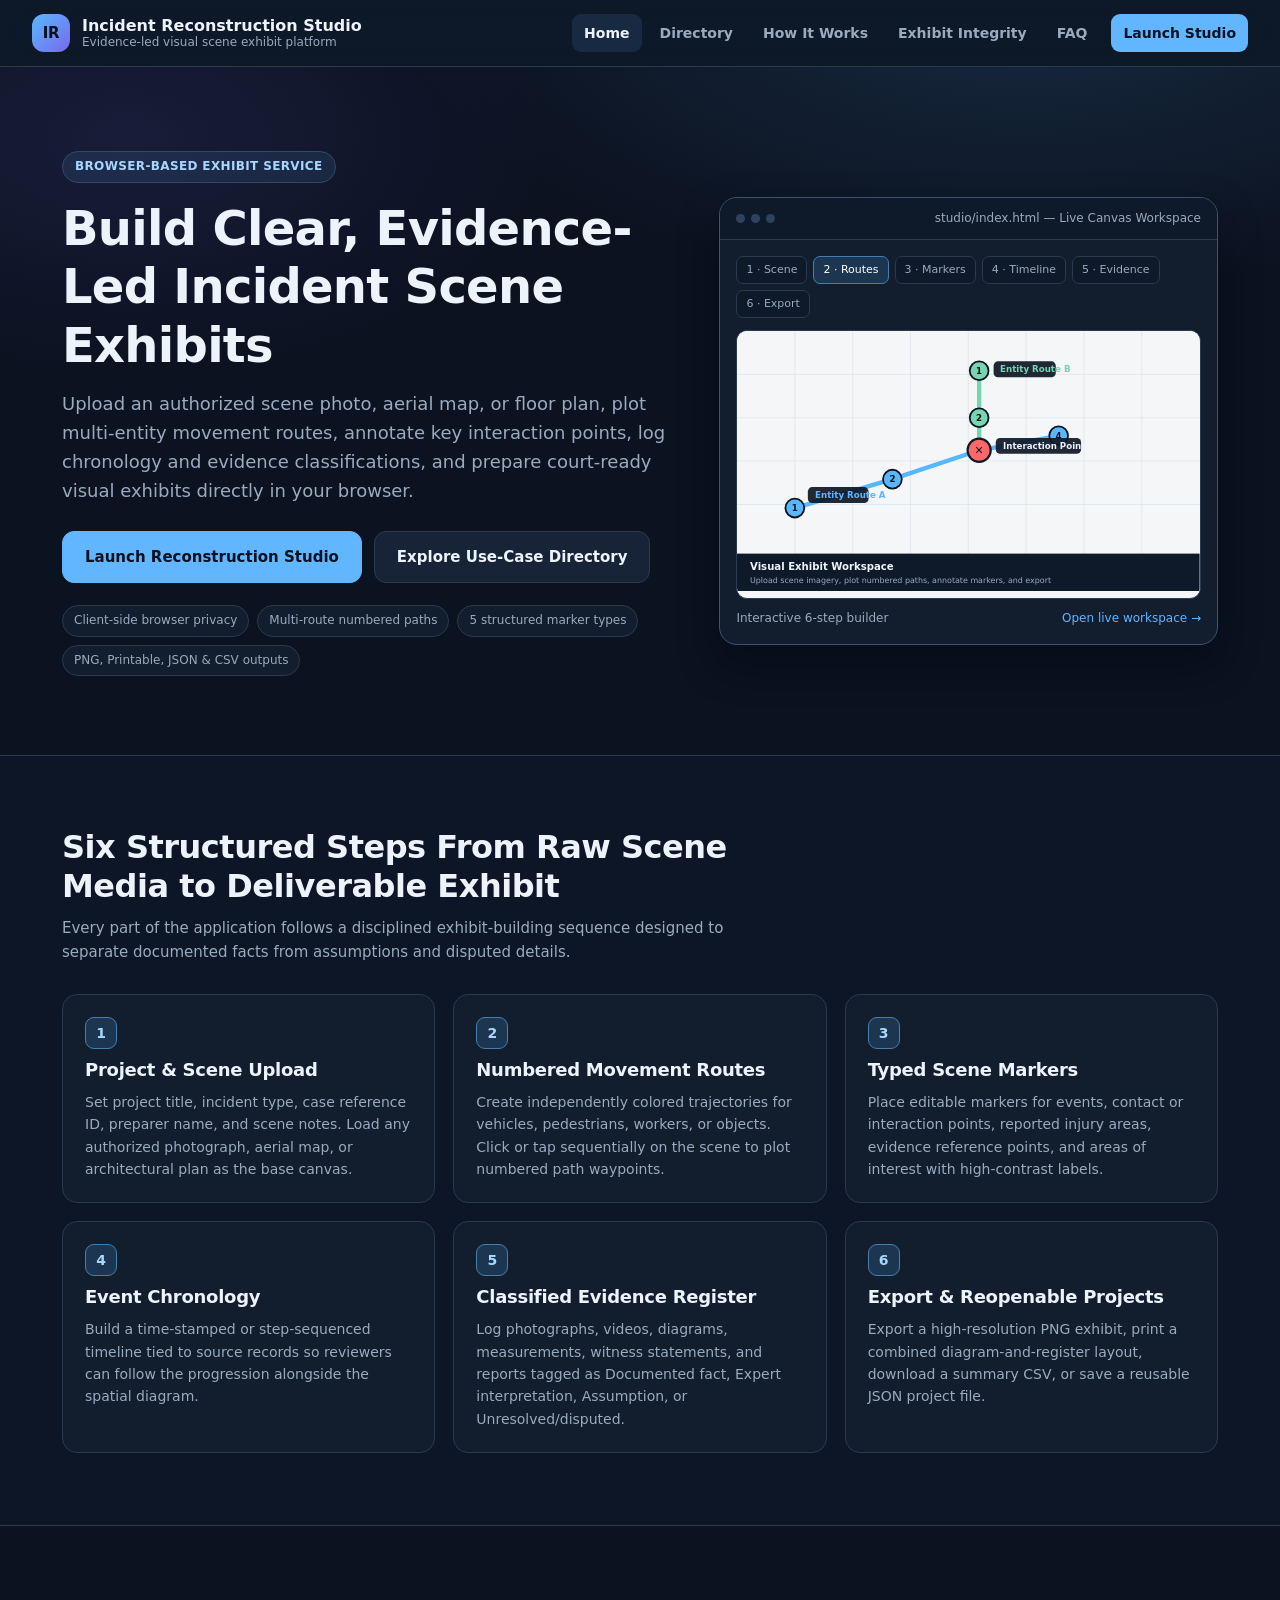
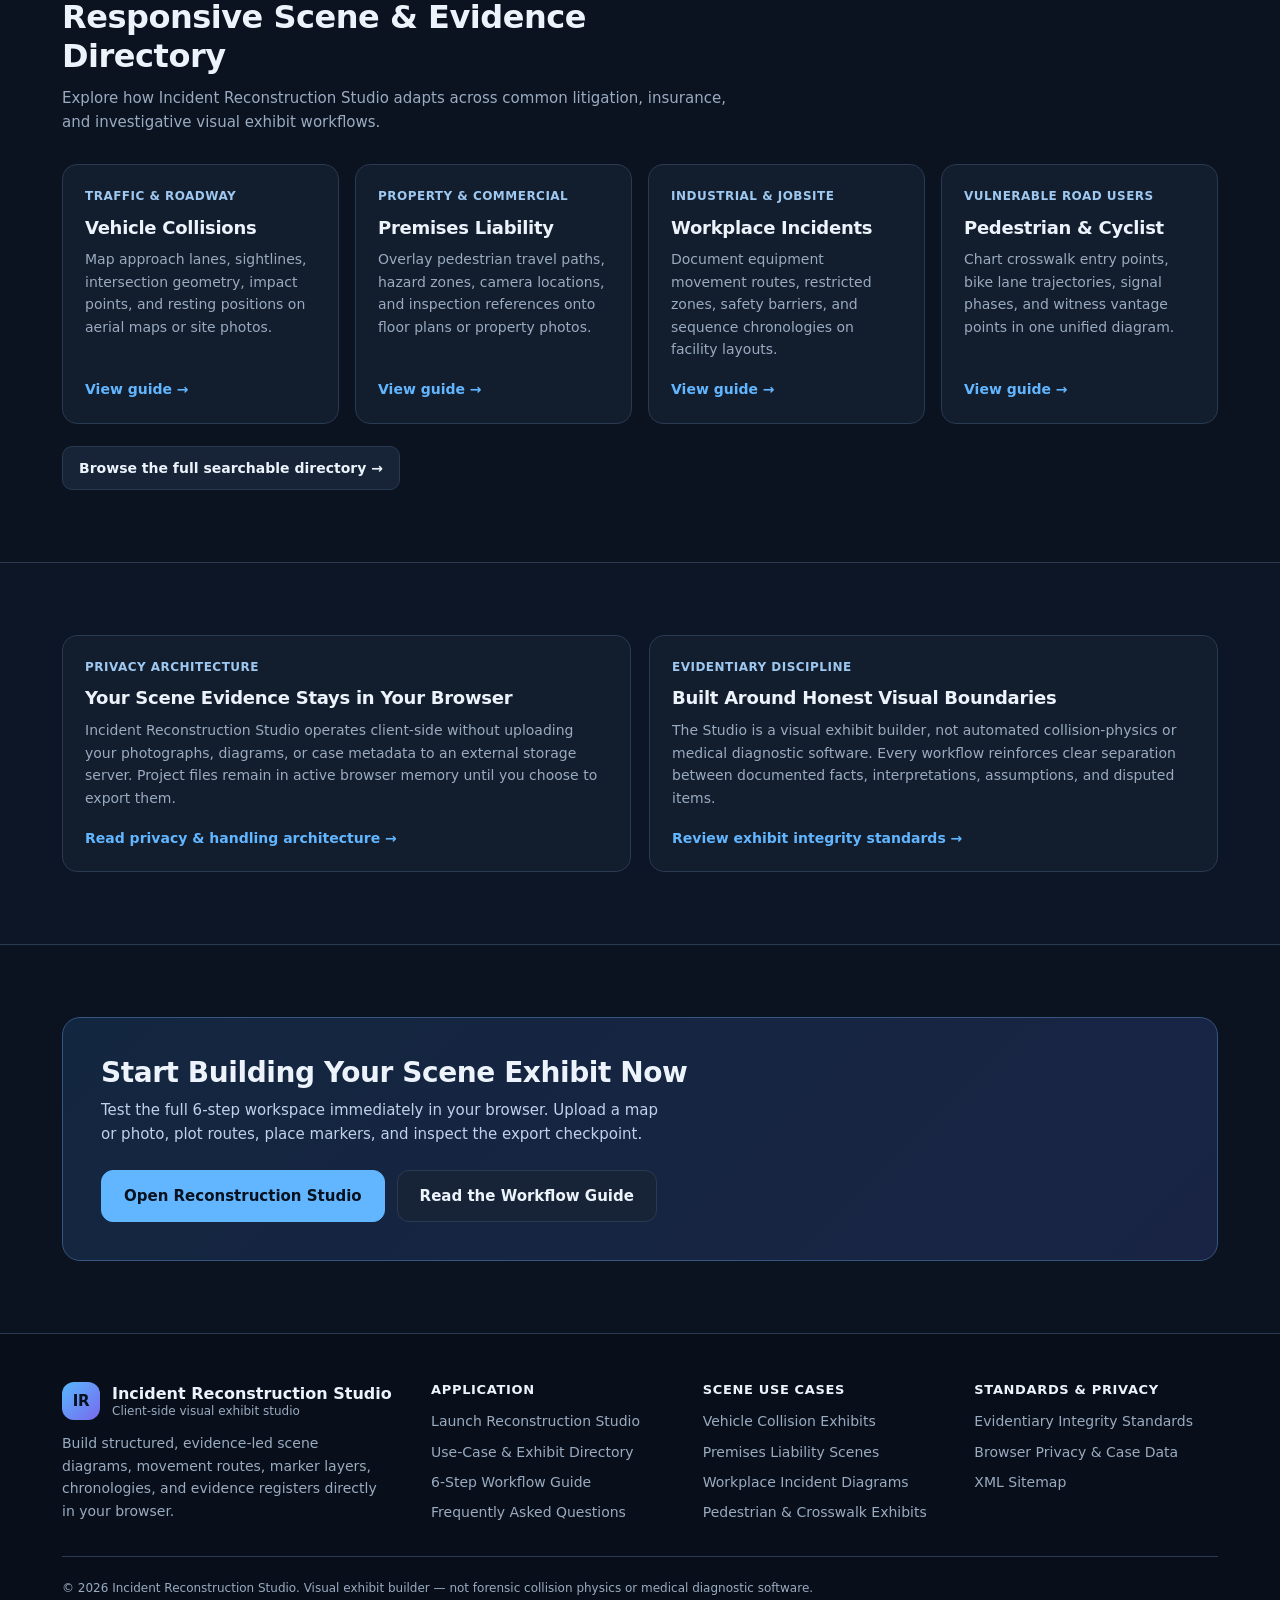
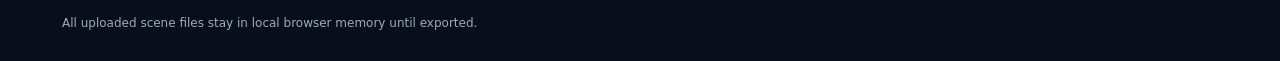
<file: incident-reconstruction-studio-github-v2/index.html>
<!doctype html>
<html lang="en">
<head>
  <meta charset="utf-8">
  <meta name="viewport" content="width=device-width, initial-scale=1">
  <meta name="theme-color" content="#101827">
  <title>Incident Reconstruction Studio | Evidence-Led Scene Exhibit Builder</title>
  <meta name="description" content="Build clear, evidence-led incident scene exhibits in your browser. Upload scene photos or maps, plot numbered movement routes, annotate markers, log chronologies, and export PNG, JSON, or CSV.">
  <meta name="robots" content="index, follow">
  <link rel="canonical" href="https://clearfaultlegal.com/">
  <meta property="og:site_name" content="Incident Reconstruction Studio">
  <meta property="og:title" content="Incident Reconstruction Studio | Evidence-Led Scene Exhibit Builder">
  <meta property="og:description" content="Build clear, evidence-led incident scene exhibits in your browser. Upload scene photos or maps, plot numbered movement routes, annotate markers, log chronologies, and export PNG, JSON, or CSV.">
  <meta property="og:type" content="website">
  <meta property="og:url" content="https://clearfaultlegal.com/">
  <meta name="twitter:card" content="summary_large_image">
  <meta name="twitter:title" content="Incident Reconstruction Studio | Evidence-Led Scene Exhibit Builder">
  <meta name="twitter:description" content="Build clear, evidence-led incident scene exhibits in your browser. Upload scene photos or maps, plot numbered movement routes, annotate markers, log chronologies, and export PNG, JSON, or CSV.">
  <link rel="stylesheet" href="assets/css/site.css">
  <script type="application/ld+json">
{
  "@context": "https://schema.org",
  "@type": "WebSite",
  "name": "Incident Reconstruction Studio",
  "url": "https://clearfaultlegal.com/",
  "description": "Responsive web platform and browser-based studio for building evidence-led incident scene exhibits, movement routes, chronologies, and evidence registers."
}
  </script>
  <script type="application/ld+json">
{
  "@context": "https://schema.org",
  "@type": "WebApplication",
  "name": "Incident Reconstruction Studio",
  "url": "https://clearfaultlegal.com/studio/index.html",
  "applicationCategory": "BusinessApplication",
  "operatingSystem": "Any (Modern Web Browser)",
  "description": "Client-side incident reconstruction exhibit studio for plotting movement routes, scene markers, event chronologies, and classified evidence registers with PNG, print, JSON, and CSV exports."
}
  </script>
</head>
<body>
  <a class="skip-link" href="#main-content">Skip to main content</a>
  <header class="site-header">
    <div class="header-inner">
      <a class="brand" href="index.html">
        <div class="logo" aria-hidden="true">IR</div>
        <div>
          <span class="brand-title">Incident Reconstruction Studio</span>
          <span class="brand-sub">Evidence-led visual scene exhibit platform</span>
        </div>
      </a>
      <button type="button" class="nav-toggle" data-nav-toggle aria-expanded="false" aria-controls="primaryNav">Menu</button>
      <nav id="primaryNav" class="site-nav" data-site-nav aria-label="Primary navigation">
        <a href="index.html" aria-current="page">Home</a>
        <a href="directory/index.html">Directory</a>
        <a href="guides/how-it-works.html">How It Works</a>
        <a href="guides/exhibit-standards.html">Exhibit Integrity</a>
        <a href="faq/index.html">FAQ</a>
        <a class="nav-cta" href="studio/index.html">Launch Studio</a>
      </nav>
    </div>
  </header>

  <main id="main-content">
    <section class="hero">
      <div class="container hero-grid">
        <div>
          <span class="eyebrow">Browser-Based Exhibit Service</span>
          <h1>Build Clear, Evidence-Led Incident Scene Exhibits</h1>
          <p class="hero-lead">Upload an authorized scene photo, aerial map, or floor plan, plot multi-entity movement routes, annotate key interaction points, log chronology and evidence classifications, and prepare court-ready visual exhibits directly in your browser.</p>
          <div class="cta-row">
            <a class="btn primary lg" href="studio/index.html">Launch Reconstruction Studio</a>
            <a class="btn lg" href="directory/index.html">Explore Use-Case Directory</a>
          </div>
          <ul class="pill-list" aria-label="Core platform capabilities">
            <li>Client-side browser privacy</li>
            <li>Multi-route numbered paths</li>
            <li>5 structured marker types</li>
            <li>PNG, Printable, JSON &amp; CSV outputs</li>
          </ul>
        </div>

        <div class="studio-preview" aria-label="Schematic illustration of the Incident Reconstruction Studio workspace">
          <div class="preview-bar">
            <div class="preview-dots" aria-hidden="true"><span></span><span></span><span></span></div>
            <span>studio/index.html — Live Canvas Workspace</span>
          </div>
          <div class="preview-body">
            <div class="preview-tabs" aria-hidden="true">
              <span>1 · Scene</span>
              <span class="active">2 · Routes</span>
              <span>3 · Markers</span>
              <span>4 · Timeline</span>
              <span>5 · Evidence</span>
              <span>6 · Export</span>
            </div>
            <div class="preview-svg-wrap">
              <svg viewBox="0 0 640 360" role="img" aria-label="Schematic preview showing two numbered vehicle routes and a contact point marker over a grid">
                <rect width="640" height="360" fill="#f4f6f8"/>
                <g stroke="#dce3e9" stroke-width="1">
                  <line x1="80" y1="0" x2="80" y2="308"/><line x1="160" y1="0" x2="160" y2="308"/>
                  <line x1="240" y1="0" x2="240" y2="308"/><line x1="320" y1="0" x2="320" y2="308"/>
                  <line x1="400" y1="0" x2="400" y2="308"/><line x1="480" y1="0" x2="480" y2="308"/>
                  <line x1="560" y1="0" x2="560" y2="308"/>
                  <line x1="0" y1="60" x2="640" y2="60"/><line x1="0" y1="120" x2="640" y2="120"/>
                  <line x1="0" y1="180" x2="640" y2="180"/><line x1="0" y1="240" x2="640" y2="240"/>
                </g>
                <!-- Route A -->
                <polyline points="80,245 215,205 335,165 445,145" fill="none" stroke="#58b8ff" stroke-width="6" stroke-linecap="round" stroke-linejoin="round"/>
                <circle cx="80" cy="245" r="13" fill="#58b8ff" stroke="#0b1220" stroke-width="2.5"/>
                <circle cx="215" cy="205" r="13" fill="#58b8ff" stroke="#0b1220" stroke-width="2.5"/>
                <circle cx="335" cy="165" r="13" fill="#58b8ff" stroke="#0b1220" stroke-width="2.5"/>
                <circle cx="445" cy="145" r="13" fill="#58b8ff" stroke="#0b1220" stroke-width="2.5"/>
                <g fill="#07111f" font-family="system-ui,sans-serif" font-size="12" font-weight="700" text-anchor="middle">
                  <text x="80" y="249">1</text><text x="215" y="209">2</text><text x="335" y="169">3</text><text x="445" y="149">4</text>
                </g>
                <!-- Route B -->
                <polyline points="335,55 335,120 335,165" fill="none" stroke="#75d6b0" stroke-width="6" stroke-linecap="round"/>
                <circle cx="335" cy="55" r="13" fill="#75d6b0" stroke="#0b1220" stroke-width="2.5"/>
                <circle cx="335" cy="120" r="13" fill="#75d6b0" stroke="#0b1220" stroke-width="2.5"/>
                <g fill="#07111f" font-family="system-ui,sans-serif" font-size="12" font-weight="700" text-anchor="middle">
                  <text x="335" y="59">1</text><text x="335" y="124">2</text>
                </g>
                <!-- Contact Marker -->
                <circle cx="335" cy="165" r="16" fill="#ff6868" stroke="#101827" stroke-width="3"/>
                <text x="335" y="170" fill="#0b1220" font-family="system-ui,sans-serif" font-size="15" font-weight="800" text-anchor="middle">&#10005;</text>
                <!-- Labels -->
                <rect x="98" y="216" width="84" height="22" rx="6" fill="#0b1220" fill-opacity="0.9"/>
                <text x="108" y="231" fill="#58b8ff" font-family="system-ui,sans-serif" font-size="12" font-weight="700">Entity Route A</text>
                <rect x="355" y="42" width="86" height="22" rx="6" fill="#0b1220" fill-opacity="0.9"/>
                <text x="364" y="57" fill="#75d6b0" font-family="system-ui,sans-serif" font-size="12" font-weight="700">Entity Route B</text>
                <rect x="358" y="148" width="118" height="22" rx="6" fill="#101827" fill-opacity="0.92"/>
                <text x="368" y="163" fill="#edf3fb" font-family="system-ui,sans-serif" font-size="12" font-weight="700">Interaction Point</text>
                <!-- Canvas Footer -->
                <rect x="0" y="308" width="640" height="52" fill="#0e1929"/>
                <text x="18" y="330" fill="#edf3fb" font-family="system-ui,sans-serif" font-size="14" font-weight="700">Visual Exhibit Workspace</text>
                <text x="18" y="348" fill="#9aabc0" font-family="system-ui,sans-serif" font-size="11">Upload scene imagery, plot numbered paths, annotate markers, and export</text>
              </svg>
            </div>
            <div class="preview-caption">
              <span>Interactive 6-step builder</span>
              <a href="studio/index.html">Open live workspace &rarr;</a>
            </div>
          </div>
        </div>
      </div>
    </section>

    <section class="section alt">
      <div class="container">
        <div class="section-header">
          <h2>Six Structured Steps From Raw Scene Media to Deliverable Exhibit</h2>
          <p>Every part of the application follows a disciplined exhibit-building sequence designed to separate documented facts from assumptions and disputed details.</p>
        </div>
        <div class="grid-3">
          <article class="card">
            <div class="step-badge">1</div>
            <h3>Project &amp; Scene Upload</h3>
            <p>Set project title, incident type, case reference ID, preparer name, and scene notes. Load any authorized photograph, aerial map, or architectural plan as the base canvas.</p>
          </article>
          <article class="card">
            <div class="step-badge">2</div>
            <h3>Numbered Movement Routes</h3>
            <p>Create independently colored trajectories for vehicles, pedestrians, workers, or objects. Click or tap sequentially on the scene to plot numbered path waypoints.</p>
          </article>
          <article class="card">
            <div class="step-badge">3</div>
            <h3>Typed Scene Markers</h3>
            <p>Place editable markers for events, contact or interaction points, reported injury areas, evidence reference points, and areas of interest with high-contrast labels.</p>
          </article>
          <article class="card">
            <div class="step-badge">4</div>
            <h3>Event Chronology</h3>
            <p>Build a time-stamped or step-sequenced timeline tied to source records so reviewers can follow the progression alongside the spatial diagram.</p>
          </article>
          <article class="card">
            <div class="step-badge">5</div>
            <h3>Classified Evidence Register</h3>
            <p>Log photographs, videos, diagrams, measurements, witness statements, and reports tagged as Documented fact, Expert interpretation, Assumption, or Unresolved/disputed.</p>
          </article>
          <article class="card">
            <div class="step-badge">6</div>
            <h3>Export &amp; Reopenable Projects</h3>
            <p>Export a high-resolution PNG exhibit, print a combined diagram-and-register layout, download a summary CSV, or save a reusable JSON project file.</p>
          </article>
        </div>
      </div>
    </section>

    <section class="section">
      <div class="container">
        <div class="section-header">
          <h2>Responsive Scene &amp; Evidence Directory</h2>
          <p>Explore how Incident Reconstruction Studio adapts across common litigation, insurance, and investigative visual exhibit workflows.</p>
        </div>
        <div class="grid-4">
          <article class="card interactive">
            <span class="card-meta">Traffic &amp; Roadway</span>
            <h3>Vehicle Collisions</h3>
            <p>Map approach lanes, sightlines, intersection geometry, impact points, and resting positions on aerial maps or site photos.</p>
            <a class="card-link" href="use-cases/vehicle-collisions.html">View guide &rarr;</a>
          </article>
          <article class="card interactive">
            <span class="card-meta">Property &amp; Commercial</span>
            <h3>Premises Liability</h3>
            <p>Overlay pedestrian travel paths, hazard zones, camera locations, and inspection references onto floor plans or property photos.</p>
            <a class="card-link" href="use-cases/premises-liability.html">View guide &rarr;</a>
          </article>
          <article class="card interactive">
            <span class="card-meta">Industrial &amp; Jobsite</span>
            <h3>Workplace Incidents</h3>
            <p>Document equipment movement routes, restricted zones, safety barriers, and sequence chronologies on facility layouts.</p>
            <a class="card-link" href="use-cases/workplace-incidents.html">View guide &rarr;</a>
          </article>
          <article class="card interactive">
            <span class="card-meta">Vulnerable Road Users</span>
            <h3>Pedestrian &amp; Cyclist</h3>
            <p>Chart crosswalk entry points, bike lane trajectories, signal phases, and witness vantage points in one unified diagram.</p>
            <a class="card-link" href="use-cases/pedestrian-bicycle.html">View guide &rarr;</a>
          </article>
        </div>
        <div style="margin-top:22px">
          <a class="btn" href="directory/index.html">Browse the full searchable directory &rarr;</a>
        </div>
      </div>
    </section>

    <section class="section alt">
      <div class="container">
        <div class="grid-2">
          <div class="card">
            <span class="card-meta">Privacy Architecture</span>
            <h3>Your Scene Evidence Stays in Your Browser</h3>
            <p>Incident Reconstruction Studio operates client-side without uploading your photographs, diagrams, or case metadata to an external storage server. Project files remain in active browser memory until you choose to export them.</p>
            <a class="card-link" href="guides/privacy-security.html">Read privacy &amp; handling architecture &rarr;</a>
          </div>
          <div class="card">
            <span class="card-meta">Evidentiary Discipline</span>
            <h3>Built Around Honest Visual Boundaries</h3>
            <p>The Studio is a visual exhibit builder, not automated collision-physics or medical diagnostic software. Every workflow reinforces clear separation between documented facts, interpretations, assumptions, and disputed items.</p>
            <a class="card-link" href="guides/exhibit-standards.html">Review exhibit integrity standards &rarr;</a>
          </div>
        </div>
      </div>
    </section>

    <section class="section">
      <div class="container">
        <div class="cta-banner">
          <div>
            <h2>Start Building Your Scene Exhibit Now</h2>
            <p>Test the full 6-step workspace immediately in your browser. Upload a map or photo, plot routes, place markers, and inspect the export checkpoint.</p>
          </div>
          <div class="cta-row">
            <a class="btn primary lg" href="studio/index.html">Open Reconstruction Studio</a>
            <a class="btn lg" href="guides/how-it-works.html">Read the Workflow Guide</a>
          </div>
        </div>
      </div>
    </section>

  </main>

  <footer class="site-footer">
    <div class="container">
      <div class="footer-grid">
        <div class="footer-col">
          <div class="brand" style="margin-bottom:12px">
            <div class="logo" aria-hidden="true">IR</div>
            <div>
              <span class="brand-title">Incident Reconstruction Studio</span>
              <span class="brand-sub">Client-side visual exhibit studio</span>
            </div>
          </div>
          <p style="margin:0;max-width:36ch">Build structured, evidence-led scene diagrams, movement routes, marker layers, chronologies, and evidence registers directly in your browser.</p>
        </div>
        <div class="footer-col">
          <h4>Application</h4>
          <ul>
            <li><a href="studio/index.html">Launch Reconstruction Studio</a></li>
            <li><a href="directory/index.html">Use-Case &amp; Exhibit Directory</a></li>
            <li><a href="guides/how-it-works.html">6-Step Workflow Guide</a></li>
            <li><a href="faq/index.html">Frequently Asked Questions</a></li>
          </ul>
        </div>
        <div class="footer-col">
          <h4>Scene Use Cases</h4>
          <ul>
            <li><a href="use-cases/vehicle-collisions.html">Vehicle Collision Exhibits</a></li>
            <li><a href="use-cases/premises-liability.html">Premises Liability Scenes</a></li>
            <li><a href="use-cases/workplace-incidents.html">Workplace Incident Diagrams</a></li>
            <li><a href="use-cases/pedestrian-bicycle.html">Pedestrian &amp; Crosswalk Exhibits</a></li>
          </ul>
        </div>
        <div class="footer-col">
          <h4>Standards &amp; Privacy</h4>
          <ul>
            <li><a href="guides/exhibit-standards.html">Evidentiary Integrity Standards</a></li>
            <li><a href="guides/privacy-security.html">Browser Privacy &amp; Case Data</a></li>
            <li><a href="sitemap.xml">XML Sitemap</a></li>
          </ul>
        </div>
      </div>
      <div class="footer-bottom">
        <span>&copy; 2026 Incident Reconstruction Studio. Visual exhibit builder — not forensic collision physics or medical diagnostic software.</span>
        <span>All uploaded scene files stay in local browser memory until exported.</span>
      </div>
    </div>
  </footer>
  <script src="assets/js/site.js" defer></script>
</body>
</html>
</file>
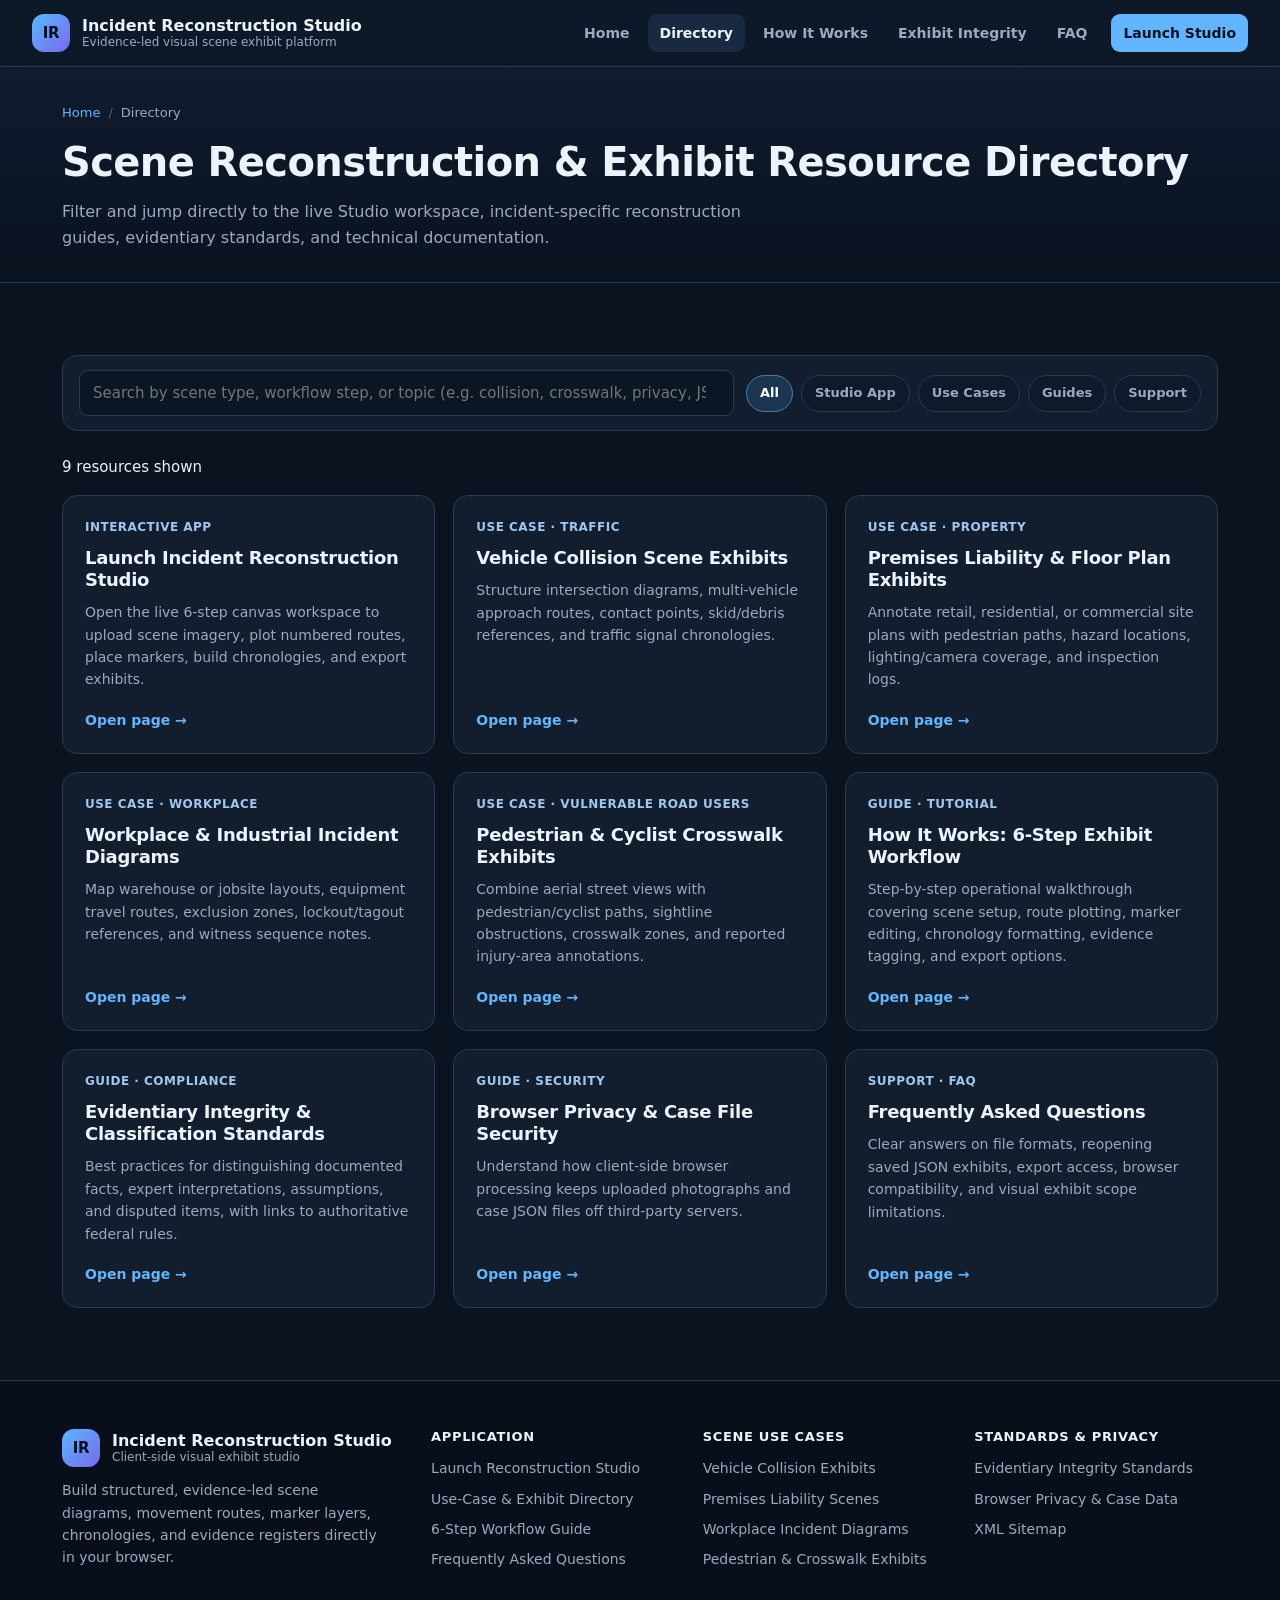
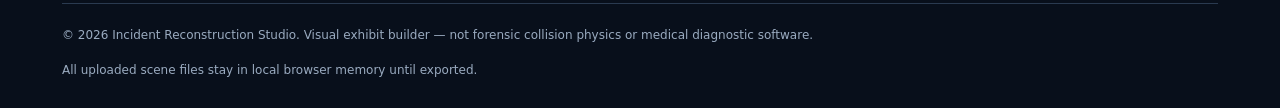
<file: incident-reconstruction-studio-github-v2/directory/index.html>
<!doctype html>
<html lang="en">
<head>
  <meta charset="utf-8">
  <meta name="viewport" content="width=device-width, initial-scale=1">
  <meta name="theme-color" content="#101827">
  <title>Resource & Use-Case Directory | Incident Reconstruction Studio</title>
  <meta name="description" content="Browse and filter incident scene exhibit resources: vehicle collisions, premises liability, workplace incidents, pedestrian exhibits, workflow guides, and the live Studio app.">
  <meta name="robots" content="index, follow">
  <link rel="canonical" href="https://clearfaultlegal.com/directory/index.html">
  <meta property="og:site_name" content="Incident Reconstruction Studio">
  <meta property="og:title" content="Resource & Use-Case Directory | Incident Reconstruction Studio">
  <meta property="og:description" content="Browse and filter incident scene exhibit resources: vehicle collisions, premises liability, workplace incidents, pedestrian exhibits, workflow guides, and the live Studio app.">
  <meta property="og:type" content="website">
  <meta property="og:url" content="https://clearfaultlegal.com/directory/index.html">
  <meta name="twitter:card" content="summary_large_image">
  <meta name="twitter:title" content="Resource & Use-Case Directory | Incident Reconstruction Studio">
  <meta name="twitter:description" content="Browse and filter incident scene exhibit resources: vehicle collisions, premises liability, workplace incidents, pedestrian exhibits, workflow guides, and the live Studio app.">
  <link rel="stylesheet" href="../assets/css/site.css">
  <script type="application/ld+json">
{
  "@context": "https://schema.org",
  "@type": "CollectionPage",
  "name": "Incident Reconstruction Studio Directory",
  "url": "https://clearfaultlegal.com/directory/index.html",
  "description": "Searchable directory of incident scene reconstruction use cases, exhibit standards, workflow guides, and the interactive Studio application.",
  "mainEntity": {
    "@type": "ItemList",
    "itemListElement": [
      {
        "@type": "ListItem",
        "position": 1,
        "name": "Launch Incident Reconstruction Studio",
        "url": "https://clearfaultlegal.com/studio/index.html"
      },
      {
        "@type": "ListItem",
        "position": 2,
        "name": "Vehicle Collision Scene Exhibits",
        "url": "https://clearfaultlegal.com/use-cases/vehicle-collisions.html"
      },
      {
        "@type": "ListItem",
        "position": 3,
        "name": "Premises Liability & Floor Plan Exhibits",
        "url": "https://clearfaultlegal.com/use-cases/premises-liability.html"
      },
      {
        "@type": "ListItem",
        "position": 4,
        "name": "Workplace & Industrial Incident Diagrams",
        "url": "https://clearfaultlegal.com/use-cases/workplace-incidents.html"
      },
      {
        "@type": "ListItem",
        "position": 5,
        "name": "Pedestrian & Cyclist Crosswalk Exhibits",
        "url": "https://clearfaultlegal.com/use-cases/pedestrian-bicycle.html"
      },
      {
        "@type": "ListItem",
        "position": 6,
        "name": "How It Works: 6-Step Exhibit Workflow",
        "url": "https://clearfaultlegal.com/guides/how-it-works.html"
      },
      {
        "@type": "ListItem",
        "position": 7,
        "name": "Evidentiary Integrity & Classification Standards",
        "url": "https://clearfaultlegal.com/guides/exhibit-standards.html"
      },
      {
        "@type": "ListItem",
        "position": 8,
        "name": "Browser Privacy & Case File Security",
        "url": "https://clearfaultlegal.com/guides/privacy-security.html"
      },
      {
        "@type": "ListItem",
        "position": 9,
        "name": "Frequently Asked Questions",
        "url": "https://clearfaultlegal.com/faq/index.html"
      }
    ]
  }
}
  </script>
  <script type="application/ld+json">
{
  "@context": "https://schema.org",
  "@type": "BreadcrumbList",
  "itemListElement": [
    {
      "@type": "ListItem",
      "position": 1,
      "name": "Home",
      "item": "https://clearfaultlegal.com/"
    },
    {
      "@type": "ListItem",
      "position": 2,
      "name": "Directory",
      "item": "https://clearfaultlegal.com/directory/index.html"
    }
  ]
}
  </script>
</head>
<body>
  <a class="skip-link" href="#main-content">Skip to main content</a>
  <header class="site-header">
    <div class="header-inner">
      <a class="brand" href="../index.html">
        <div class="logo" aria-hidden="true">IR</div>
        <div>
          <span class="brand-title">Incident Reconstruction Studio</span>
          <span class="brand-sub">Evidence-led visual scene exhibit platform</span>
        </div>
      </a>
      <button type="button" class="nav-toggle" data-nav-toggle aria-expanded="false" aria-controls="primaryNav">Menu</button>
      <nav id="primaryNav" class="site-nav" data-site-nav aria-label="Primary navigation">
        <a href="../index.html">Home</a>
        <a href="../directory/index.html" aria-current="page">Directory</a>
        <a href="../guides/how-it-works.html">How It Works</a>
        <a href="../guides/exhibit-standards.html">Exhibit Integrity</a>
        <a href="../faq/index.html">FAQ</a>
        <a class="nav-cta" href="../studio/index.html">Launch Studio</a>
      </nav>
    </div>
  </header>

  <main id="main-content">
    <section class="page-hero">
      <div class="container">
        <nav class="breadcrumbs" aria-label="Breadcrumb">
          <a href="../index.html">Home</a>
          <span aria-hidden="true">/</span>
          <span>Directory</span>
        </nav>
        <h1>Scene Reconstruction &amp; Exhibit Resource Directory</h1>
        <p>Filter and jump directly to the live Studio workspace, incident-specific reconstruction guides, evidentiary standards, and technical documentation.</p>
      </div>
    </section>

    <section class="section">
      <div class="container">
        <div class="directory-controls" role="region" aria-label="Directory search and filters">
          <div class="search-box">
            <label for="directorySearch" class="skip-link">Search directory resources</label>
            <input type="search" id="directorySearch" placeholder="Search by scene type, workflow step, or topic (e.g. collision, crosswalk, privacy, JSON)...">
          </div>
          <div class="filter-chips" role="group" aria-label="Category filters">
            <button type="button" class="chip active" data-filter-cat="all" aria-pressed="true">All</button>
            <button type="button" class="chip" data-filter-cat="tool" aria-pressed="false">Studio App</button>
            <button type="button" class="chip" data-filter-cat="use-case" aria-pressed="false">Use Cases</button>
            <button type="button" class="chip" data-filter-cat="guide" aria-pressed="false">Guides</button>
            <button type="button" class="chip" data-filter-cat="support" aria-pressed="false">Support</button>
          </div>
        </div>

        <p class="small" id="directoryCount" style="margin:0 0 16px"></p>

        <div class="grid-3">
          <article class="card interactive" data-dir-item data-category="tool" data-keywords="studio app tool canvas routes markers timeline evidence export png json csv">
            <span class="card-meta">Interactive App</span>
            <h3>Launch Incident Reconstruction Studio</h3>
            <p>Open the live 6-step canvas workspace to upload scene imagery, plot numbered routes, place markers, build chronologies, and export exhibits.</p>
            <a class="card-link" href="../studio/index.html">Open page &rarr;</a>
          </article>
          <article class="card interactive" data-dir-item data-category="use-case" data-keywords="vehicle collision car crash auto accident intersection traffic roadway lanes impact">
            <span class="card-meta">Use Case · Traffic</span>
            <h3>Vehicle Collision Scene Exhibits</h3>
            <p>Structure intersection diagrams, multi-vehicle approach routes, contact points, skid/debris references, and traffic signal chronologies.</p>
            <a class="card-link" href="../use-cases/vehicle-collisions.html">Open page &rarr;</a>
          </article>
          <article class="card interactive" data-dir-item data-category="use-case" data-keywords="premises liability slip fall property floor plan hazard store walkway stairs">
            <span class="card-meta">Use Case · Property</span>
            <h3>Premises Liability & Floor Plan Exhibits</h3>
            <p>Annotate retail, residential, or commercial site plans with pedestrian paths, hazard locations, lighting/camera coverage, and inspection logs.</p>
            <a class="card-link" href="../use-cases/premises-liability.html">Open page &rarr;</a>
          </article>
          <article class="card interactive" data-dir-item data-category="use-case" data-keywords="workplace industrial osha construction warehouse forklift jobsite safety incident">
            <span class="card-meta">Use Case · Workplace</span>
            <h3>Workplace & Industrial Incident Diagrams</h3>
            <p>Map warehouse or jobsite layouts, equipment travel routes, exclusion zones, lockout/tagout references, and witness sequence notes.</p>
            <a class="card-link" href="../use-cases/workplace-incidents.html">Open page &rarr;</a>
          </article>
          <article class="card interactive" data-dir-item data-category="use-case" data-keywords="pedestrian cyclist bicycle crosswalk bike lane visibility sightline sidewalk">
            <span class="card-meta">Use Case · Vulnerable Road Users</span>
            <h3>Pedestrian & Cyclist Crosswalk Exhibits</h3>
            <p>Combine aerial street views with pedestrian/cyclist paths, sightline obstructions, crosswalk zones, and reported injury-area annotations.</p>
            <a class="card-link" href="../use-cases/pedestrian-bicycle.html">Open page &rarr;</a>
          </article>
          <article class="card interactive" data-dir-item data-category="guide" data-keywords="how it works tutorial workflow steps guide instructions training">
            <span class="card-meta">Guide · Tutorial</span>
            <h3>How It Works: 6-Step Exhibit Workflow</h3>
            <p>Step-by-step operational walkthrough covering scene setup, route plotting, marker editing, chronology formatting, evidence tagging, and export options.</p>
            <a class="card-link" href="../guides/how-it-works.html">Open page &rarr;</a>
          </article>
          <article class="card interactive" data-dir-item data-category="guide" data-keywords="evidence standards admissibility fre rule 107 rule 901 court demonstrative exhibit">
            <span class="card-meta">Guide · Compliance</span>
            <h3>Evidentiary Integrity & Classification Standards</h3>
            <p>Best practices for distinguishing documented facts, expert interpretations, assumptions, and disputed items, with links to authoritative federal rules.</p>
            <a class="card-link" href="../guides/exhibit-standards.html">Open page &rarr;</a>
          </article>
          <article class="card interactive" data-dir-item data-category="guide" data-keywords="privacy security local browser client-side confidentiality json case files">
            <span class="card-meta">Guide · Security</span>
            <h3>Browser Privacy & Case File Security</h3>
            <p>Understand how client-side browser processing keeps uploaded photographs and case JSON files off third-party servers.</p>
            <a class="card-link" href="../guides/privacy-security.html">Open page &rarr;</a>
          </article>
          <article class="card interactive" data-dir-item data-category="support" data-keywords="faq questions help answers export pricing license formats browser mobile">
            <span class="card-meta">Support · FAQ</span>
            <h3>Frequently Asked Questions</h3>
            <p>Clear answers on file formats, reopening saved JSON exhibits, export access, browser compatibility, and visual exhibit scope limitations.</p>
            <a class="card-link" href="../faq/index.html">Open page &rarr;</a>
          </article>
        </div>

        <div id="directoryEmpty" class="empty hidden" style="margin-top:18px">No matching resources found. Clear your search filter to view all directory pages.</div>
      </div>
    </section>

  </main>

  <footer class="site-footer">
    <div class="container">
      <div class="footer-grid">
        <div class="footer-col">
          <div class="brand" style="margin-bottom:12px">
            <div class="logo" aria-hidden="true">IR</div>
            <div>
              <span class="brand-title">Incident Reconstruction Studio</span>
              <span class="brand-sub">Client-side visual exhibit studio</span>
            </div>
          </div>
          <p style="margin:0;max-width:36ch">Build structured, evidence-led scene diagrams, movement routes, marker layers, chronologies, and evidence registers directly in your browser.</p>
        </div>
        <div class="footer-col">
          <h4>Application</h4>
          <ul>
            <li><a href="../studio/index.html">Launch Reconstruction Studio</a></li>
            <li><a href="../directory/index.html">Use-Case &amp; Exhibit Directory</a></li>
            <li><a href="../guides/how-it-works.html">6-Step Workflow Guide</a></li>
            <li><a href="../faq/index.html">Frequently Asked Questions</a></li>
          </ul>
        </div>
        <div class="footer-col">
          <h4>Scene Use Cases</h4>
          <ul>
            <li><a href="../use-cases/vehicle-collisions.html">Vehicle Collision Exhibits</a></li>
            <li><a href="../use-cases/premises-liability.html">Premises Liability Scenes</a></li>
            <li><a href="../use-cases/workplace-incidents.html">Workplace Incident Diagrams</a></li>
            <li><a href="../use-cases/pedestrian-bicycle.html">Pedestrian &amp; Crosswalk Exhibits</a></li>
          </ul>
        </div>
        <div class="footer-col">
          <h4>Standards &amp; Privacy</h4>
          <ul>
            <li><a href="../guides/exhibit-standards.html">Evidentiary Integrity Standards</a></li>
            <li><a href="../guides/privacy-security.html">Browser Privacy &amp; Case Data</a></li>
            <li><a href="../sitemap.xml">XML Sitemap</a></li>
          </ul>
        </div>
      </div>
      <div class="footer-bottom">
        <span>&copy; 2026 Incident Reconstruction Studio. Visual exhibit builder — not forensic collision physics or medical diagnostic software.</span>
        <span>All uploaded scene files stay in local browser memory until exported.</span>
      </div>
    </div>
  </footer>
  <script src="../assets/js/site.js" defer></script>
</body>
</html>
</file>
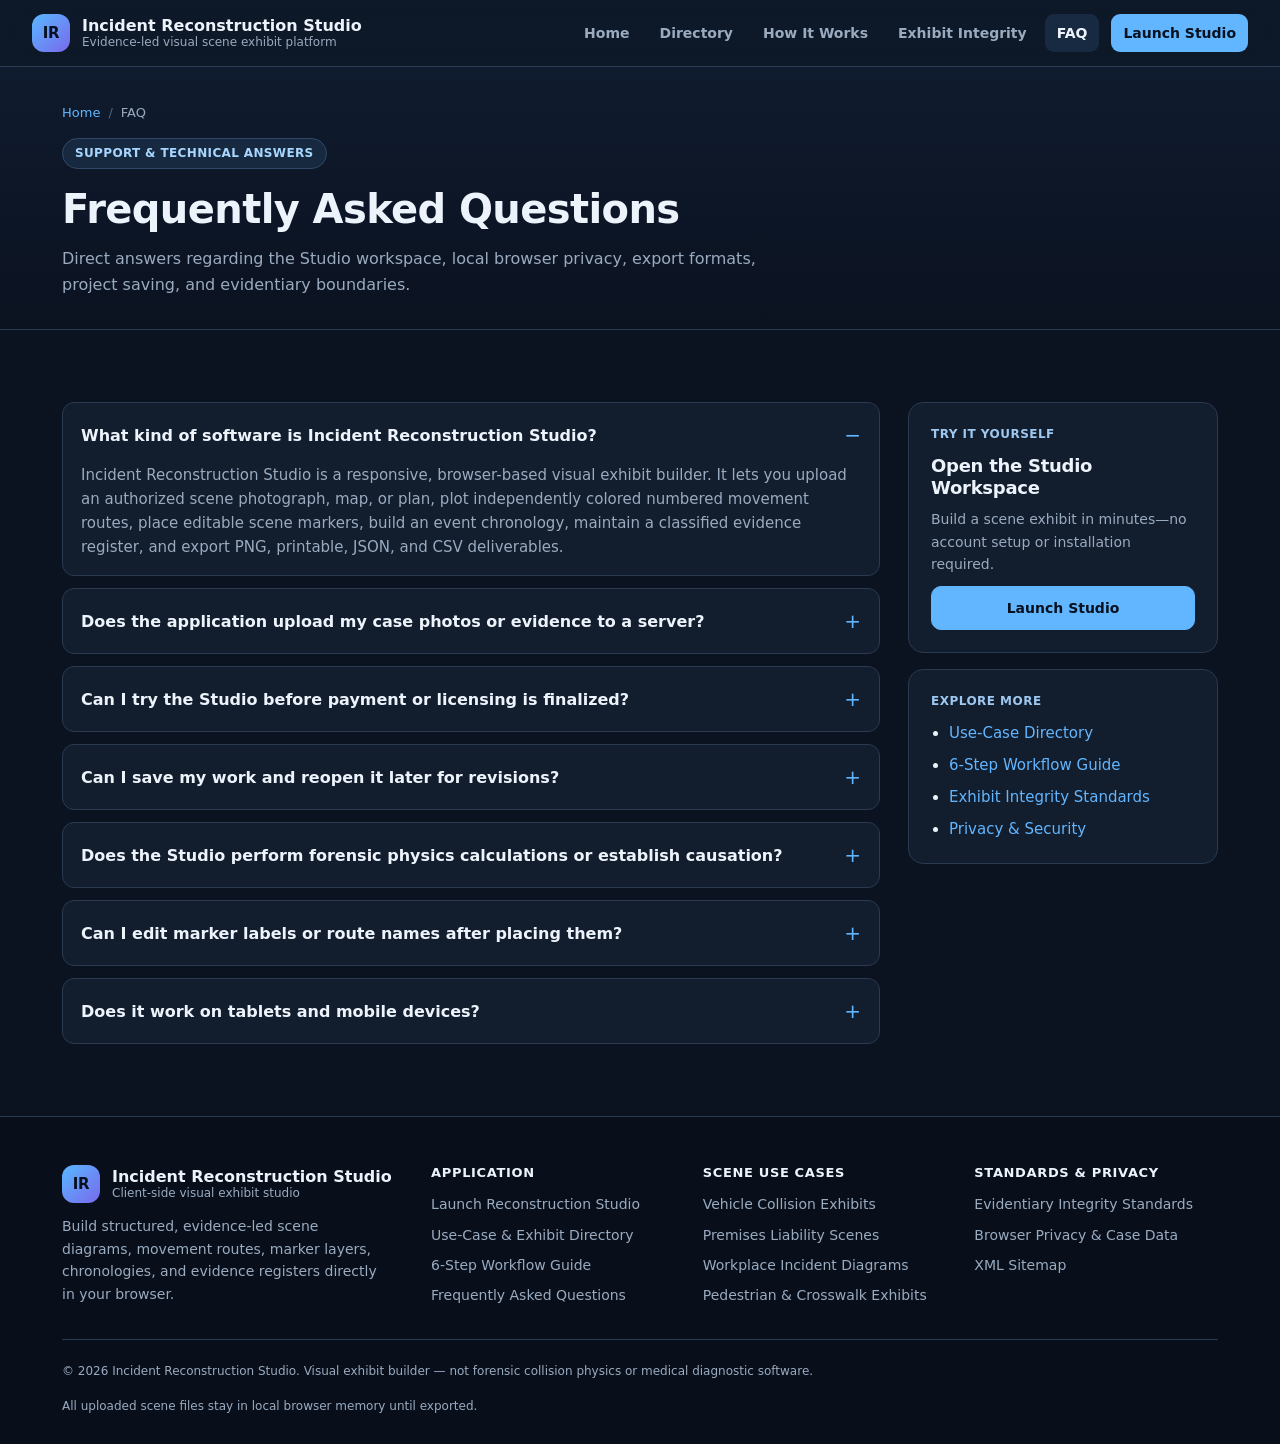
<file: incident-reconstruction-studio-github-v2/faq/index.html>
<!doctype html>
<html lang="en">
<head>
  <meta charset="utf-8">
  <meta name="viewport" content="width=device-width, initial-scale=1">
  <meta name="theme-color" content="#101827">
  <title>Frequently Asked Questions | Incident Reconstruction Studio</title>
  <meta name="description" content="Answers to common questions about Incident Reconstruction Studio: browser privacy, PNG/JSON/CSV exports, editing markers, mobile support, and exhibit limitations.">
  <meta name="robots" content="index, follow">
  <link rel="canonical" href="https://clearfaultlegal.com/faq/index.html">
  <meta property="og:site_name" content="Incident Reconstruction Studio">
  <meta property="og:title" content="Frequently Asked Questions | Incident Reconstruction Studio">
  <meta property="og:description" content="Answers to common questions about Incident Reconstruction Studio: browser privacy, PNG/JSON/CSV exports, editing markers, mobile support, and exhibit limitations.">
  <meta property="og:type" content="website">
  <meta property="og:url" content="https://clearfaultlegal.com/faq/index.html">
  <meta name="twitter:card" content="summary_large_image">
  <meta name="twitter:title" content="Frequently Asked Questions | Incident Reconstruction Studio">
  <meta name="twitter:description" content="Answers to common questions about Incident Reconstruction Studio: browser privacy, PNG/JSON/CSV exports, editing markers, mobile support, and exhibit limitations.">
  <link rel="stylesheet" href="../assets/css/site.css">
  <script type="application/ld+json">
{
  "@context": "https://schema.org",
  "@type": "FAQPage",
  "mainEntity": [
    {
      "@type": "Question",
      "name": "What kind of software is Incident Reconstruction Studio?",
      "acceptedAnswer": {
        "@type": "Answer",
        "text": "Incident Reconstruction Studio is a responsive, browser-based visual exhibit builder. It lets you upload an authorized scene photograph, map, or plan, plot independently colored numbered movement routes, place editable scene markers, build an event chronology, maintain a classified evidence register, and export PNG, printable, JSON, and CSV deliverables."
      }
    },
    {
      "@type": "Question",
      "name": "Does the application upload my case photos or evidence to a server?",
      "acceptedAnswer": {
        "@type": "Answer",
        "text": "No. The Studio runs entirely client-side in your browser. Uploaded scene imagery and project data stay in local browser page memory until you export them. You should store exported JSON, PNG, and CSV files using your organization's approved secure storage."
      }
    },
    {
      "@type": "Question",
      "name": "Can I try the Studio before payment or licensing is finalized?",
      "acceptedAnswer": {
        "@type": "Answer",
        "text": "Yes. You can use the full 6-step Studio workspace directly in your browser right now. Export actions route through an integrated Export Access Checkpoint designed to connect cleanly to a payment provider once commercial licensing is configured."
      }
    },
    {
      "@type": "Question",
      "name": "Can I save my work and reopen it later for revisions?",
      "acceptedAnswer": {
        "@type": "Answer",
        "text": "Yes. Use Save project or Download project JSON in Step 6 to save a self-contained JSON file (which includes your routes, markers, timeline, evidence register, and uploaded base image). Click Open project in the Studio toolbar anytime to reload and keep editing."
      }
    },
    {
      "@type": "Question",
      "name": "Does the Studio perform forensic physics calculations or establish causation?",
      "acceptedAnswer": {
        "@type": "Answer",
        "text": "No. It is an illustrative visual exhibit builder, not forensic collision dynamics or medical diagnostic software. All geometry, routes, labels, and chronology entries are user-entered visualizations. Technical conclusions should always be reviewed by appropriately qualified experts."
      }
    },
    {
      "@type": "Question",
      "name": "Can I edit marker labels or route names after placing them?",
      "acceptedAnswer": {
        "@type": "Answer",
        "text": "Yes. Both the Routes panel and Markers panel in the Studio sidebar include Edit buttons so you can update labels, names, and source descriptions without deleting and recreating points."
      }
    },
    {
      "@type": "Question",
      "name": "Does it work on tablets and mobile devices?",
      "acceptedAnswer": {
        "@type": "Answer",
        "text": "Yes. Both the multi-page website and the Studio workspace use a responsive layout that adapts to desktop, tablet, and mobile viewports, supporting tap-to-place points and touch-friendly controls."
      }
    }
  ]
}
  </script>
  <script type="application/ld+json">
{
  "@context": "https://schema.org",
  "@type": "BreadcrumbList",
  "itemListElement": [
    {
      "@type": "ListItem",
      "position": 1,
      "name": "Home",
      "item": "https://clearfaultlegal.com/"
    },
    {
      "@type": "ListItem",
      "position": 2,
      "name": "FAQ",
      "item": "https://clearfaultlegal.com/faq/index.html"
    }
  ]
}
  </script>
</head>
<body>
  <a class="skip-link" href="#main-content">Skip to main content</a>
  <header class="site-header">
    <div class="header-inner">
      <a class="brand" href="../index.html">
        <div class="logo" aria-hidden="true">IR</div>
        <div>
          <span class="brand-title">Incident Reconstruction Studio</span>
          <span class="brand-sub">Evidence-led visual scene exhibit platform</span>
        </div>
      </a>
      <button type="button" class="nav-toggle" data-nav-toggle aria-expanded="false" aria-controls="primaryNav">Menu</button>
      <nav id="primaryNav" class="site-nav" data-site-nav aria-label="Primary navigation">
        <a href="../index.html">Home</a>
        <a href="../directory/index.html">Directory</a>
        <a href="../guides/how-it-works.html">How It Works</a>
        <a href="../guides/exhibit-standards.html">Exhibit Integrity</a>
        <a href="../faq/index.html" aria-current="page">FAQ</a>
        <a class="nav-cta" href="../studio/index.html">Launch Studio</a>
      </nav>
    </div>
  </header>

  <main id="main-content">
    <section class="page-hero">
      <div class="container">
        <nav class="breadcrumbs" aria-label="Breadcrumb">
          <a href="../index.html">Home</a>
          <span aria-hidden="true">/</span>
          <span>FAQ</span>
        </nav>
        <span class="eyebrow">Support &amp; Technical Answers</span>
        <h1>Frequently Asked Questions</h1>
        <p>Direct answers regarding the Studio workspace, local browser privacy, export formats, project saving, and evidentiary boundaries.</p>
      </div>
    </section>

    <section class="section">
      <div class="container content-layout">
        <div class="faq-list">
          <details class="faq-item" open>
            <summary>What kind of software is Incident Reconstruction Studio?</summary>
            <p>Incident Reconstruction Studio is a responsive, browser-based visual exhibit builder. It lets you upload an authorized scene photograph, map, or plan, plot independently colored numbered movement routes, place editable scene markers, build an event chronology, maintain a classified evidence register, and export PNG, printable, JSON, and CSV deliverables.</p>
          </details>
          <details class="faq-item">
            <summary>Does the application upload my case photos or evidence to a server?</summary>
            <p>No. The Studio runs entirely client-side in your browser. Uploaded scene imagery and project data stay in local browser page memory until you export them. You should store exported JSON, PNG, and CSV files using your organization's approved secure storage.</p>
          </details>
          <details class="faq-item">
            <summary>Can I try the Studio before payment or licensing is finalized?</summary>
            <p>Yes. You can use the full 6-step Studio workspace directly in your browser right now. Export actions route through an integrated Export Access Checkpoint designed to connect cleanly to a payment provider once commercial licensing is configured.</p>
          </details>
          <details class="faq-item">
            <summary>Can I save my work and reopen it later for revisions?</summary>
            <p>Yes. Use Save project or Download project JSON in Step 6 to save a self-contained JSON file (which includes your routes, markers, timeline, evidence register, and uploaded base image). Click Open project in the Studio toolbar anytime to reload and keep editing.</p>
          </details>
          <details class="faq-item">
            <summary>Does the Studio perform forensic physics calculations or establish causation?</summary>
            <p>No. It is an illustrative visual exhibit builder, not forensic collision dynamics or medical diagnostic software. All geometry, routes, labels, and chronology entries are user-entered visualizations. Technical conclusions should always be reviewed by appropriately qualified experts.</p>
          </details>
          <details class="faq-item">
            <summary>Can I edit marker labels or route names after placing them?</summary>
            <p>Yes. Both the Routes panel and Markers panel in the Studio sidebar include Edit buttons so you can update labels, names, and source descriptions without deleting and recreating points.</p>
          </details>
          <details class="faq-item">
            <summary>Does it work on tablets and mobile devices?</summary>
            <p>Yes. Both the multi-page website and the Studio workspace use a responsive layout that adapts to desktop, tablet, and mobile viewports, supporting tap-to-place points and touch-friendly controls.</p>
          </details>
        </div>

        <aside class="sticky-aside">
          <div class="card">
            <span class="card-meta">Try It Yourself</span>
            <h3>Open the Studio Workspace</h3>
            <p>Build a scene exhibit in minutes—no account setup or installation required.</p>
            <a class="btn primary" href="../studio/index.html">Launch Studio</a>
          </div>
          <div class="card">
            <span class="card-meta">Explore More</span>
            <ul style="margin:0;padding-left:18px;display:grid;gap:8px">
              <li><a href="../directory/index.html">Use-Case Directory</a></li>
              <li><a href="../guides/how-it-works.html">6-Step Workflow Guide</a></li>
              <li><a href="../guides/exhibit-standards.html">Exhibit Integrity Standards</a></li>
              <li><a href="../guides/privacy-security.html">Privacy &amp; Security</a></li>
            </ul>
          </div>
        </aside>
      </div>
    </section>

  </main>

  <footer class="site-footer">
    <div class="container">
      <div class="footer-grid">
        <div class="footer-col">
          <div class="brand" style="margin-bottom:12px">
            <div class="logo" aria-hidden="true">IR</div>
            <div>
              <span class="brand-title">Incident Reconstruction Studio</span>
              <span class="brand-sub">Client-side visual exhibit studio</span>
            </div>
          </div>
          <p style="margin:0;max-width:36ch">Build structured, evidence-led scene diagrams, movement routes, marker layers, chronologies, and evidence registers directly in your browser.</p>
        </div>
        <div class="footer-col">
          <h4>Application</h4>
          <ul>
            <li><a href="../studio/index.html">Launch Reconstruction Studio</a></li>
            <li><a href="../directory/index.html">Use-Case &amp; Exhibit Directory</a></li>
            <li><a href="../guides/how-it-works.html">6-Step Workflow Guide</a></li>
            <li><a href="../faq/index.html">Frequently Asked Questions</a></li>
          </ul>
        </div>
        <div class="footer-col">
          <h4>Scene Use Cases</h4>
          <ul>
            <li><a href="../use-cases/vehicle-collisions.html">Vehicle Collision Exhibits</a></li>
            <li><a href="../use-cases/premises-liability.html">Premises Liability Scenes</a></li>
            <li><a href="../use-cases/workplace-incidents.html">Workplace Incident Diagrams</a></li>
            <li><a href="../use-cases/pedestrian-bicycle.html">Pedestrian &amp; Crosswalk Exhibits</a></li>
          </ul>
        </div>
        <div class="footer-col">
          <h4>Standards &amp; Privacy</h4>
          <ul>
            <li><a href="../guides/exhibit-standards.html">Evidentiary Integrity Standards</a></li>
            <li><a href="../guides/privacy-security.html">Browser Privacy &amp; Case Data</a></li>
            <li><a href="../sitemap.xml">XML Sitemap</a></li>
          </ul>
        </div>
      </div>
      <div class="footer-bottom">
        <span>&copy; 2026 Incident Reconstruction Studio. Visual exhibit builder — not forensic collision physics or medical diagnostic software.</span>
        <span>All uploaded scene files stay in local browser memory until exported.</span>
      </div>
    </div>
  </footer>
  <script src="../assets/js/site.js" defer></script>
</body>
</html>
</file>
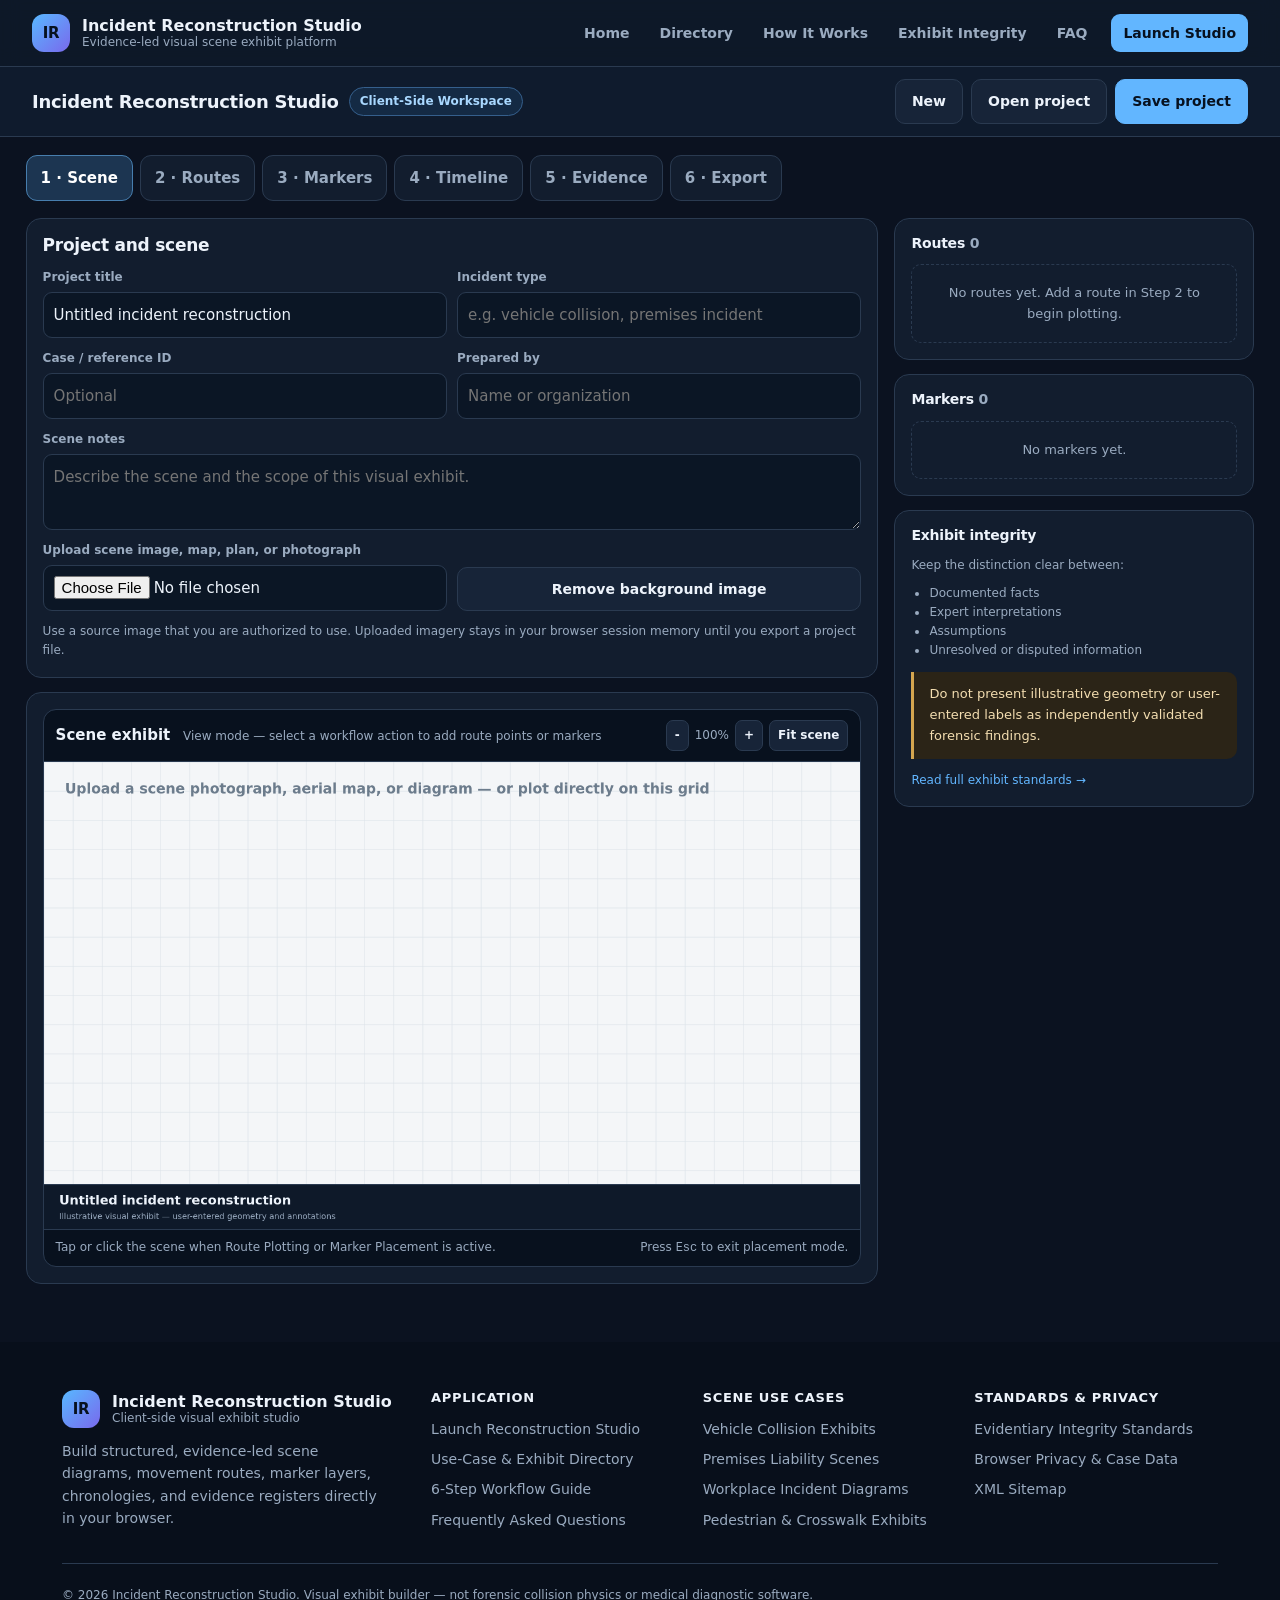
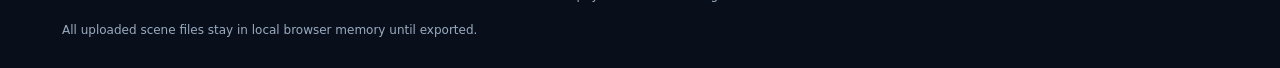
<file: incident-reconstruction-studio-github-v2/studio/index.html>
<!doctype html>
<html lang="en">
<head>
  <meta charset="utf-8">
  <meta name="viewport" content="width=device-width, initial-scale=1">
  <meta name="theme-color" content="#101827">
  <title>Studio Workspace | Incident Reconstruction Studio</title>
  <meta name="description" content="Launch the browser-based Incident Reconstruction Studio. Upload scene imagery, plot numbered routes, add markers, record timelines and evidence registers, and export exhibits.">
  <meta name="robots" content="index, follow">
  <link rel="canonical" href="https://clearfaultlegal.com/studio/index.html">
  <meta property="og:site_name" content="Incident Reconstruction Studio">
  <meta property="og:title" content="Studio Workspace | Incident Reconstruction Studio">
  <meta property="og:description" content="Launch the browser-based Incident Reconstruction Studio. Upload scene imagery, plot numbered routes, add markers, record timelines and evidence registers, and export exhibits.">
  <meta property="og:type" content="website">
  <meta property="og:url" content="https://clearfaultlegal.com/studio/index.html">
  <meta name="twitter:card" content="summary_large_image">
  <meta name="twitter:title" content="Studio Workspace | Incident Reconstruction Studio">
  <meta name="twitter:description" content="Launch the browser-based Incident Reconstruction Studio. Upload scene imagery, plot numbered routes, add markers, record timelines and evidence registers, and export exhibits.">
  <link rel="stylesheet" href="../assets/css/site.css">
  <link rel="stylesheet" href="../assets/css/studio.css">
  <script type="application/ld+json">
{
  "@context": "https://schema.org",
  "@type": "SoftwareApplication",
  "name": "Incident Reconstruction Studio",
  "url": "https://clearfaultlegal.com/studio/index.html",
  "applicationCategory": "DesignApplication",
  "operatingSystem": "Web Browser",
  "featureList": [
    "Upload scene photo, map, or plan",
    "Plot independently colored numbered movement routes",
    "Place and edit typed scene markers",
    "Build event chronology",
    "Maintain classified evidence register",
    "Export PNG, print exhibit, download JSON project, export summary CSV"
  ]
}
  </script>
  <script type="application/ld+json">
{
  "@context": "https://schema.org",
  "@type": "BreadcrumbList",
  "itemListElement": [
    {
      "@type": "ListItem",
      "position": 1,
      "name": "Home",
      "item": "https://clearfaultlegal.com/"
    },
    {
      "@type": "ListItem",
      "position": 2,
      "name": "Studio",
      "item": "https://clearfaultlegal.com/studio/index.html"
    }
  ]
}
  </script>
</head>
<body>
  <a class="skip-link" href="#main-content">Skip to main content</a>
  <header class="site-header">
    <div class="header-inner">
      <a class="brand" href="../index.html">
        <div class="logo" aria-hidden="true">IR</div>
        <div>
          <span class="brand-title">Incident Reconstruction Studio</span>
          <span class="brand-sub">Evidence-led visual scene exhibit platform</span>
        </div>
      </a>
      <button type="button" class="nav-toggle" data-nav-toggle aria-expanded="false" aria-controls="primaryNav">Menu</button>
      <nav id="primaryNav" class="site-nav" data-site-nav aria-label="Primary navigation">
        <a href="../index.html">Home</a>
        <a href="../directory/index.html">Directory</a>
        <a href="../guides/how-it-works.html">How It Works</a>
        <a href="../guides/exhibit-standards.html">Exhibit Integrity</a>
        <a href="../faq/index.html">FAQ</a>
        <a class="nav-cta" href="../studio/index.html" aria-current="page">Launch Studio</a>
      </nav>
    </div>
  </header>

  <main id="main-content">
    <div class="studio-toolbar">
      <div class="studio-toolbar-inner">
        <div class="studio-title-bar">
          <h1>Incident Reconstruction Studio</h1>
          <span class="status-pill">Client-Side Workspace</span>
        </div>
        <div class="header-actions">
          <button type="button" class="btn" id="newProject">New</button>
          <button type="button" class="btn" id="importBtn">Open project</button>
          <button type="button" class="btn primary" id="saveBtn">Save project</button>
          <input type="file" id="projectFile" accept=".json,application/json" class="hidden">
        </div>
      </div>
    </div>

    <div class="app">
      <div class="tabs" role="tablist" aria-label="Exhibit creation steps">
        <button type="button" class="tab active" role="tab" aria-selected="true" aria-controls="tab-scene" data-tab="scene">1 · Scene</button>
        <button type="button" class="tab" role="tab" aria-selected="false" aria-controls="tab-routes" data-tab="routes">2 · Routes</button>
        <button type="button" class="tab" role="tab" aria-selected="false" aria-controls="tab-markers" data-tab="markers">3 · Markers</button>
        <button type="button" class="tab" role="tab" aria-selected="false" aria-controls="tab-timeline" data-tab="timeline">4 · Timeline</button>
        <button type="button" class="tab" role="tab" aria-selected="false" aria-controls="tab-evidence" data-tab="evidence">5 · Evidence</button>
        <button type="button" class="tab" role="tab" aria-selected="false" aria-controls="tab-export" data-tab="export">6 · Export</button>
      </div>

      <div class="workspace">
        <section aria-label="Exhibit editor and scene canvas">
          <div class="panel tab-panel" id="tab-scene" role="tabpanel">
            <h2>Project and scene</h2>
            <div class="grid2">
              <div class="field"><label for="projectTitle">Project title</label><input id="projectTitle" value="Untitled incident reconstruction"></div>
              <div class="field"><label for="incidentType">Incident type</label><input id="incidentType" placeholder="e.g. vehicle collision, premises incident"></div>
            </div>
            <div class="grid2">
              <div class="field"><label for="caseId">Case / reference ID</label><input id="caseId" placeholder="Optional"></div>
              <div class="field"><label for="preparedBy">Prepared by</label><input id="preparedBy" placeholder="Name or organization"></div>
            </div>
            <div class="field"><label for="sceneNotes">Scene notes</label><textarea id="sceneNotes" placeholder="Describe the scene and the scope of this visual exhibit."></textarea></div>
            <div class="grid2">
              <div class="field"><label for="sceneImage">Upload scene image, map, plan, or photograph</label><input type="file" id="sceneImage" accept="image/*"></div>
              <div class="field" style="align-content:end"><button type="button" class="btn" id="clearImage">Remove background image</button></div>
            </div>
            <div class="small">Use a source image that you are authorized to use. Uploaded imagery stays in your browser session memory until you export a project file.</div>
          </div>

          <div class="panel tab-panel hidden" id="tab-routes" role="tabpanel">
            <h2>Movement routes</h2>
            <p class="muted small">Create any number of routes for people, vehicles, or objects. Add or select a route, enable plotting mode, then click or tap the scene to place numbered waypoints in sequence.</p>
            <div class="grid2">
              <div class="field"><label for="routeName">Route name</label><input id="routeName" placeholder="e.g. Vehicle A"></div>
              <div class="field"><label for="routeColor">Route color</label><input id="routeColor" type="color" value="#58b8ff"></div>
            </div>
            <div class="field"><label for="routeDescription">Entity / description</label><input id="routeDescription" placeholder="Optional description"></div>
            <div class="btn-row">
              <button type="button" class="btn primary" id="addRoute">Add route &amp; start plotting</button>
            </div>
            <div class="field" style="margin-top:15px"><label for="activeRoute">Active route</label><select id="activeRoute"></select></div>
            <div class="btn-row">
              <button type="button" class="btn primary" id="routeMode" disabled>Plot points on scene</button>
              <button type="button" class="btn" id="undoPoint" disabled>Undo last route point</button>
            </div>
          </div>

          <div class="panel tab-panel hidden" id="tab-markers" role="tabpanel">
            <h2>Scene markers and annotations</h2>
            <p class="muted small">Choose a marker type, activate placement mode, and click or tap the scene. Use the Edit button in the marker list to revise labels or source notes at any time.</p>
            <div class="grid2">
              <div class="field">
                <label for="markerType">Marker type</label>
                <select id="markerType">
                  <option value="event">Event / occurrence</option>
                  <option value="contact">Contact / interaction point</option>
                  <option value="injury">Reported injury area</option>
                  <option value="reference">Reference / evidence point</option>
                  <option value="interest">Area of interest</option>
                </select>
              </div>
              <div class="field"><label for="markerLabel">Marker label</label><input id="markerLabel" placeholder="e.g. Point A"></div>
            </div>
            <div class="field"><label for="markerDescription">Description / source note</label><input id="markerDescription" placeholder="What does this marker represent?"></div>
            <button type="button" class="btn primary" id="markerMode">Place marker on scene</button>
            <div class="notice" style="margin-top:13px">Injury-area symbols are illustrative annotations only. They do not establish a diagnosis, injury boundary, mechanism, or medical conclusion.</div>
          </div>

          <div class="panel tab-panel hidden" id="tab-timeline" role="tabpanel">
            <h2>Event chronology</h2>
            <div class="grid2">
              <div class="field"><label for="eventTime">Time / sequence</label><input id="eventTime" placeholder="e.g. 00:12 or Step 2"></div>
              <div class="field"><label for="eventTitle">Event title</label><input id="eventTitle" placeholder="Short event label"></div>
            </div>
            <div class="field"><label for="eventDescription">Event description</label><textarea id="eventDescription" placeholder="Describe what the source material documents."></textarea></div>
            <button type="button" class="btn primary" id="addEvent">Add timeline event</button>
            <div id="timelineList" class="list" style="margin-top:13px"></div>
          </div>

          <div class="panel tab-panel hidden" id="tab-evidence" role="tabpanel">
            <h2>Evidence register</h2>
            <div class="grid2">
              <div class="field"><label for="evidenceId">Evidence ID</label><input id="evidenceId" placeholder="E-01"></div>
              <div class="field">
                <label for="evidenceType">Evidence type</label>
                <select id="evidenceType">
                  <option>Photograph</option>
                  <option>Video</option>
                  <option>Diagram / plan</option>
                  <option>Measurement</option>
                  <option>Witness statement</option>
                  <option>Report</option>
                  <option>Other</option>
                </select>
              </div>
            </div>
            <div class="field"><label for="evidenceDescription">Description / source</label><input id="evidenceDescription" placeholder="Source, date, page, file name"></div>
            <div class="field">
              <label for="evidenceClass">Classification</label>
              <select id="evidenceClass">
                <option>Documented fact</option>
                <option>Expert interpretation</option>
                <option>Assumption</option>
                <option>Unresolved / disputed</option>
              </select>
            </div>
            <button type="button" class="btn primary" id="addEvidence">Add evidence item</button>
            <div id="evidenceList" class="list" style="margin-top:13px"></div>
          </div>

          <div class="panel tab-panel hidden" id="tab-export" role="tabpanel">
            <h2>Review and export</h2>
            <p class="muted small">Review your scene exhibit, routes, markers, chronology, and evidence register before exporting. All downloads route through the exhibit export checkpoint.</p>
            <div class="grid2">
              <button type="button" class="btn primary" id="exportPng">Export scene as PNG</button>
              <button type="button" class="btn" id="printBtn">Print exhibit &amp; register</button>
              <button type="button" class="btn" id="exportJson">Download project JSON</button>
              <button type="button" class="btn" id="exportReport">Download summary CSV</button>
            </div>
            <div class="notice" style="margin-top:15px">This application creates visual exhibits from user-entered information. It does not independently verify evidence, calculate collision dynamics, determine causation, or provide expert opinions. Have technical conclusions reviewed by appropriately qualified professionals.</div>
          </div>

          <div class="panel">
            <div class="canvas-wrap">
              <div class="canvas-top">
                <div>
                  <strong>Scene exhibit</strong>
                  <span class="small" id="modeHint" style="margin-left:8px">View mode — select a workflow action to add route points or markers</span>
                </div>
                <div class="canvas-controls">
                  <button type="button" class="btn mini" id="zoomOut" aria-label="Zoom out">-</button>
                  <span class="small" id="zoomReadout">100%</span>
                  <button type="button" class="btn mini" id="zoomIn" aria-label="Zoom in">+</button>
                  <button type="button" class="btn mini" id="fitView">Fit scene</button>
                </div>
              </div>
              <div class="canvas-viewport">
                <canvas id="sceneCanvas" width="1400" height="800" aria-label="Incident scene exhibit canvas"></canvas>
              </div>
              <div class="canvas-hint">
                <span>Tap or click the scene when Route Plotting or Marker Placement is active.</span>
                <span>Press <kbd>Esc</kbd> to exit placement mode.</span>
              </div>
            </div>
          </div>
        </section>

        <aside class="side" aria-label="Exhibit layers and integrity guidance">
          <div class="side-grid">
            <div class="panel">
              <h3>Routes <span class="muted" id="routeCount">0</span></h3>
              <div id="routeList" class="list"><div class="empty">No routes yet</div></div>
            </div>
            <div class="panel">
              <h3>Markers <span class="muted" id="markerCount">0</span></h3>
              <div id="markerList" class="list"><div class="empty">No markers yet</div></div>
            </div>
          </div>
          <div class="panel">
            <h3>Exhibit integrity</h3>
            <div class="small">Keep the distinction clear between:</div>
            <ul class="small" style="padding-left:18px;margin:8px 0 12px">
              <li>Documented facts</li>
              <li>Expert interpretations</li>
              <li>Assumptions</li>
              <li>Unresolved or disputed information</li>
            </ul>
            <div class="notice">Do not present illustrative geometry or user-entered labels as independently validated forensic findings.</div>
            <p class="small" style="margin:12px 0 0"><a href="../guides/exhibit-standards.html">Read full exhibit standards &rarr;</a></p>
          </div>
        </aside>
      </div>
    </div>

  </main>

  <footer class="site-footer">
    <div class="container">
      <div class="footer-grid">
        <div class="footer-col">
          <div class="brand" style="margin-bottom:12px">
            <div class="logo" aria-hidden="true">IR</div>
            <div>
              <span class="brand-title">Incident Reconstruction Studio</span>
              <span class="brand-sub">Client-side visual exhibit studio</span>
            </div>
          </div>
          <p style="margin:0;max-width:36ch">Build structured, evidence-led scene diagrams, movement routes, marker layers, chronologies, and evidence registers directly in your browser.</p>
        </div>
        <div class="footer-col">
          <h4>Application</h4>
          <ul>
            <li><a href="../studio/index.html">Launch Reconstruction Studio</a></li>
            <li><a href="../directory/index.html">Use-Case &amp; Exhibit Directory</a></li>
            <li><a href="../guides/how-it-works.html">6-Step Workflow Guide</a></li>
            <li><a href="../faq/index.html">Frequently Asked Questions</a></li>
          </ul>
        </div>
        <div class="footer-col">
          <h4>Scene Use Cases</h4>
          <ul>
            <li><a href="../use-cases/vehicle-collisions.html">Vehicle Collision Exhibits</a></li>
            <li><a href="../use-cases/premises-liability.html">Premises Liability Scenes</a></li>
            <li><a href="../use-cases/workplace-incidents.html">Workplace Incident Diagrams</a></li>
            <li><a href="../use-cases/pedestrian-bicycle.html">Pedestrian &amp; Crosswalk Exhibits</a></li>
          </ul>
        </div>
        <div class="footer-col">
          <h4>Standards &amp; Privacy</h4>
          <ul>
            <li><a href="../guides/exhibit-standards.html">Evidentiary Integrity Standards</a></li>
            <li><a href="../guides/privacy-security.html">Browser Privacy &amp; Case Data</a></li>
            <li><a href="../sitemap.xml">XML Sitemap</a></li>
          </ul>
        </div>
      </div>
      <div class="footer-bottom">
        <span>&copy; 2026 Incident Reconstruction Studio. Visual exhibit builder — not forensic collision physics or medical diagnostic software.</span>
        <span>All uploaded scene files stay in local browser memory until exported.</span>
      </div>
    </div>
  </footer>
  <script src="../assets/js/site.js" defer></script>
  <script src="../assets/js/export-gate.js" defer></script>
  <script src="../assets/js/studio.js" defer></script>
</body>
</html>
</file>
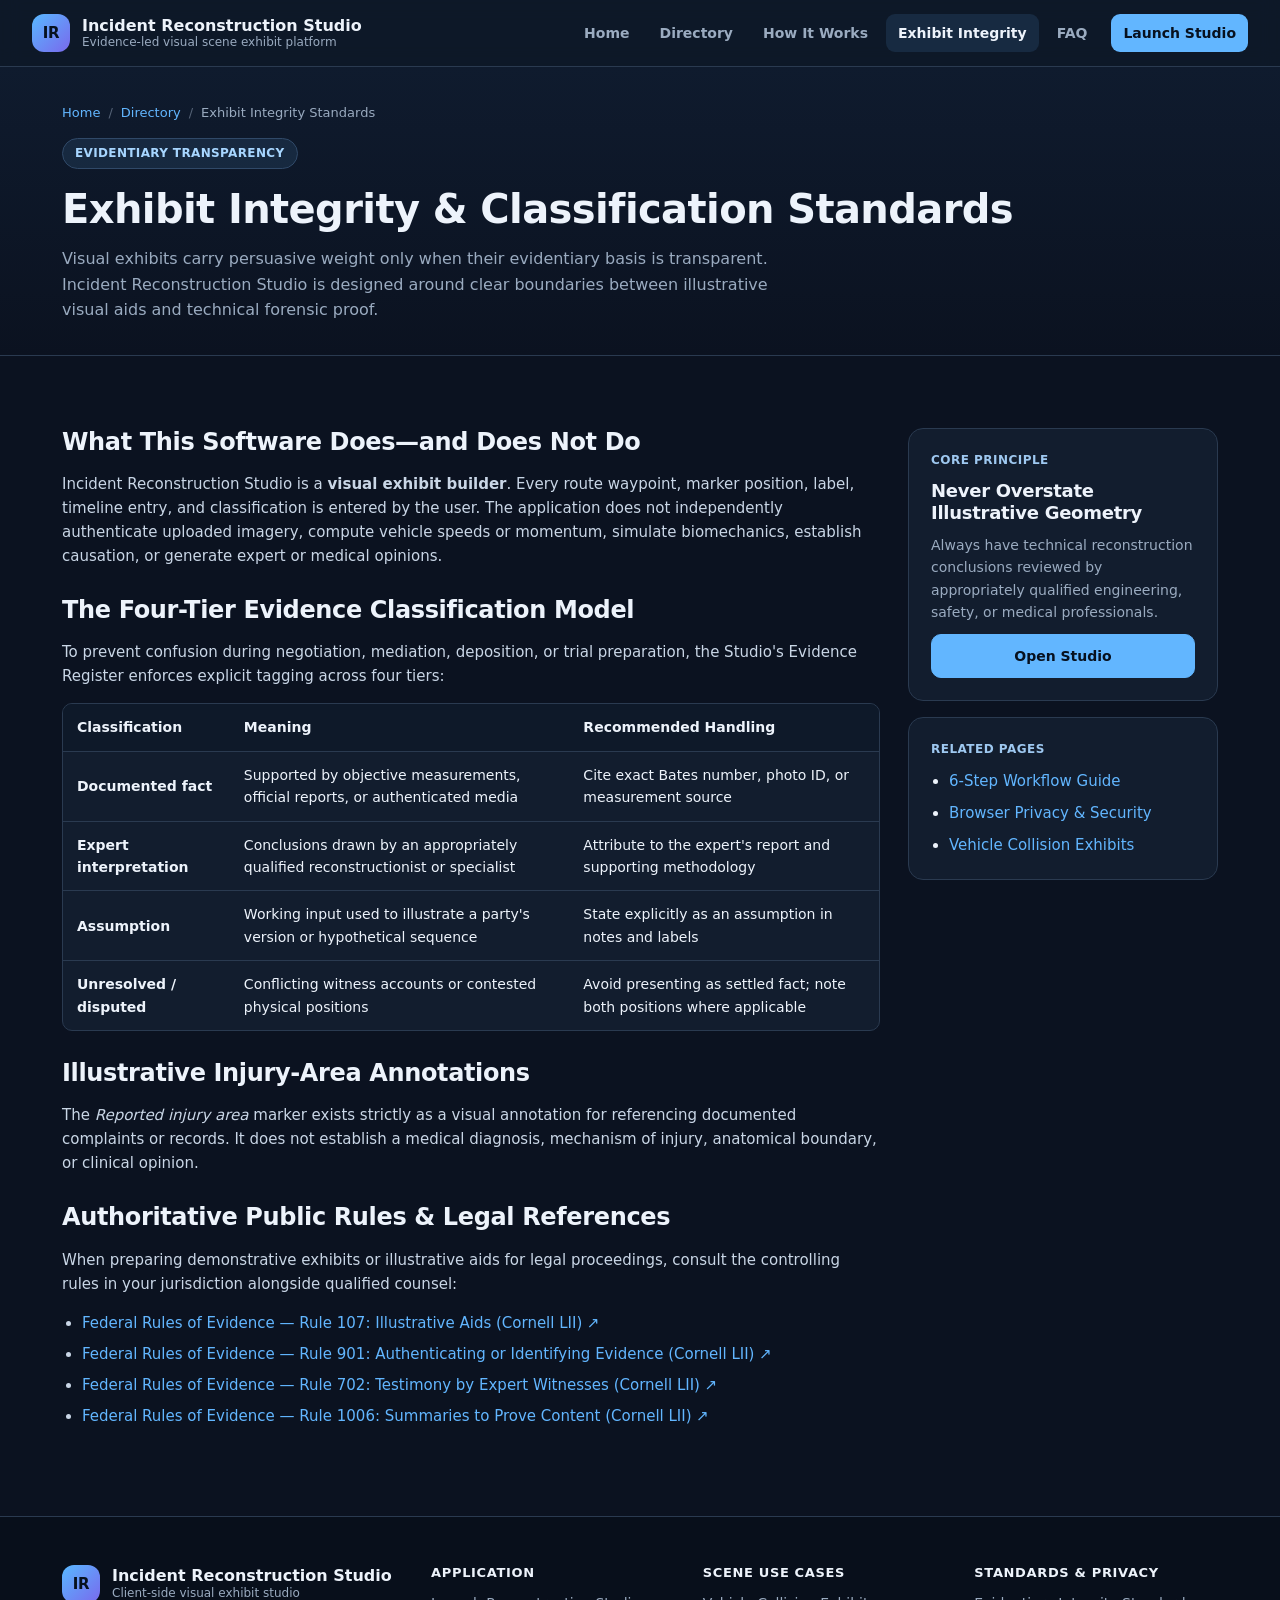
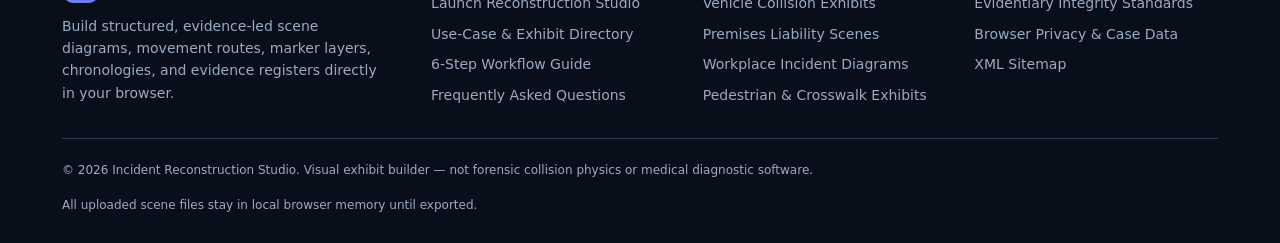
<file: incident-reconstruction-studio-github-v2/guides/exhibit-standards.html>
<!doctype html>
<html lang="en">
<head>
  <meta charset="utf-8">
  <meta name="viewport" content="width=device-width, initial-scale=1">
  <meta name="theme-color" content="#101827">
  <title>Evidentiary Integrity & Visual Exhibit Standards | Incident Reconstruction Studio</title>
  <meta name="description" content="Understand visual exhibit scope limitations, fact vs. assumption classification, and Federal Rules of Evidence references for illustrative aids.">
  <meta name="robots" content="index, follow">
  <link rel="canonical" href="https://clearfaultlegal.com/guides/exhibit-standards.html">
  <meta property="og:site_name" content="Incident Reconstruction Studio">
  <meta property="og:title" content="Evidentiary Integrity & Visual Exhibit Standards | Incident Reconstruction Studio">
  <meta property="og:description" content="Understand visual exhibit scope limitations, fact vs. assumption classification, and Federal Rules of Evidence references for illustrative aids.">
  <meta property="og:type" content="article">
  <meta property="og:url" content="https://clearfaultlegal.com/guides/exhibit-standards.html">
  <meta name="twitter:card" content="summary_large_image">
  <meta name="twitter:title" content="Evidentiary Integrity & Visual Exhibit Standards | Incident Reconstruction Studio">
  <meta name="twitter:description" content="Understand visual exhibit scope limitations, fact vs. assumption classification, and Federal Rules of Evidence references for illustrative aids.">
  <link rel="stylesheet" href="../assets/css/site.css">
  <script type="application/ld+json">
{
  "@context": "https://schema.org",
  "@type": "Article",
  "headline": "Exhibit Integrity & Classification Standards",
  "description": "Guidance on maintaining evidentiary transparency in visual incident exhibits using a four-tier classification model and authoritative Federal Rules of Evidence references.",
  "url": "https://clearfaultlegal.com/guides/exhibit-standards.html"
}
  </script>
  <script type="application/ld+json">
{
  "@context": "https://schema.org",
  "@type": "BreadcrumbList",
  "itemListElement": [
    {
      "@type": "ListItem",
      "position": 1,
      "name": "Home",
      "item": "https://clearfaultlegal.com/"
    },
    {
      "@type": "ListItem",
      "position": 2,
      "name": "Exhibit Integrity",
      "item": "https://clearfaultlegal.com/guides/exhibit-standards.html"
    }
  ]
}
  </script>
</head>
<body>
  <a class="skip-link" href="#main-content">Skip to main content</a>
  <header class="site-header">
    <div class="header-inner">
      <a class="brand" href="../index.html">
        <div class="logo" aria-hidden="true">IR</div>
        <div>
          <span class="brand-title">Incident Reconstruction Studio</span>
          <span class="brand-sub">Evidence-led visual scene exhibit platform</span>
        </div>
      </a>
      <button type="button" class="nav-toggle" data-nav-toggle aria-expanded="false" aria-controls="primaryNav">Menu</button>
      <nav id="primaryNav" class="site-nav" data-site-nav aria-label="Primary navigation">
        <a href="../index.html">Home</a>
        <a href="../directory/index.html">Directory</a>
        <a href="../guides/how-it-works.html">How It Works</a>
        <a href="../guides/exhibit-standards.html" aria-current="page">Exhibit Integrity</a>
        <a href="../faq/index.html">FAQ</a>
        <a class="nav-cta" href="../studio/index.html">Launch Studio</a>
      </nav>
    </div>
  </header>

  <main id="main-content">
    <section class="page-hero">
      <div class="container">
        <nav class="breadcrumbs" aria-label="Breadcrumb">
          <a href="../index.html">Home</a>
          <span aria-hidden="true">/</span>
          <a href="../directory/index.html">Directory</a>
          <span aria-hidden="true">/</span>
          <span>Exhibit Integrity Standards</span>
        </nav>
        <span class="eyebrow">Evidentiary Transparency</span>
        <h1>Exhibit Integrity &amp; Classification Standards</h1>
        <p>Visual exhibits carry persuasive weight only when their evidentiary basis is transparent. Incident Reconstruction Studio is designed around clear boundaries between illustrative visual aids and technical forensic proof.</p>
      </div>
    </section>

    <section class="section">
      <div class="container content-layout">
        <article class="prose">
          <h2>What This Software Does—and Does Not Do</h2>
          <p>Incident Reconstruction Studio is a <strong>visual exhibit builder</strong>. Every route waypoint, marker position, label, timeline entry, and classification is entered by the user. The application does not independently authenticate uploaded imagery, compute vehicle speeds or momentum, simulate biomechanics, establish causation, or generate expert or medical opinions.</p>

          <h2>The Four-Tier Evidence Classification Model</h2>
          <p>To prevent confusion during negotiation, mediation, deposition, or trial preparation, the Studio's Evidence Register enforces explicit tagging across four tiers:</p>
          <div class="table-wrap">
            <table>
              <thead>
                <tr><th>Classification</th><th>Meaning</th><th>Recommended Handling</th></tr>
              </thead>
              <tbody>
                <tr><td><strong>Documented fact</strong></td><td>Supported by objective measurements, official reports, or authenticated media</td><td>Cite exact Bates number, photo ID, or measurement source</td></tr>
                <tr><td><strong>Expert interpretation</strong></td><td>Conclusions drawn by an appropriately qualified reconstructionist or specialist</td><td>Attribute to the expert's report and supporting methodology</td></tr>
                <tr><td><strong>Assumption</strong></td><td>Working input used to illustrate a party's version or hypothetical sequence</td><td>State explicitly as an assumption in notes and labels</td></tr>
                <tr><td><strong>Unresolved / disputed</strong></td><td>Conflicting witness accounts or contested physical positions</td><td>Avoid presenting as settled fact; note both positions where applicable</td></tr>
              </tbody>
            </table>
          </div>

          <h2>Illustrative Injury-Area Annotations</h2>
          <p>The <em>Reported injury area</em> marker exists strictly as a visual annotation for referencing documented complaints or records. It does not establish a medical diagnosis, mechanism of injury, anatomical boundary, or clinical opinion.</p>

          <h2>Authoritative Public Rules &amp; Legal References</h2>
          <p>When preparing demonstrative exhibits or illustrative aids for legal proceedings, consult the controlling rules in your jurisdiction alongside qualified counsel:</p>
          <ul>
            <li><a href="https://www.law.cornell.edu/rules/fre/rule_107" target="_blank" rel="noopener noreferrer">Federal Rules of Evidence — Rule 107: Illustrative Aids (Cornell LII) &nearr;</a></li>
            <li><a href="https://www.law.cornell.edu/rules/fre/rule_901" target="_blank" rel="noopener noreferrer">Federal Rules of Evidence — Rule 901: Authenticating or Identifying Evidence (Cornell LII) &nearr;</a></li>
            <li><a href="https://www.law.cornell.edu/rules/fre/rule_702" target="_blank" rel="noopener noreferrer">Federal Rules of Evidence — Rule 702: Testimony by Expert Witnesses (Cornell LII) &nearr;</a></li>
            <li><a href="https://www.law.cornell.edu/rules/fre/rule_1006" target="_blank" rel="noopener noreferrer">Federal Rules of Evidence — Rule 1006: Summaries to Prove Content (Cornell LII) &nearr;</a></li>
          </ul>
        </article>

        <aside class="sticky-aside">
          <div class="card">
            <span class="card-meta">Core Principle</span>
            <h3>Never Overstate Illustrative Geometry</h3>
            <p>Always have technical reconstruction conclusions reviewed by appropriately qualified engineering, safety, or medical professionals.</p>
            <a class="btn primary" href="../studio/index.html">Open Studio</a>
          </div>
          <div class="card">
            <span class="card-meta">Related Pages</span>
            <ul style="margin:0;padding-left:18px;display:grid;gap:8px">
              <li><a href="how-it-works.html">6-Step Workflow Guide</a></li>
              <li><a href="privacy-security.html">Browser Privacy &amp; Security</a></li>
              <li><a href="../use-cases/vehicle-collisions.html">Vehicle Collision Exhibits</a></li>
            </ul>
          </div>
        </aside>
      </div>
    </section>

  </main>

  <footer class="site-footer">
    <div class="container">
      <div class="footer-grid">
        <div class="footer-col">
          <div class="brand" style="margin-bottom:12px">
            <div class="logo" aria-hidden="true">IR</div>
            <div>
              <span class="brand-title">Incident Reconstruction Studio</span>
              <span class="brand-sub">Client-side visual exhibit studio</span>
            </div>
          </div>
          <p style="margin:0;max-width:36ch">Build structured, evidence-led scene diagrams, movement routes, marker layers, chronologies, and evidence registers directly in your browser.</p>
        </div>
        <div class="footer-col">
          <h4>Application</h4>
          <ul>
            <li><a href="../studio/index.html">Launch Reconstruction Studio</a></li>
            <li><a href="../directory/index.html">Use-Case &amp; Exhibit Directory</a></li>
            <li><a href="../guides/how-it-works.html">6-Step Workflow Guide</a></li>
            <li><a href="../faq/index.html">Frequently Asked Questions</a></li>
          </ul>
        </div>
        <div class="footer-col">
          <h4>Scene Use Cases</h4>
          <ul>
            <li><a href="../use-cases/vehicle-collisions.html">Vehicle Collision Exhibits</a></li>
            <li><a href="../use-cases/premises-liability.html">Premises Liability Scenes</a></li>
            <li><a href="../use-cases/workplace-incidents.html">Workplace Incident Diagrams</a></li>
            <li><a href="../use-cases/pedestrian-bicycle.html">Pedestrian &amp; Crosswalk Exhibits</a></li>
          </ul>
        </div>
        <div class="footer-col">
          <h4>Standards &amp; Privacy</h4>
          <ul>
            <li><a href="../guides/exhibit-standards.html">Evidentiary Integrity Standards</a></li>
            <li><a href="../guides/privacy-security.html">Browser Privacy &amp; Case Data</a></li>
            <li><a href="../sitemap.xml">XML Sitemap</a></li>
          </ul>
        </div>
      </div>
      <div class="footer-bottom">
        <span>&copy; 2026 Incident Reconstruction Studio. Visual exhibit builder — not forensic collision physics or medical diagnostic software.</span>
        <span>All uploaded scene files stay in local browser memory until exported.</span>
      </div>
    </div>
  </footer>
  <script src="../assets/js/site.js" defer></script>
</body>
</html>
</file>
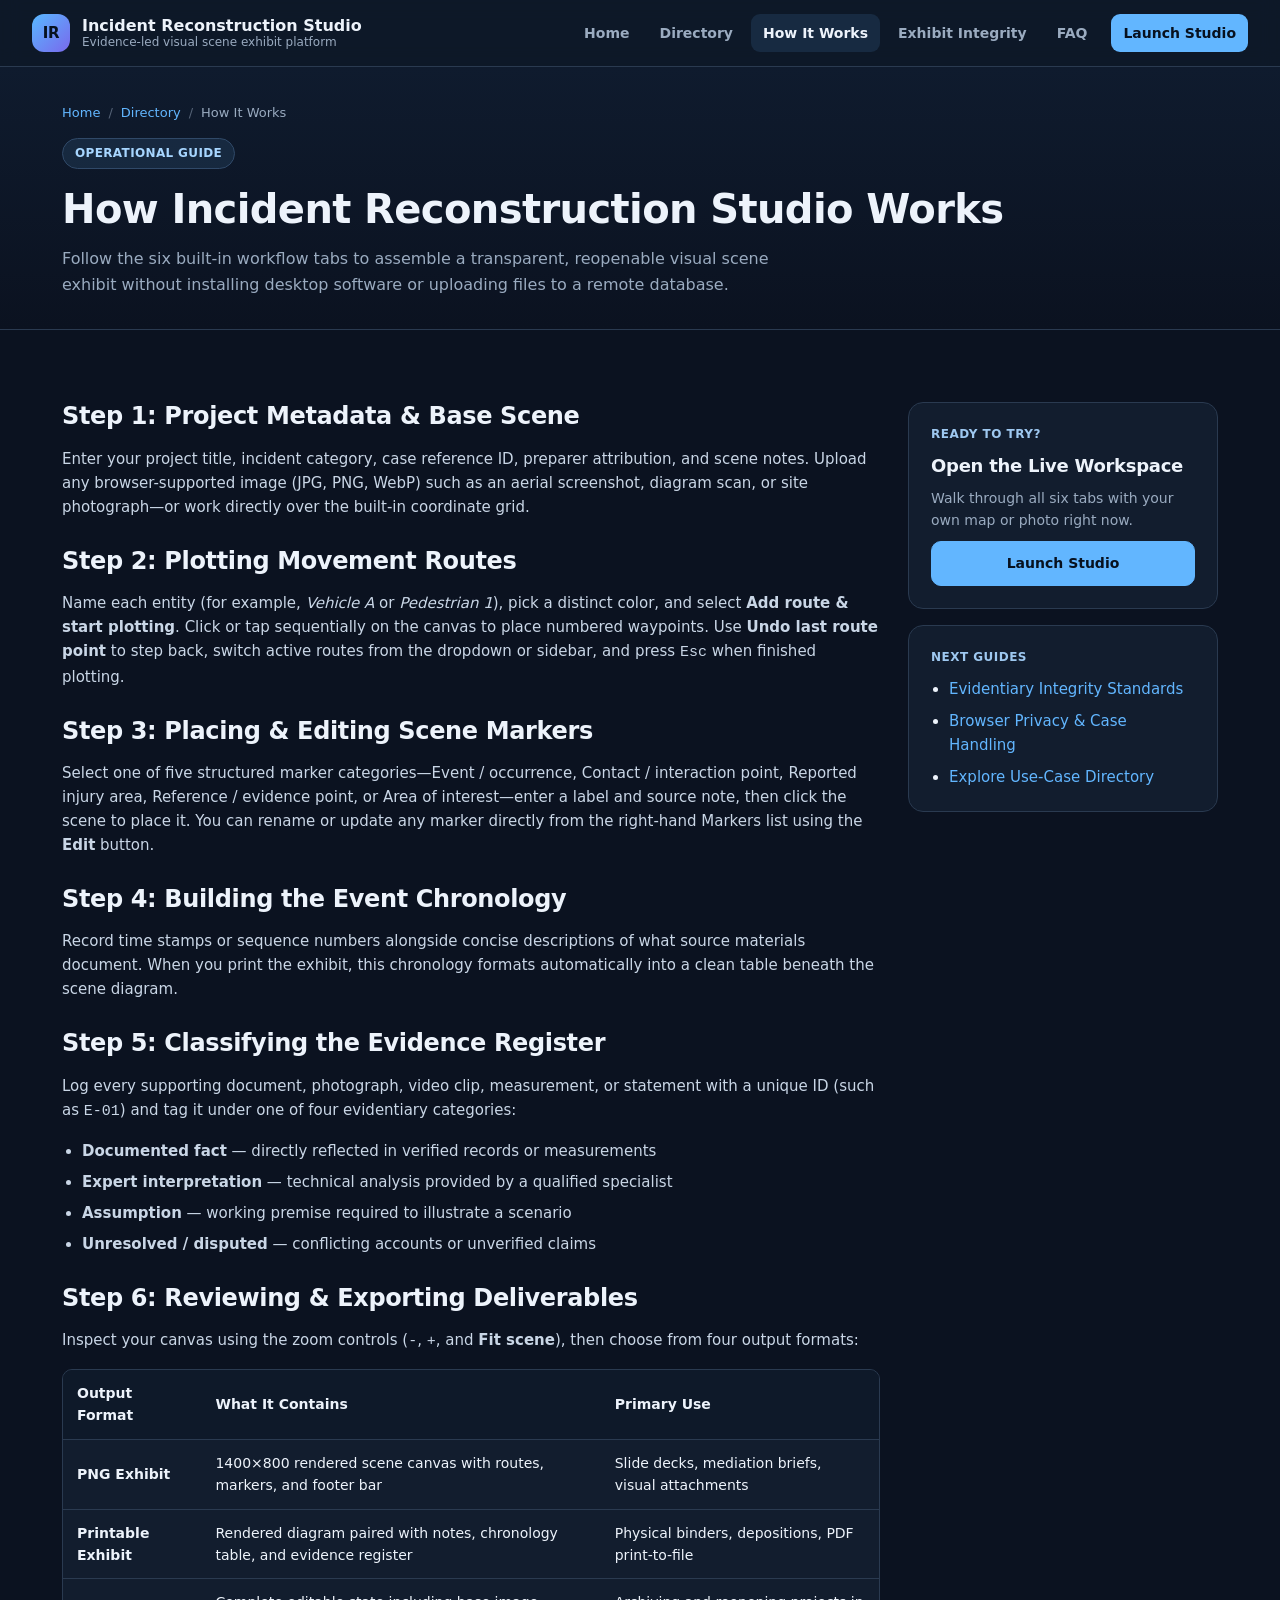
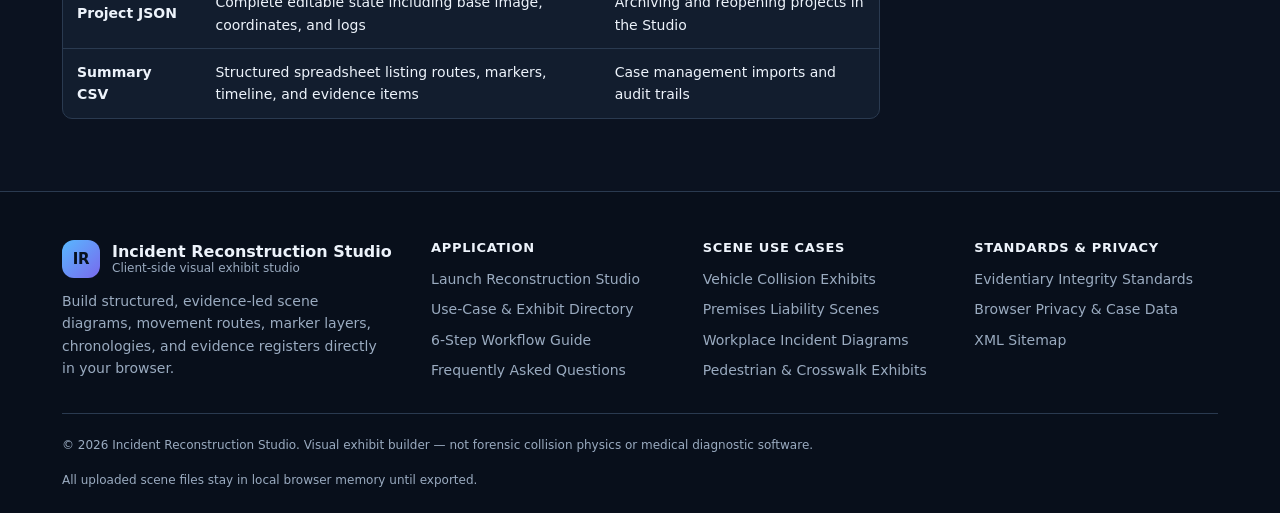
<file: incident-reconstruction-studio-github-v2/guides/how-it-works.html>
<!doctype html>
<html lang="en">
<head>
  <meta charset="utf-8">
  <meta name="viewport" content="width=device-width, initial-scale=1">
  <meta name="theme-color" content="#101827">
  <title>How It Works: 6-Step Scene Exhibit Workflow | Incident Reconstruction Studio</title>
  <meta name="description" content="Learn how to build an incident scene exhibit in six structured steps: scene upload, movement routes, editable markers, event chronology, evidence classification, and export.">
  <meta name="robots" content="index, follow">
  <link rel="canonical" href="https://clearfaultlegal.com/guides/how-it-works.html">
  <meta property="og:site_name" content="Incident Reconstruction Studio">
  <meta property="og:title" content="How It Works: 6-Step Scene Exhibit Workflow | Incident Reconstruction Studio">
  <meta property="og:description" content="Learn how to build an incident scene exhibit in six structured steps: scene upload, movement routes, editable markers, event chronology, evidence classification, and export.">
  <meta property="og:type" content="article">
  <meta property="og:url" content="https://clearfaultlegal.com/guides/how-it-works.html">
  <meta name="twitter:card" content="summary_large_image">
  <meta name="twitter:title" content="How It Works: 6-Step Scene Exhibit Workflow | Incident Reconstruction Studio">
  <meta name="twitter:description" content="Learn how to build an incident scene exhibit in six structured steps: scene upload, movement routes, editable markers, event chronology, evidence classification, and export.">
  <link rel="stylesheet" href="../assets/css/site.css">
  <script type="application/ld+json">
{
  "@context": "https://schema.org",
  "@type": "HowTo",
  "name": "How to Build an Incident Scene Exhibit in Incident Reconstruction Studio",
  "description": "Six-step workflow for creating evidence-led incident scene diagrams, movement routes, markers, chronologies, and classified evidence registers.",
  "step": [
    {
      "@type": "HowToStep",
      "position": 1,
      "name": "Set up project and upload scene imagery",
      "text": "Enter case metadata and upload an authorized scene photograph, map, or plan."
    },
    {
      "@type": "HowToStep",
      "position": 2,
      "name": "Plot numbered movement routes",
      "text": "Create colored entity routes and click the scene sequentially to add numbered waypoints."
    },
    {
      "@type": "HowToStep",
      "position": 3,
      "name": "Place and edit scene markers",
      "text": "Annotate events, contact points, reported injury areas, evidence references, and areas of interest."
    },
    {
      "@type": "HowToStep",
      "position": 4,
      "name": "Build the event chronology",
      "text": "Add timestamped or sequenced timeline events linked to source records."
    },
    {
      "@type": "HowToStep",
      "position": 5,
      "name": "Maintain the evidence register",
      "text": "Log source evidence items and classify each as documented fact, expert interpretation, assumption, or unresolved/disputed."
    },
    {
      "@type": "HowToStep",
      "position": 6,
      "name": "Review and export",
      "text": "Export PNG imagery, print the exhibit with registers, download project JSON, or export a summary CSV."
    }
  ]
}
  </script>
  <script type="application/ld+json">
{
  "@context": "https://schema.org",
  "@type": "BreadcrumbList",
  "itemListElement": [
    {
      "@type": "ListItem",
      "position": 1,
      "name": "Home",
      "item": "https://clearfaultlegal.com/"
    },
    {
      "@type": "ListItem",
      "position": 2,
      "name": "How It Works",
      "item": "https://clearfaultlegal.com/guides/how-it-works.html"
    }
  ]
}
  </script>
</head>
<body>
  <a class="skip-link" href="#main-content">Skip to main content</a>
  <header class="site-header">
    <div class="header-inner">
      <a class="brand" href="../index.html">
        <div class="logo" aria-hidden="true">IR</div>
        <div>
          <span class="brand-title">Incident Reconstruction Studio</span>
          <span class="brand-sub">Evidence-led visual scene exhibit platform</span>
        </div>
      </a>
      <button type="button" class="nav-toggle" data-nav-toggle aria-expanded="false" aria-controls="primaryNav">Menu</button>
      <nav id="primaryNav" class="site-nav" data-site-nav aria-label="Primary navigation">
        <a href="../index.html">Home</a>
        <a href="../directory/index.html">Directory</a>
        <a href="../guides/how-it-works.html" aria-current="page">How It Works</a>
        <a href="../guides/exhibit-standards.html">Exhibit Integrity</a>
        <a href="../faq/index.html">FAQ</a>
        <a class="nav-cta" href="../studio/index.html">Launch Studio</a>
      </nav>
    </div>
  </header>

  <main id="main-content">
    <section class="page-hero">
      <div class="container">
        <nav class="breadcrumbs" aria-label="Breadcrumb">
          <a href="../index.html">Home</a>
          <span aria-hidden="true">/</span>
          <a href="../directory/index.html">Directory</a>
          <span aria-hidden="true">/</span>
          <span>How It Works</span>
        </nav>
        <span class="eyebrow">Operational Guide</span>
        <h1>How Incident Reconstruction Studio Works</h1>
        <p>Follow the six built-in workflow tabs to assemble a transparent, reopenable visual scene exhibit without installing desktop software or uploading files to a remote database.</p>
      </div>
    </section>

    <section class="section">
      <div class="container content-layout">
        <article class="prose">
          <h2>Step 1: Project Metadata &amp; Base Scene</h2>
          <p>Enter your project title, incident category, case reference ID, preparer attribution, and scene notes. Upload any browser-supported image (JPG, PNG, WebP) such as an aerial screenshot, diagram scan, or site photograph—or work directly over the built-in coordinate grid.</p>

          <h2>Step 2: Plotting Movement Routes</h2>
          <p>Name each entity (for example, <em>Vehicle A</em> or <em>Pedestrian 1</em>), pick a distinct color, and select <strong>Add route &amp; start plotting</strong>. Click or tap sequentially on the canvas to place numbered waypoints. Use <strong>Undo last route point</strong> to step back, switch active routes from the dropdown or sidebar, and press <kbd>Esc</kbd> when finished plotting.</p>

          <h2>Step 3: Placing &amp; Editing Scene Markers</h2>
          <p>Select one of five structured marker categories—Event / occurrence, Contact / interaction point, Reported injury area, Reference / evidence point, or Area of interest—enter a label and source note, then click the scene to place it. You can rename or update any marker directly from the right-hand Markers list using the <strong>Edit</strong> button.</p>

          <h2>Step 4: Building the Event Chronology</h2>
          <p>Record time stamps or sequence numbers alongside concise descriptions of what source materials document. When you print the exhibit, this chronology formats automatically into a clean table beneath the scene diagram.</p>

          <h2>Step 5: Classifying the Evidence Register</h2>
          <p>Log every supporting document, photograph, video clip, measurement, or statement with a unique ID (such as <code>E-01</code>) and tag it under one of four evidentiary categories:</p>
          <ul>
            <li><strong>Documented fact</strong> — directly reflected in verified records or measurements</li>
            <li><strong>Expert interpretation</strong> — technical analysis provided by a qualified specialist</li>
            <li><strong>Assumption</strong> — working premise required to illustrate a scenario</li>
            <li><strong>Unresolved / disputed</strong> — conflicting accounts or unverified claims</li>
          </ul>

          <h2>Step 6: Reviewing &amp; Exporting Deliverables</h2>
          <p>Inspect your canvas using the zoom controls (<code>-</code>, <code>+</code>, and <strong>Fit scene</strong>), then choose from four output formats:</p>
          <div class="table-wrap">
            <table>
              <thead>
                <tr><th>Output Format</th><th>What It Contains</th><th>Primary Use</th></tr>
              </thead>
              <tbody>
                <tr><td><strong>PNG Exhibit</strong></td><td>1400×800 rendered scene canvas with routes, markers, and footer bar</td><td>Slide decks, mediation briefs, visual attachments</td></tr>
                <tr><td><strong>Printable Exhibit</strong></td><td>Rendered diagram paired with notes, chronology table, and evidence register</td><td>Physical binders, depositions, PDF print-to-file</td></tr>
                <tr><td><strong>Project JSON</strong></td><td>Complete editable state including base image, coordinates, and logs</td><td>Archiving and reopening projects in the Studio</td></tr>
                <tr><td><strong>Summary CSV</strong></td><td>Structured spreadsheet listing routes, markers, timeline, and evidence items</td><td>Case management imports and audit trails</td></tr>
              </tbody>
            </table>
          </div>
        </article>

        <aside class="sticky-aside">
          <div class="card">
            <span class="card-meta">Ready to Try?</span>
            <h3>Open the Live Workspace</h3>
            <p>Walk through all six tabs with your own map or photo right now.</p>
            <a class="btn primary" href="../studio/index.html">Launch Studio</a>
          </div>
          <div class="card">
            <span class="card-meta">Next Guides</span>
            <ul style="margin:0;padding-left:18px;display:grid;gap:8px">
              <li><a href="exhibit-standards.html">Evidentiary Integrity Standards</a></li>
              <li><a href="privacy-security.html">Browser Privacy &amp; Case Handling</a></li>
              <li><a href="../directory/index.html">Explore Use-Case Directory</a></li>
            </ul>
          </div>
        </aside>
      </div>
    </section>

  </main>

  <footer class="site-footer">
    <div class="container">
      <div class="footer-grid">
        <div class="footer-col">
          <div class="brand" style="margin-bottom:12px">
            <div class="logo" aria-hidden="true">IR</div>
            <div>
              <span class="brand-title">Incident Reconstruction Studio</span>
              <span class="brand-sub">Client-side visual exhibit studio</span>
            </div>
          </div>
          <p style="margin:0;max-width:36ch">Build structured, evidence-led scene diagrams, movement routes, marker layers, chronologies, and evidence registers directly in your browser.</p>
        </div>
        <div class="footer-col">
          <h4>Application</h4>
          <ul>
            <li><a href="../studio/index.html">Launch Reconstruction Studio</a></li>
            <li><a href="../directory/index.html">Use-Case &amp; Exhibit Directory</a></li>
            <li><a href="../guides/how-it-works.html">6-Step Workflow Guide</a></li>
            <li><a href="../faq/index.html">Frequently Asked Questions</a></li>
          </ul>
        </div>
        <div class="footer-col">
          <h4>Scene Use Cases</h4>
          <ul>
            <li><a href="../use-cases/vehicle-collisions.html">Vehicle Collision Exhibits</a></li>
            <li><a href="../use-cases/premises-liability.html">Premises Liability Scenes</a></li>
            <li><a href="../use-cases/workplace-incidents.html">Workplace Incident Diagrams</a></li>
            <li><a href="../use-cases/pedestrian-bicycle.html">Pedestrian &amp; Crosswalk Exhibits</a></li>
          </ul>
        </div>
        <div class="footer-col">
          <h4>Standards &amp; Privacy</h4>
          <ul>
            <li><a href="../guides/exhibit-standards.html">Evidentiary Integrity Standards</a></li>
            <li><a href="../guides/privacy-security.html">Browser Privacy &amp; Case Data</a></li>
            <li><a href="../sitemap.xml">XML Sitemap</a></li>
          </ul>
        </div>
      </div>
      <div class="footer-bottom">
        <span>&copy; 2026 Incident Reconstruction Studio. Visual exhibit builder — not forensic collision physics or medical diagnostic software.</span>
        <span>All uploaded scene files stay in local browser memory until exported.</span>
      </div>
    </div>
  </footer>
  <script src="../assets/js/site.js" defer></script>
</body>
</html>
</file>
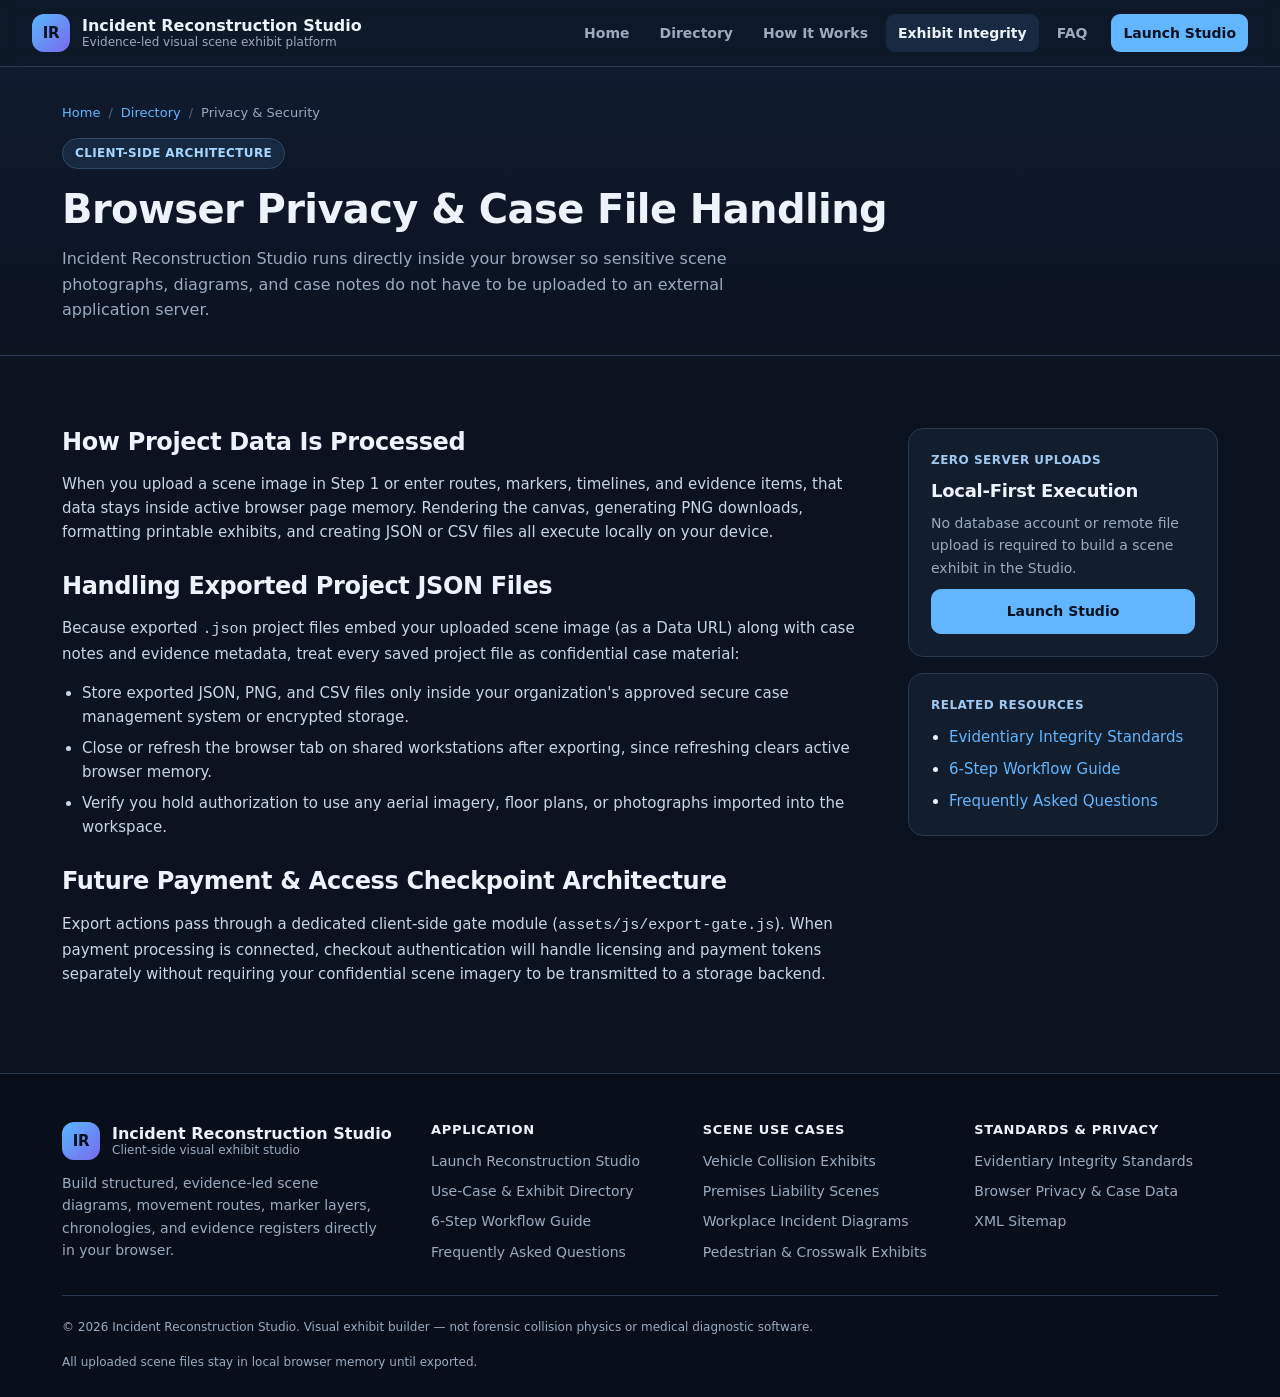
<file: incident-reconstruction-studio-github-v2/guides/privacy-security.html>
<!doctype html>
<html lang="en">
<head>
  <meta charset="utf-8">
  <meta name="viewport" content="width=device-width, initial-scale=1">
  <meta name="theme-color" content="#101827">
  <title>Browser Privacy & Case File Security | Incident Reconstruction Studio</title>
  <meta name="description" content="Learn how client-side execution keeps uploaded incident scene images and project JSON files in local browser memory without remote evidence uploads.">
  <meta name="robots" content="index, follow">
  <link rel="canonical" href="https://clearfaultlegal.com/guides/privacy-security.html">
  <meta property="og:site_name" content="Incident Reconstruction Studio">
  <meta property="og:title" content="Browser Privacy & Case File Security | Incident Reconstruction Studio">
  <meta property="og:description" content="Learn how client-side execution keeps uploaded incident scene images and project JSON files in local browser memory without remote evidence uploads.">
  <meta property="og:type" content="article">
  <meta property="og:url" content="https://clearfaultlegal.com/guides/privacy-security.html">
  <meta name="twitter:card" content="summary_large_image">
  <meta name="twitter:title" content="Browser Privacy & Case File Security | Incident Reconstruction Studio">
  <meta name="twitter:description" content="Learn how client-side execution keeps uploaded incident scene images and project JSON files in local browser memory without remote evidence uploads.">
  <link rel="stylesheet" href="../assets/css/site.css">
  <script type="application/ld+json">
{
  "@context": "https://schema.org",
  "@type": "Article",
  "headline": "Browser Privacy & Case File Handling",
  "description": "How Incident Reconstruction Studio keeps uploaded scene imagery and project files in local browser memory without server uploads.",
  "url": "https://clearfaultlegal.com/guides/privacy-security.html"
}
  </script>
  <script type="application/ld+json">
{
  "@context": "https://schema.org",
  "@type": "BreadcrumbList",
  "itemListElement": [
    {
      "@type": "ListItem",
      "position": 1,
      "name": "Home",
      "item": "https://clearfaultlegal.com/"
    },
    {
      "@type": "ListItem",
      "position": 2,
      "name": "Privacy & Security",
      "item": "https://clearfaultlegal.com/guides/privacy-security.html"
    }
  ]
}
  </script>
</head>
<body>
  <a class="skip-link" href="#main-content">Skip to main content</a>
  <header class="site-header">
    <div class="header-inner">
      <a class="brand" href="../index.html">
        <div class="logo" aria-hidden="true">IR</div>
        <div>
          <span class="brand-title">Incident Reconstruction Studio</span>
          <span class="brand-sub">Evidence-led visual scene exhibit platform</span>
        </div>
      </a>
      <button type="button" class="nav-toggle" data-nav-toggle aria-expanded="false" aria-controls="primaryNav">Menu</button>
      <nav id="primaryNav" class="site-nav" data-site-nav aria-label="Primary navigation">
        <a href="../index.html">Home</a>
        <a href="../directory/index.html">Directory</a>
        <a href="../guides/how-it-works.html">How It Works</a>
        <a href="../guides/exhibit-standards.html" aria-current="page">Exhibit Integrity</a>
        <a href="../faq/index.html">FAQ</a>
        <a class="nav-cta" href="../studio/index.html">Launch Studio</a>
      </nav>
    </div>
  </header>

  <main id="main-content">
    <section class="page-hero">
      <div class="container">
        <nav class="breadcrumbs" aria-label="Breadcrumb">
          <a href="../index.html">Home</a>
          <span aria-hidden="true">/</span>
          <a href="../directory/index.html">Directory</a>
          <span aria-hidden="true">/</span>
          <span>Privacy &amp; Security</span>
        </nav>
        <span class="eyebrow">Client-Side Architecture</span>
        <h1>Browser Privacy &amp; Case File Handling</h1>
        <p>Incident Reconstruction Studio runs directly inside your browser so sensitive scene photographs, diagrams, and case notes do not have to be uploaded to an external application server.</p>
      </div>
    </section>

    <section class="section">
      <div class="container content-layout">
        <article class="prose">
          <h2>How Project Data Is Processed</h2>
          <p>When you upload a scene image in Step 1 or enter routes, markers, timelines, and evidence items, that data stays inside active browser page memory. Rendering the canvas, generating PNG downloads, formatting printable exhibits, and creating JSON or CSV files all execute locally on your device.</p>

          <h2>Handling Exported Project JSON Files</h2>
          <p>Because exported <code>.json</code> project files embed your uploaded scene image (as a Data URL) along with case notes and evidence metadata, treat every saved project file as confidential case material:</p>
          <ul>
            <li>Store exported JSON, PNG, and CSV files only inside your organization's approved secure case management system or encrypted storage.</li>
            <li>Close or refresh the browser tab on shared workstations after exporting, since refreshing clears active browser memory.</li>
            <li>Verify you hold authorization to use any aerial imagery, floor plans, or photographs imported into the workspace.</li>
          </ul>

          <h2>Future Payment &amp; Access Checkpoint Architecture</h2>
          <p>Export actions pass through a dedicated client-side gate module (<code>assets/js/export-gate.js</code>). When payment processing is connected, checkout authentication will handle licensing and payment tokens separately without requiring your confidential scene imagery to be transmitted to a storage backend.</p>
        </article>

        <aside class="sticky-aside">
          <div class="card">
            <span class="card-meta">Zero Server Uploads</span>
            <h3>Local-First Execution</h3>
            <p>No database account or remote file upload is required to build a scene exhibit in the Studio.</p>
            <a class="btn primary" href="../studio/index.html">Launch Studio</a>
          </div>
          <div class="card">
            <span class="card-meta">Related Resources</span>
            <ul style="margin:0;padding-left:18px;display:grid;gap:8px">
              <li><a href="exhibit-standards.html">Evidentiary Integrity Standards</a></li>
              <li><a href="how-it-works.html">6-Step Workflow Guide</a></li>
              <li><a href="../faq/index.html">Frequently Asked Questions</a></li>
            </ul>
          </div>
        </aside>
      </div>
    </section>

  </main>

  <footer class="site-footer">
    <div class="container">
      <div class="footer-grid">
        <div class="footer-col">
          <div class="brand" style="margin-bottom:12px">
            <div class="logo" aria-hidden="true">IR</div>
            <div>
              <span class="brand-title">Incident Reconstruction Studio</span>
              <span class="brand-sub">Client-side visual exhibit studio</span>
            </div>
          </div>
          <p style="margin:0;max-width:36ch">Build structured, evidence-led scene diagrams, movement routes, marker layers, chronologies, and evidence registers directly in your browser.</p>
        </div>
        <div class="footer-col">
          <h4>Application</h4>
          <ul>
            <li><a href="../studio/index.html">Launch Reconstruction Studio</a></li>
            <li><a href="../directory/index.html">Use-Case &amp; Exhibit Directory</a></li>
            <li><a href="../guides/how-it-works.html">6-Step Workflow Guide</a></li>
            <li><a href="../faq/index.html">Frequently Asked Questions</a></li>
          </ul>
        </div>
        <div class="footer-col">
          <h4>Scene Use Cases</h4>
          <ul>
            <li><a href="../use-cases/vehicle-collisions.html">Vehicle Collision Exhibits</a></li>
            <li><a href="../use-cases/premises-liability.html">Premises Liability Scenes</a></li>
            <li><a href="../use-cases/workplace-incidents.html">Workplace Incident Diagrams</a></li>
            <li><a href="../use-cases/pedestrian-bicycle.html">Pedestrian &amp; Crosswalk Exhibits</a></li>
          </ul>
        </div>
        <div class="footer-col">
          <h4>Standards &amp; Privacy</h4>
          <ul>
            <li><a href="../guides/exhibit-standards.html">Evidentiary Integrity Standards</a></li>
            <li><a href="../guides/privacy-security.html">Browser Privacy &amp; Case Data</a></li>
            <li><a href="../sitemap.xml">XML Sitemap</a></li>
          </ul>
        </div>
      </div>
      <div class="footer-bottom">
        <span>&copy; 2026 Incident Reconstruction Studio. Visual exhibit builder — not forensic collision physics or medical diagnostic software.</span>
        <span>All uploaded scene files stay in local browser memory until exported.</span>
      </div>
    </div>
  </footer>
  <script src="../assets/js/site.js" defer></script>
</body>
</html>
</file>
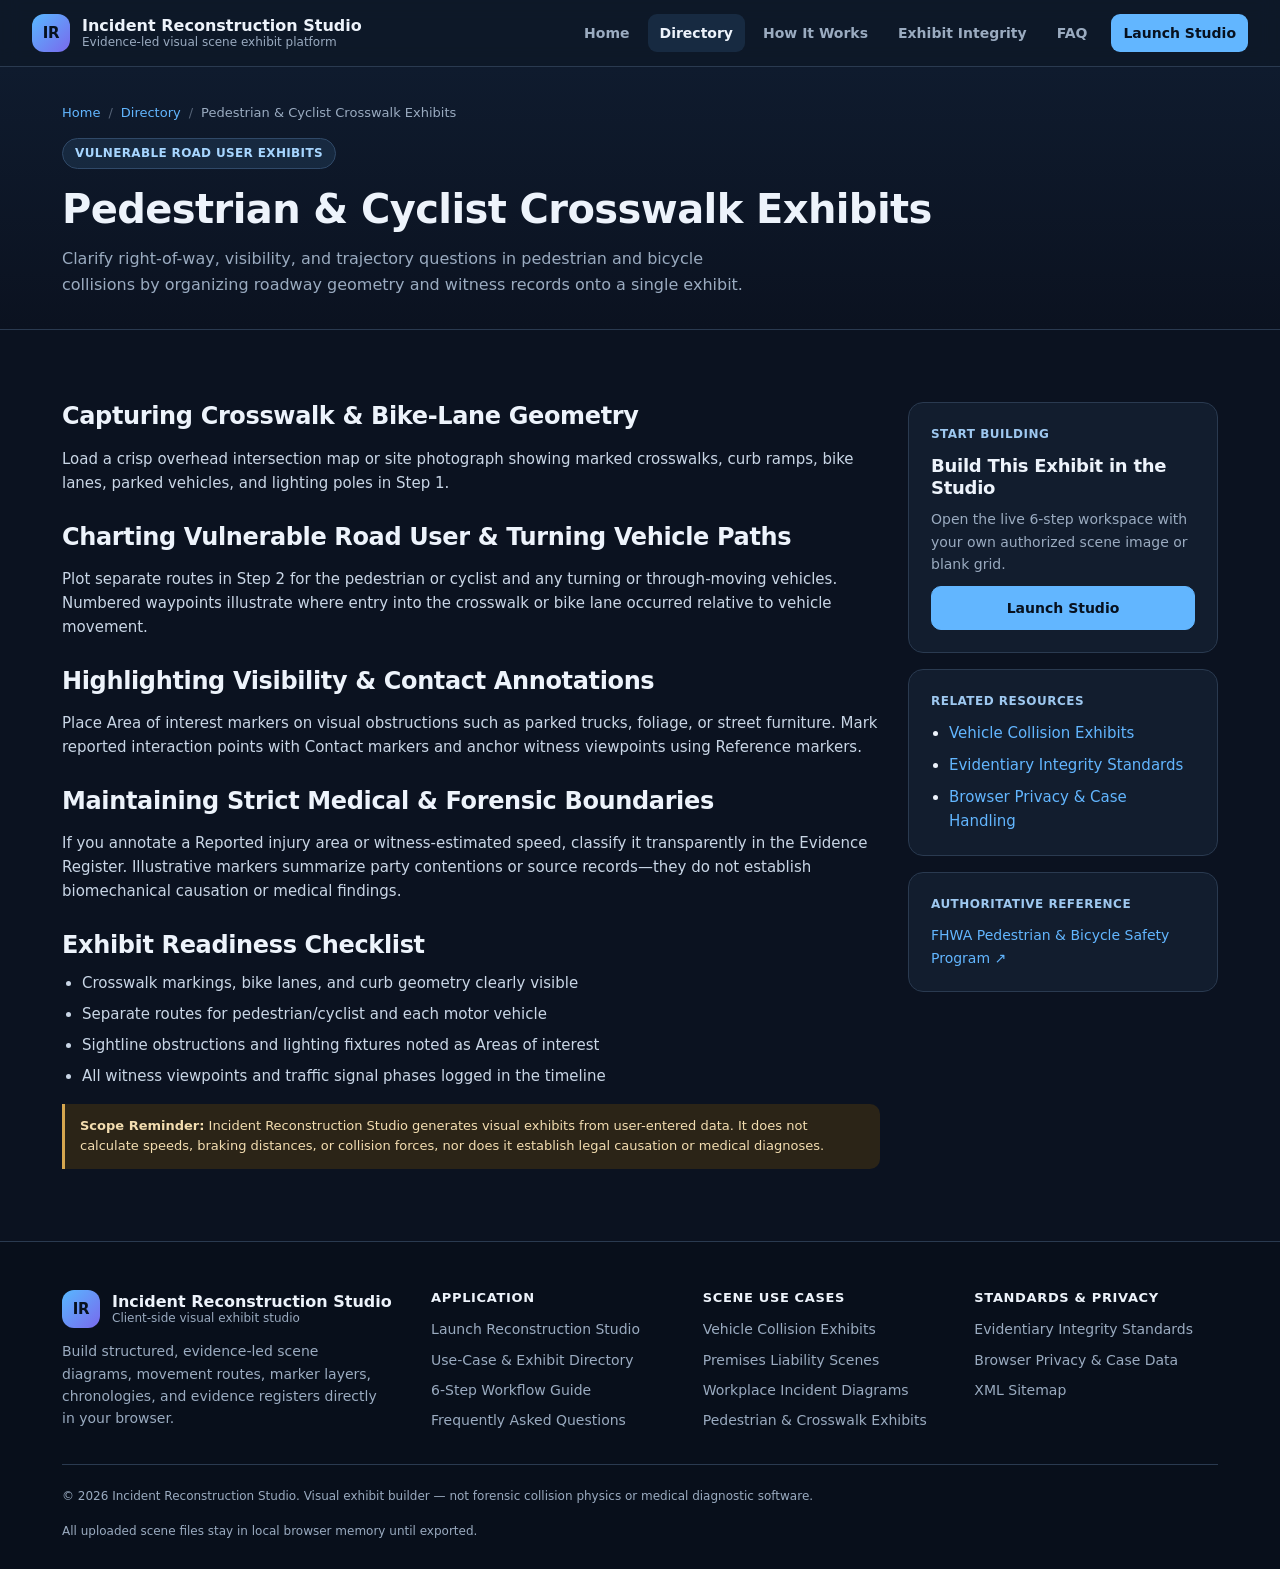
<file: incident-reconstruction-studio-github-v2/use-cases/pedestrian-bicycle.html>
<!doctype html>
<html lang="en">
<head>
  <meta charset="utf-8">
  <meta name="viewport" content="width=device-width, initial-scale=1">
  <meta name="theme-color" content="#101827">
  <title>Pedestrian & Cyclist Incident Exhibit Builder | Incident Reconstruction Studio</title>
  <meta name="description" content="Build pedestrian and bicycle incident visual exhibits over street aerials. Chart crosswalk paths, bike lanes, vehicle turning arcs, visibility obstacles, and chronologies.">
  <meta name="robots" content="index, follow">
  <link rel="canonical" href="https://clearfaultlegal.com/use-cases/pedestrian-bicycle.html">
  <meta property="og:site_name" content="Incident Reconstruction Studio">
  <meta property="og:title" content="Pedestrian & Cyclist Incident Exhibit Builder | Incident Reconstruction Studio">
  <meta property="og:description" content="Build pedestrian and bicycle incident visual exhibits over street aerials. Chart crosswalk paths, bike lanes, vehicle turning arcs, visibility obstacles, and chronologies.">
  <meta property="og:type" content="article">
  <meta property="og:url" content="https://clearfaultlegal.com/use-cases/pedestrian-bicycle.html">
  <meta name="twitter:card" content="summary_large_image">
  <meta name="twitter:title" content="Pedestrian & Cyclist Incident Exhibit Builder | Incident Reconstruction Studio">
  <meta name="twitter:description" content="Build pedestrian and bicycle incident visual exhibits over street aerials. Chart crosswalk paths, bike lanes, vehicle turning arcs, visibility obstacles, and chronologies.">
  <link rel="stylesheet" href="../assets/css/site.css">
  <script type="application/ld+json">
{
  "@context": "https://schema.org",
  "@type": "Article",
  "headline": "Pedestrian & Cyclist Crosswalk Exhibits",
  "description": "Build pedestrian and bicycle incident visual exhibits over street aerials. Chart crosswalk paths, bike lanes, vehicle turning arcs, visibility obstacles, and chronologies.",
  "url": "https://clearfaultlegal.com/use-cases/pedestrian-bicycle.html",
  "publisher": {
    "@type": "Organization",
    "name": "Incident Reconstruction Studio"
  }
}
  </script>
  <script type="application/ld+json">
{
  "@context": "https://schema.org",
  "@type": "BreadcrumbList",
  "itemListElement": [
    {
      "@type": "ListItem",
      "position": 1,
      "name": "Home",
      "item": "https://clearfaultlegal.com/"
    },
    {
      "@type": "ListItem",
      "position": 2,
      "name": "Directory",
      "item": "https://clearfaultlegal.com/directory/index.html"
    },
    {
      "@type": "ListItem",
      "position": 3,
      "name": "Pedestrian & Cyclist Crosswalk Exhibits",
      "item": "https://clearfaultlegal.com/use-cases/pedestrian-bicycle.html"
    }
  ]
}
  </script>
</head>
<body>
  <a class="skip-link" href="#main-content">Skip to main content</a>
  <header class="site-header">
    <div class="header-inner">
      <a class="brand" href="../index.html">
        <div class="logo" aria-hidden="true">IR</div>
        <div>
          <span class="brand-title">Incident Reconstruction Studio</span>
          <span class="brand-sub">Evidence-led visual scene exhibit platform</span>
        </div>
      </a>
      <button type="button" class="nav-toggle" data-nav-toggle aria-expanded="false" aria-controls="primaryNav">Menu</button>
      <nav id="primaryNav" class="site-nav" data-site-nav aria-label="Primary navigation">
        <a href="../index.html">Home</a>
        <a href="../directory/index.html" aria-current="page">Directory</a>
        <a href="../guides/how-it-works.html">How It Works</a>
        <a href="../guides/exhibit-standards.html">Exhibit Integrity</a>
        <a href="../faq/index.html">FAQ</a>
        <a class="nav-cta" href="../studio/index.html">Launch Studio</a>
      </nav>
    </div>
  </header>

  <main id="main-content">
    <section class="page-hero">
      <div class="container">
        <nav class="breadcrumbs" aria-label="Breadcrumb">
          <a href="../index.html">Home</a>
          <span aria-hidden="true">/</span>
          <a href="../directory/index.html">Directory</a>
          <span aria-hidden="true">/</span>
          <span>Pedestrian & Cyclist Crosswalk Exhibits</span>
        </nav>
        <span class="eyebrow">Vulnerable Road User Exhibits</span>
        <h1>Pedestrian & Cyclist Crosswalk Exhibits</h1>
        <p>Clarify right-of-way, visibility, and trajectory questions in pedestrian and bicycle collisions by organizing roadway geometry and witness records onto a single exhibit.</p>
      </div>
    </section>

    <section class="section">
      <div class="container content-layout">
        <article class="prose">
          <h2>Capturing Crosswalk & Bike-Lane Geometry</h2>
<p>Load a crisp overhead intersection map or site photograph showing marked crosswalks, curb ramps, bike lanes, parked vehicles, and lighting poles in Step 1.</p>
<h2>Charting Vulnerable Road User & Turning Vehicle Paths</h2>
<p>Plot separate routes in Step 2 for the pedestrian or cyclist and any turning or through-moving vehicles. Numbered waypoints illustrate where entry into the crosswalk or bike lane occurred relative to vehicle movement.</p>
<h2>Highlighting Visibility & Contact Annotations</h2>
<p>Place Area of interest markers on visual obstructions such as parked trucks, foliage, or street furniture. Mark reported interaction points with Contact markers and anchor witness viewpoints using Reference markers.</p>
<h2>Maintaining Strict Medical & Forensic Boundaries</h2>
<p>If you annotate a Reported injury area or witness-estimated speed, classify it transparently in the Evidence Register. Illustrative markers summarize party contentions or source records—they do not establish biomechanical causation or medical findings.</p>
          <h2>Exhibit Readiness Checklist</h2>
          <ul>
            <li>Crosswalk markings, bike lanes, and curb geometry clearly visible</li>
<li>Separate routes for pedestrian/cyclist and each motor vehicle</li>
<li>Sightline obstructions and lighting fixtures noted as Areas of interest</li>
<li>All witness viewpoints and traffic signal phases logged in the timeline</li>
          </ul>
          <div class="notice">
            <strong>Scope Reminder:</strong> Incident Reconstruction Studio generates visual exhibits from user-entered data. It does not calculate speeds, braking distances, or collision forces, nor does it establish legal causation or medical diagnoses.
          </div>
        </article>

        <aside class="sticky-aside">
          <div class="card">
            <span class="card-meta">Start Building</span>
            <h3>Build This Exhibit in the Studio</h3>
            <p>Open the live 6-step workspace with your own authorized scene image or blank grid.</p>
            <a class="btn primary" href="../studio/index.html">Launch Studio</a>
          </div>
          <div class="card">
            <span class="card-meta">Related Resources</span>
            <ul style="margin:0;padding-left:18px;display:grid;gap:8px">
              <li><a href="vehicle-collisions.html">Vehicle Collision Exhibits</a></li>
<li><a href="../guides/exhibit-standards.html">Evidentiary Integrity Standards</a></li>
<li><a href="../guides/privacy-security.html">Browser Privacy & Case Handling</a></li>
            </ul>
          </div>
          <div class="card">
            <span class="card-meta">Authoritative Reference</span>
            <p><a href="https://highways.dot.gov/safety/pedestrian-bicyclist" target="_blank" rel="noopener noreferrer">FHWA Pedestrian & Bicycle Safety Program &nearr;</a></p>
          </div>
        </aside>
      </div>
    </section>

  </main>

  <footer class="site-footer">
    <div class="container">
      <div class="footer-grid">
        <div class="footer-col">
          <div class="brand" style="margin-bottom:12px">
            <div class="logo" aria-hidden="true">IR</div>
            <div>
              <span class="brand-title">Incident Reconstruction Studio</span>
              <span class="brand-sub">Client-side visual exhibit studio</span>
            </div>
          </div>
          <p style="margin:0;max-width:36ch">Build structured, evidence-led scene diagrams, movement routes, marker layers, chronologies, and evidence registers directly in your browser.</p>
        </div>
        <div class="footer-col">
          <h4>Application</h4>
          <ul>
            <li><a href="../studio/index.html">Launch Reconstruction Studio</a></li>
            <li><a href="../directory/index.html">Use-Case &amp; Exhibit Directory</a></li>
            <li><a href="../guides/how-it-works.html">6-Step Workflow Guide</a></li>
            <li><a href="../faq/index.html">Frequently Asked Questions</a></li>
          </ul>
        </div>
        <div class="footer-col">
          <h4>Scene Use Cases</h4>
          <ul>
            <li><a href="../use-cases/vehicle-collisions.html">Vehicle Collision Exhibits</a></li>
            <li><a href="../use-cases/premises-liability.html">Premises Liability Scenes</a></li>
            <li><a href="../use-cases/workplace-incidents.html">Workplace Incident Diagrams</a></li>
            <li><a href="../use-cases/pedestrian-bicycle.html">Pedestrian &amp; Crosswalk Exhibits</a></li>
          </ul>
        </div>
        <div class="footer-col">
          <h4>Standards &amp; Privacy</h4>
          <ul>
            <li><a href="../guides/exhibit-standards.html">Evidentiary Integrity Standards</a></li>
            <li><a href="../guides/privacy-security.html">Browser Privacy &amp; Case Data</a></li>
            <li><a href="../sitemap.xml">XML Sitemap</a></li>
          </ul>
        </div>
      </div>
      <div class="footer-bottom">
        <span>&copy; 2026 Incident Reconstruction Studio. Visual exhibit builder — not forensic collision physics or medical diagnostic software.</span>
        <span>All uploaded scene files stay in local browser memory until exported.</span>
      </div>
    </div>
  </footer>
  <script src="../assets/js/site.js" defer></script>
</body>
</html>
</file>
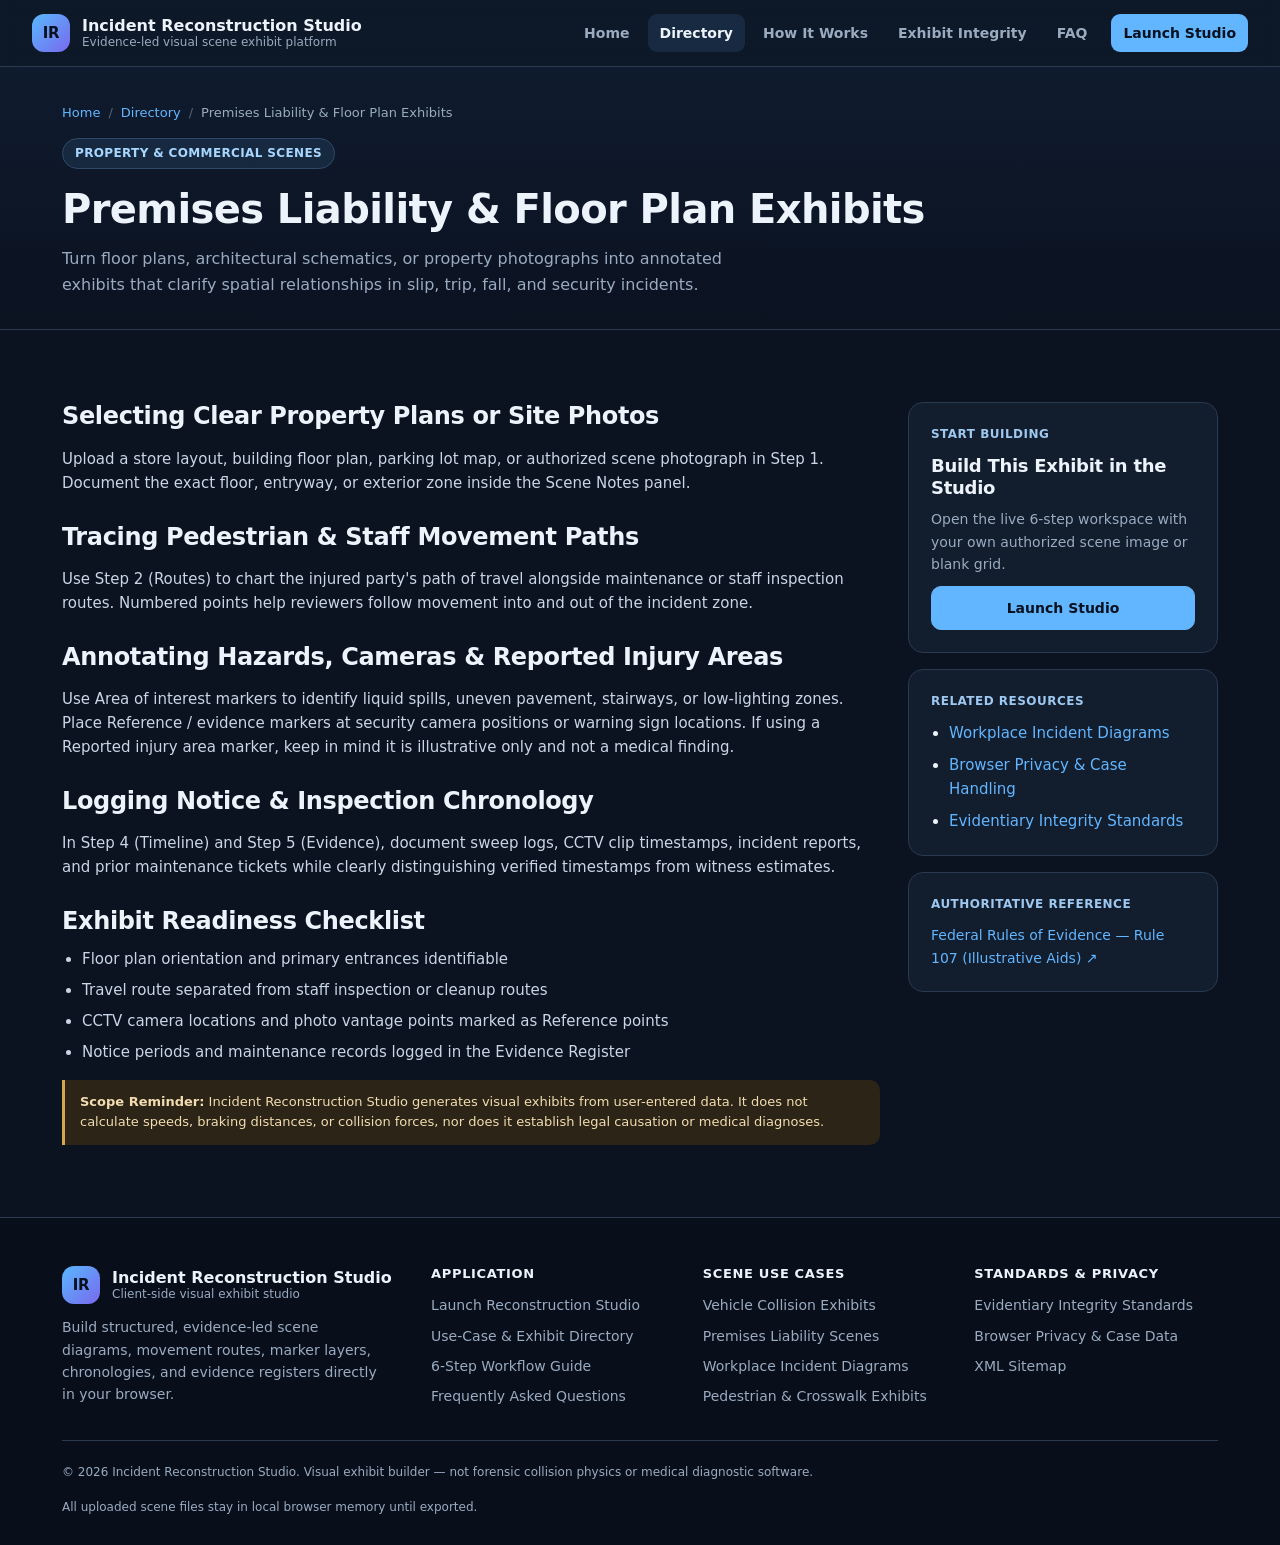
<file: incident-reconstruction-studio-github-v2/use-cases/premises-liability.html>
<!doctype html>
<html lang="en">
<head>
  <meta charset="utf-8">
  <meta name="viewport" content="width=device-width, initial-scale=1">
  <meta name="theme-color" content="#101827">
  <title>Premises Liability Scene Exhibit Builder | Incident Reconstruction Studio</title>
  <meta name="description" content="Build structured premises liability visual exhibits over floor plans or site photos. Map walkways, hazard zones, camera views, inspection timelines, and classified evidence.">
  <meta name="robots" content="index, follow">
  <link rel="canonical" href="https://clearfaultlegal.com/use-cases/premises-liability.html">
  <meta property="og:site_name" content="Incident Reconstruction Studio">
  <meta property="og:title" content="Premises Liability Scene Exhibit Builder | Incident Reconstruction Studio">
  <meta property="og:description" content="Build structured premises liability visual exhibits over floor plans or site photos. Map walkways, hazard zones, camera views, inspection timelines, and classified evidence.">
  <meta property="og:type" content="article">
  <meta property="og:url" content="https://clearfaultlegal.com/use-cases/premises-liability.html">
  <meta name="twitter:card" content="summary_large_image">
  <meta name="twitter:title" content="Premises Liability Scene Exhibit Builder | Incident Reconstruction Studio">
  <meta name="twitter:description" content="Build structured premises liability visual exhibits over floor plans or site photos. Map walkways, hazard zones, camera views, inspection timelines, and classified evidence.">
  <link rel="stylesheet" href="../assets/css/site.css">
  <script type="application/ld+json">
{
  "@context": "https://schema.org",
  "@type": "Article",
  "headline": "Premises Liability & Floor Plan Exhibits",
  "description": "Build structured premises liability visual exhibits over floor plans or site photos. Map walkways, hazard zones, camera views, inspection timelines, and classified evidence.",
  "url": "https://clearfaultlegal.com/use-cases/premises-liability.html",
  "publisher": {
    "@type": "Organization",
    "name": "Incident Reconstruction Studio"
  }
}
  </script>
  <script type="application/ld+json">
{
  "@context": "https://schema.org",
  "@type": "BreadcrumbList",
  "itemListElement": [
    {
      "@type": "ListItem",
      "position": 1,
      "name": "Home",
      "item": "https://clearfaultlegal.com/"
    },
    {
      "@type": "ListItem",
      "position": 2,
      "name": "Directory",
      "item": "https://clearfaultlegal.com/directory/index.html"
    },
    {
      "@type": "ListItem",
      "position": 3,
      "name": "Premises Liability & Floor Plan Exhibits",
      "item": "https://clearfaultlegal.com/use-cases/premises-liability.html"
    }
  ]
}
  </script>
</head>
<body>
  <a class="skip-link" href="#main-content">Skip to main content</a>
  <header class="site-header">
    <div class="header-inner">
      <a class="brand" href="../index.html">
        <div class="logo" aria-hidden="true">IR</div>
        <div>
          <span class="brand-title">Incident Reconstruction Studio</span>
          <span class="brand-sub">Evidence-led visual scene exhibit platform</span>
        </div>
      </a>
      <button type="button" class="nav-toggle" data-nav-toggle aria-expanded="false" aria-controls="primaryNav">Menu</button>
      <nav id="primaryNav" class="site-nav" data-site-nav aria-label="Primary navigation">
        <a href="../index.html">Home</a>
        <a href="../directory/index.html" aria-current="page">Directory</a>
        <a href="../guides/how-it-works.html">How It Works</a>
        <a href="../guides/exhibit-standards.html">Exhibit Integrity</a>
        <a href="../faq/index.html">FAQ</a>
        <a class="nav-cta" href="../studio/index.html">Launch Studio</a>
      </nav>
    </div>
  </header>

  <main id="main-content">
    <section class="page-hero">
      <div class="container">
        <nav class="breadcrumbs" aria-label="Breadcrumb">
          <a href="../index.html">Home</a>
          <span aria-hidden="true">/</span>
          <a href="../directory/index.html">Directory</a>
          <span aria-hidden="true">/</span>
          <span>Premises Liability & Floor Plan Exhibits</span>
        </nav>
        <span class="eyebrow">Property & Commercial Scenes</span>
        <h1>Premises Liability & Floor Plan Exhibits</h1>
        <p>Turn floor plans, architectural schematics, or property photographs into annotated exhibits that clarify spatial relationships in slip, trip, fall, and security incidents.</p>
      </div>
    </section>

    <section class="section">
      <div class="container content-layout">
        <article class="prose">
          <h2>Selecting Clear Property Plans or Site Photos</h2>
<p>Upload a store layout, building floor plan, parking lot map, or authorized scene photograph in Step 1. Document the exact floor, entryway, or exterior zone inside the Scene Notes panel.</p>
<h2>Tracing Pedestrian & Staff Movement Paths</h2>
<p>Use Step 2 (Routes) to chart the injured party's path of travel alongside maintenance or staff inspection routes. Numbered points help reviewers follow movement into and out of the incident zone.</p>
<h2>Annotating Hazards, Cameras & Reported Injury Areas</h2>
<p>Use Area of interest markers to identify liquid spills, uneven pavement, stairways, or low-lighting zones. Place Reference / evidence markers at security camera positions or warning sign locations. If using a Reported injury area marker, keep in mind it is illustrative only and not a medical finding.</p>
<h2>Logging Notice & Inspection Chronology</h2>
<p>In Step 4 (Timeline) and Step 5 (Evidence), document sweep logs, CCTV clip timestamps, incident reports, and prior maintenance tickets while clearly distinguishing verified timestamps from witness estimates.</p>
          <h2>Exhibit Readiness Checklist</h2>
          <ul>
            <li>Floor plan orientation and primary entrances identifiable</li>
<li>Travel route separated from staff inspection or cleanup routes</li>
<li>CCTV camera locations and photo vantage points marked as Reference points</li>
<li>Notice periods and maintenance records logged in the Evidence Register</li>
          </ul>
          <div class="notice">
            <strong>Scope Reminder:</strong> Incident Reconstruction Studio generates visual exhibits from user-entered data. It does not calculate speeds, braking distances, or collision forces, nor does it establish legal causation or medical diagnoses.
          </div>
        </article>

        <aside class="sticky-aside">
          <div class="card">
            <span class="card-meta">Start Building</span>
            <h3>Build This Exhibit in the Studio</h3>
            <p>Open the live 6-step workspace with your own authorized scene image or blank grid.</p>
            <a class="btn primary" href="../studio/index.html">Launch Studio</a>
          </div>
          <div class="card">
            <span class="card-meta">Related Resources</span>
            <ul style="margin:0;padding-left:18px;display:grid;gap:8px">
              <li><a href="workplace-incidents.html">Workplace Incident Diagrams</a></li>
<li><a href="../guides/privacy-security.html">Browser Privacy & Case Handling</a></li>
<li><a href="../guides/exhibit-standards.html">Evidentiary Integrity Standards</a></li>
            </ul>
          </div>
          <div class="card">
            <span class="card-meta">Authoritative Reference</span>
            <p><a href="https://www.law.cornell.edu/rules/fre/rule_107" target="_blank" rel="noopener noreferrer">Federal Rules of Evidence — Rule 107 (Illustrative Aids) &nearr;</a></p>
          </div>
        </aside>
      </div>
    </section>

  </main>

  <footer class="site-footer">
    <div class="container">
      <div class="footer-grid">
        <div class="footer-col">
          <div class="brand" style="margin-bottom:12px">
            <div class="logo" aria-hidden="true">IR</div>
            <div>
              <span class="brand-title">Incident Reconstruction Studio</span>
              <span class="brand-sub">Client-side visual exhibit studio</span>
            </div>
          </div>
          <p style="margin:0;max-width:36ch">Build structured, evidence-led scene diagrams, movement routes, marker layers, chronologies, and evidence registers directly in your browser.</p>
        </div>
        <div class="footer-col">
          <h4>Application</h4>
          <ul>
            <li><a href="../studio/index.html">Launch Reconstruction Studio</a></li>
            <li><a href="../directory/index.html">Use-Case &amp; Exhibit Directory</a></li>
            <li><a href="../guides/how-it-works.html">6-Step Workflow Guide</a></li>
            <li><a href="../faq/index.html">Frequently Asked Questions</a></li>
          </ul>
        </div>
        <div class="footer-col">
          <h4>Scene Use Cases</h4>
          <ul>
            <li><a href="../use-cases/vehicle-collisions.html">Vehicle Collision Exhibits</a></li>
            <li><a href="../use-cases/premises-liability.html">Premises Liability Scenes</a></li>
            <li><a href="../use-cases/workplace-incidents.html">Workplace Incident Diagrams</a></li>
            <li><a href="../use-cases/pedestrian-bicycle.html">Pedestrian &amp; Crosswalk Exhibits</a></li>
          </ul>
        </div>
        <div class="footer-col">
          <h4>Standards &amp; Privacy</h4>
          <ul>
            <li><a href="../guides/exhibit-standards.html">Evidentiary Integrity Standards</a></li>
            <li><a href="../guides/privacy-security.html">Browser Privacy &amp; Case Data</a></li>
            <li><a href="../sitemap.xml">XML Sitemap</a></li>
          </ul>
        </div>
      </div>
      <div class="footer-bottom">
        <span>&copy; 2026 Incident Reconstruction Studio. Visual exhibit builder — not forensic collision physics or medical diagnostic software.</span>
        <span>All uploaded scene files stay in local browser memory until exported.</span>
      </div>
    </div>
  </footer>
  <script src="../assets/js/site.js" defer></script>
</body>
</html>
</file>
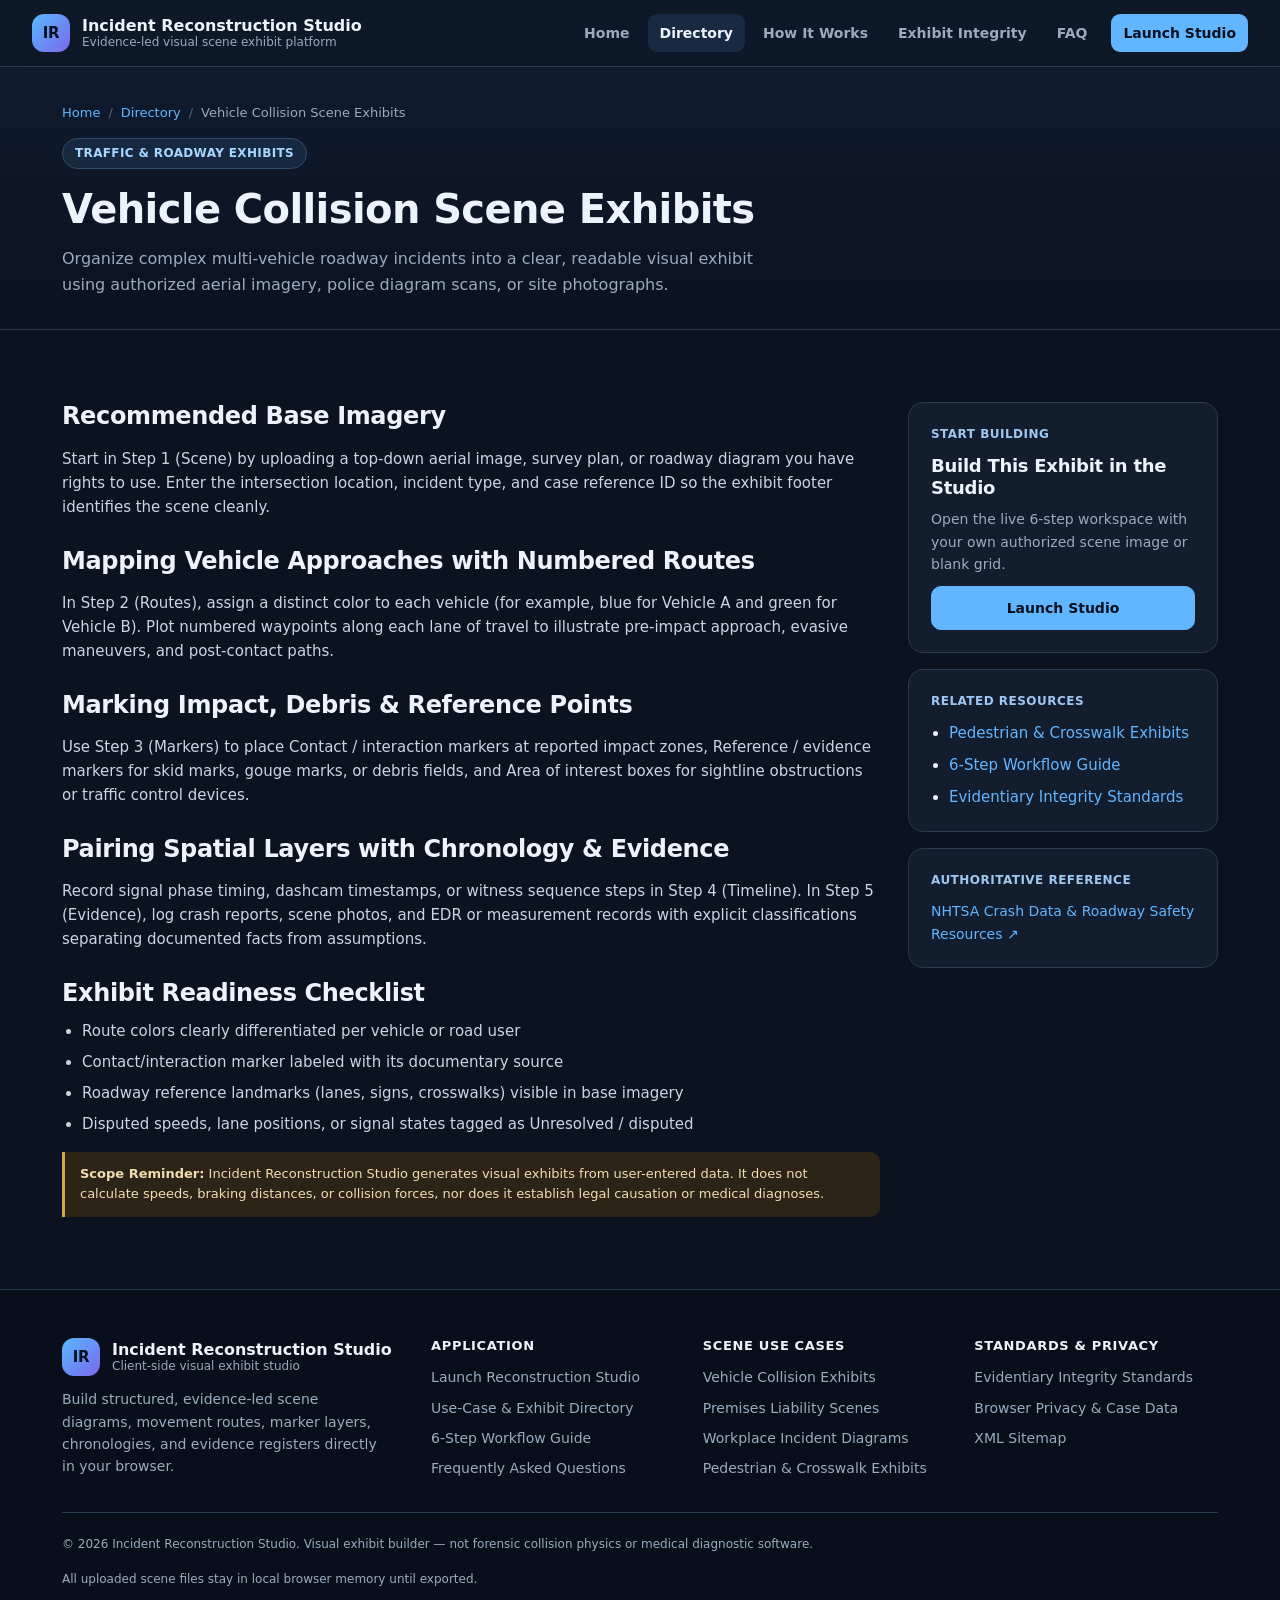
<file: incident-reconstruction-studio-github-v2/use-cases/vehicle-collisions.html>
<!doctype html>
<html lang="en">
<head>
  <meta charset="utf-8">
  <meta name="viewport" content="width=device-width, initial-scale=1">
  <meta name="theme-color" content="#101827">
  <title>Vehicle Collision Scene Exhibit Builder | Incident Reconstruction Studio</title>
  <meta name="description" content="Create clear vehicle collision scene diagrams in your browser. Overlay numbered approach routes, interaction points, signal chronologies, and classified evidence onto roadway imagery.">
  <meta name="robots" content="index, follow">
  <link rel="canonical" href="https://clearfaultlegal.com/use-cases/vehicle-collisions.html">
  <meta property="og:site_name" content="Incident Reconstruction Studio">
  <meta property="og:title" content="Vehicle Collision Scene Exhibit Builder | Incident Reconstruction Studio">
  <meta property="og:description" content="Create clear vehicle collision scene diagrams in your browser. Overlay numbered approach routes, interaction points, signal chronologies, and classified evidence onto roadway imagery.">
  <meta property="og:type" content="article">
  <meta property="og:url" content="https://clearfaultlegal.com/use-cases/vehicle-collisions.html">
  <meta name="twitter:card" content="summary_large_image">
  <meta name="twitter:title" content="Vehicle Collision Scene Exhibit Builder | Incident Reconstruction Studio">
  <meta name="twitter:description" content="Create clear vehicle collision scene diagrams in your browser. Overlay numbered approach routes, interaction points, signal chronologies, and classified evidence onto roadway imagery.">
  <link rel="stylesheet" href="../assets/css/site.css">
  <script type="application/ld+json">
{
  "@context": "https://schema.org",
  "@type": "Article",
  "headline": "Vehicle Collision Scene Exhibits",
  "description": "Create clear vehicle collision scene diagrams in your browser. Overlay numbered approach routes, interaction points, signal chronologies, and classified evidence onto roadway imagery.",
  "url": "https://clearfaultlegal.com/use-cases/vehicle-collisions.html",
  "publisher": {
    "@type": "Organization",
    "name": "Incident Reconstruction Studio"
  }
}
  </script>
  <script type="application/ld+json">
{
  "@context": "https://schema.org",
  "@type": "BreadcrumbList",
  "itemListElement": [
    {
      "@type": "ListItem",
      "position": 1,
      "name": "Home",
      "item": "https://clearfaultlegal.com/"
    },
    {
      "@type": "ListItem",
      "position": 2,
      "name": "Directory",
      "item": "https://clearfaultlegal.com/directory/index.html"
    },
    {
      "@type": "ListItem",
      "position": 3,
      "name": "Vehicle Collision Scene Exhibits",
      "item": "https://clearfaultlegal.com/use-cases/vehicle-collisions.html"
    }
  ]
}
  </script>
</head>
<body>
  <a class="skip-link" href="#main-content">Skip to main content</a>
  <header class="site-header">
    <div class="header-inner">
      <a class="brand" href="../index.html">
        <div class="logo" aria-hidden="true">IR</div>
        <div>
          <span class="brand-title">Incident Reconstruction Studio</span>
          <span class="brand-sub">Evidence-led visual scene exhibit platform</span>
        </div>
      </a>
      <button type="button" class="nav-toggle" data-nav-toggle aria-expanded="false" aria-controls="primaryNav">Menu</button>
      <nav id="primaryNav" class="site-nav" data-site-nav aria-label="Primary navigation">
        <a href="../index.html">Home</a>
        <a href="../directory/index.html" aria-current="page">Directory</a>
        <a href="../guides/how-it-works.html">How It Works</a>
        <a href="../guides/exhibit-standards.html">Exhibit Integrity</a>
        <a href="../faq/index.html">FAQ</a>
        <a class="nav-cta" href="../studio/index.html">Launch Studio</a>
      </nav>
    </div>
  </header>

  <main id="main-content">
    <section class="page-hero">
      <div class="container">
        <nav class="breadcrumbs" aria-label="Breadcrumb">
          <a href="../index.html">Home</a>
          <span aria-hidden="true">/</span>
          <a href="../directory/index.html">Directory</a>
          <span aria-hidden="true">/</span>
          <span>Vehicle Collision Scene Exhibits</span>
        </nav>
        <span class="eyebrow">Traffic & Roadway Exhibits</span>
        <h1>Vehicle Collision Scene Exhibits</h1>
        <p>Organize complex multi-vehicle roadway incidents into a clear, readable visual exhibit using authorized aerial imagery, police diagram scans, or site photographs.</p>
      </div>
    </section>

    <section class="section">
      <div class="container content-layout">
        <article class="prose">
          <h2>Recommended Base Imagery</h2>
<p>Start in Step 1 (Scene) by uploading a top-down aerial image, survey plan, or roadway diagram you have rights to use. Enter the intersection location, incident type, and case reference ID so the exhibit footer identifies the scene cleanly.</p>
<h2>Mapping Vehicle Approaches with Numbered Routes</h2>
<p>In Step 2 (Routes), assign a distinct color to each vehicle (for example, blue for Vehicle A and green for Vehicle B). Plot numbered waypoints along each lane of travel to illustrate pre-impact approach, evasive maneuvers, and post-contact paths.</p>
<h2>Marking Impact, Debris & Reference Points</h2>
<p>Use Step 3 (Markers) to place Contact / interaction markers at reported impact zones, Reference / evidence markers for skid marks, gouge marks, or debris fields, and Area of interest boxes for sightline obstructions or traffic control devices.</p>
<h2>Pairing Spatial Layers with Chronology & Evidence</h2>
<p>Record signal phase timing, dashcam timestamps, or witness sequence steps in Step 4 (Timeline). In Step 5 (Evidence), log crash reports, scene photos, and EDR or measurement records with explicit classifications separating documented facts from assumptions.</p>
          <h2>Exhibit Readiness Checklist</h2>
          <ul>
            <li>Route colors clearly differentiated per vehicle or road user</li>
<li>Contact/interaction marker labeled with its documentary source</li>
<li>Roadway reference landmarks (lanes, signs, crosswalks) visible in base imagery</li>
<li>Disputed speeds, lane positions, or signal states tagged as Unresolved / disputed</li>
          </ul>
          <div class="notice">
            <strong>Scope Reminder:</strong> Incident Reconstruction Studio generates visual exhibits from user-entered data. It does not calculate speeds, braking distances, or collision forces, nor does it establish legal causation or medical diagnoses.
          </div>
        </article>

        <aside class="sticky-aside">
          <div class="card">
            <span class="card-meta">Start Building</span>
            <h3>Build This Exhibit in the Studio</h3>
            <p>Open the live 6-step workspace with your own authorized scene image or blank grid.</p>
            <a class="btn primary" href="../studio/index.html">Launch Studio</a>
          </div>
          <div class="card">
            <span class="card-meta">Related Resources</span>
            <ul style="margin:0;padding-left:18px;display:grid;gap:8px">
              <li><a href="pedestrian-bicycle.html">Pedestrian & Crosswalk Exhibits</a></li>
<li><a href="../guides/how-it-works.html">6-Step Workflow Guide</a></li>
<li><a href="../guides/exhibit-standards.html">Evidentiary Integrity Standards</a></li>
            </ul>
          </div>
          <div class="card">
            <span class="card-meta">Authoritative Reference</span>
            <p><a href="https://www.nhtsa.gov/data" target="_blank" rel="noopener noreferrer">NHTSA Crash Data & Roadway Safety Resources &nearr;</a></p>
          </div>
        </aside>
      </div>
    </section>

  </main>

  <footer class="site-footer">
    <div class="container">
      <div class="footer-grid">
        <div class="footer-col">
          <div class="brand" style="margin-bottom:12px">
            <div class="logo" aria-hidden="true">IR</div>
            <div>
              <span class="brand-title">Incident Reconstruction Studio</span>
              <span class="brand-sub">Client-side visual exhibit studio</span>
            </div>
          </div>
          <p style="margin:0;max-width:36ch">Build structured, evidence-led scene diagrams, movement routes, marker layers, chronologies, and evidence registers directly in your browser.</p>
        </div>
        <div class="footer-col">
          <h4>Application</h4>
          <ul>
            <li><a href="../studio/index.html">Launch Reconstruction Studio</a></li>
            <li><a href="../directory/index.html">Use-Case &amp; Exhibit Directory</a></li>
            <li><a href="../guides/how-it-works.html">6-Step Workflow Guide</a></li>
            <li><a href="../faq/index.html">Frequently Asked Questions</a></li>
          </ul>
        </div>
        <div class="footer-col">
          <h4>Scene Use Cases</h4>
          <ul>
            <li><a href="../use-cases/vehicle-collisions.html">Vehicle Collision Exhibits</a></li>
            <li><a href="../use-cases/premises-liability.html">Premises Liability Scenes</a></li>
            <li><a href="../use-cases/workplace-incidents.html">Workplace Incident Diagrams</a></li>
            <li><a href="../use-cases/pedestrian-bicycle.html">Pedestrian &amp; Crosswalk Exhibits</a></li>
          </ul>
        </div>
        <div class="footer-col">
          <h4>Standards &amp; Privacy</h4>
          <ul>
            <li><a href="../guides/exhibit-standards.html">Evidentiary Integrity Standards</a></li>
            <li><a href="../guides/privacy-security.html">Browser Privacy &amp; Case Data</a></li>
            <li><a href="../sitemap.xml">XML Sitemap</a></li>
          </ul>
        </div>
      </div>
      <div class="footer-bottom">
        <span>&copy; 2026 Incident Reconstruction Studio. Visual exhibit builder — not forensic collision physics or medical diagnostic software.</span>
        <span>All uploaded scene files stay in local browser memory until exported.</span>
      </div>
    </div>
  </footer>
  <script src="../assets/js/site.js" defer></script>
</body>
</html>
</file>
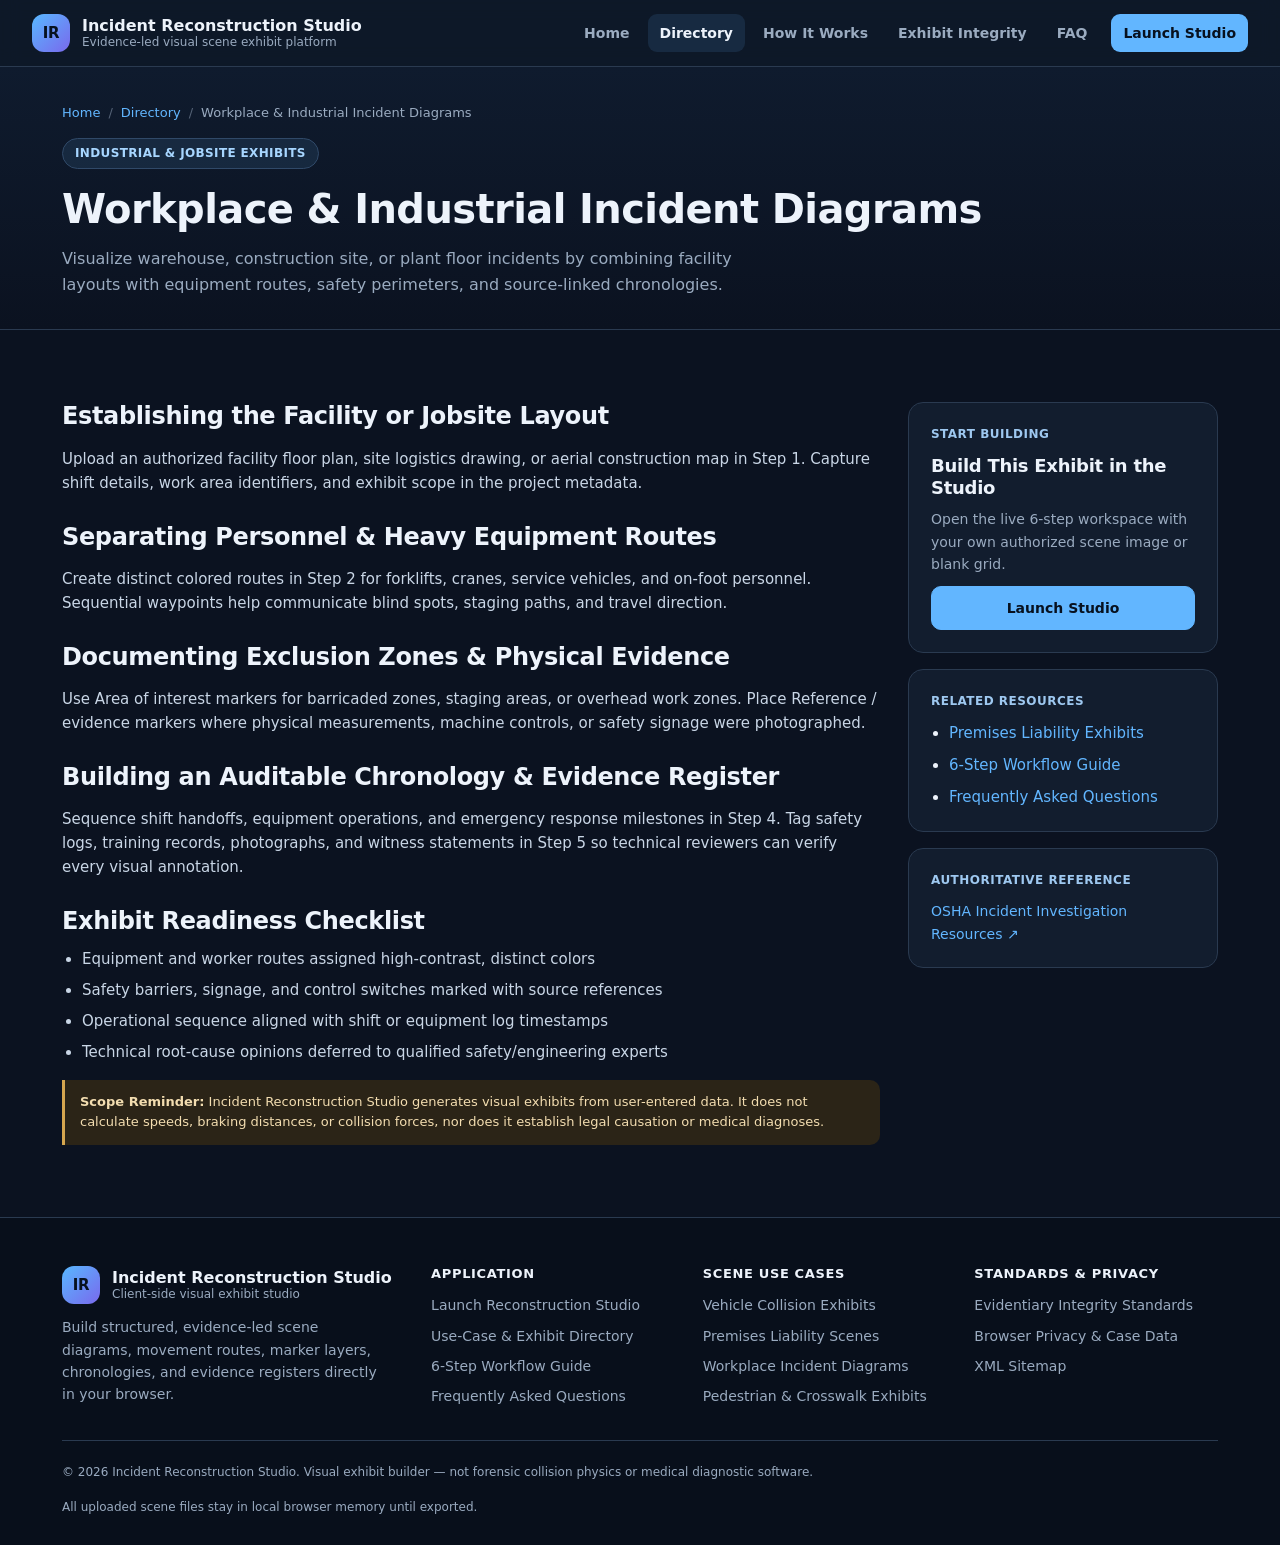
<file: incident-reconstruction-studio-github-v2/use-cases/workplace-incidents.html>
<!doctype html>
<html lang="en">
<head>
  <meta charset="utf-8">
  <meta name="viewport" content="width=device-width, initial-scale=1">
  <meta name="theme-color" content="#101827">
  <title>Workplace Incident Scene Diagram Builder | Incident Reconstruction Studio</title>
  <meta name="description" content="Assemble workplace and jobsite incident exhibits over facility plans. Map equipment routes, hazard boundaries, witness vantage points, and OSHA-aligned documentation.">
  <meta name="robots" content="index, follow">
  <link rel="canonical" href="https://clearfaultlegal.com/use-cases/workplace-incidents.html">
  <meta property="og:site_name" content="Incident Reconstruction Studio">
  <meta property="og:title" content="Workplace Incident Scene Diagram Builder | Incident Reconstruction Studio">
  <meta property="og:description" content="Assemble workplace and jobsite incident exhibits over facility plans. Map equipment routes, hazard boundaries, witness vantage points, and OSHA-aligned documentation.">
  <meta property="og:type" content="article">
  <meta property="og:url" content="https://clearfaultlegal.com/use-cases/workplace-incidents.html">
  <meta name="twitter:card" content="summary_large_image">
  <meta name="twitter:title" content="Workplace Incident Scene Diagram Builder | Incident Reconstruction Studio">
  <meta name="twitter:description" content="Assemble workplace and jobsite incident exhibits over facility plans. Map equipment routes, hazard boundaries, witness vantage points, and OSHA-aligned documentation.">
  <link rel="stylesheet" href="../assets/css/site.css">
  <script type="application/ld+json">
{
  "@context": "https://schema.org",
  "@type": "Article",
  "headline": "Workplace & Industrial Incident Diagrams",
  "description": "Assemble workplace and jobsite incident exhibits over facility plans. Map equipment routes, hazard boundaries, witness vantage points, and OSHA-aligned documentation.",
  "url": "https://clearfaultlegal.com/use-cases/workplace-incidents.html",
  "publisher": {
    "@type": "Organization",
    "name": "Incident Reconstruction Studio"
  }
}
  </script>
  <script type="application/ld+json">
{
  "@context": "https://schema.org",
  "@type": "BreadcrumbList",
  "itemListElement": [
    {
      "@type": "ListItem",
      "position": 1,
      "name": "Home",
      "item": "https://clearfaultlegal.com/"
    },
    {
      "@type": "ListItem",
      "position": 2,
      "name": "Directory",
      "item": "https://clearfaultlegal.com/directory/index.html"
    },
    {
      "@type": "ListItem",
      "position": 3,
      "name": "Workplace & Industrial Incident Diagrams",
      "item": "https://clearfaultlegal.com/use-cases/workplace-incidents.html"
    }
  ]
}
  </script>
</head>
<body>
  <a class="skip-link" href="#main-content">Skip to main content</a>
  <header class="site-header">
    <div class="header-inner">
      <a class="brand" href="../index.html">
        <div class="logo" aria-hidden="true">IR</div>
        <div>
          <span class="brand-title">Incident Reconstruction Studio</span>
          <span class="brand-sub">Evidence-led visual scene exhibit platform</span>
        </div>
      </a>
      <button type="button" class="nav-toggle" data-nav-toggle aria-expanded="false" aria-controls="primaryNav">Menu</button>
      <nav id="primaryNav" class="site-nav" data-site-nav aria-label="Primary navigation">
        <a href="../index.html">Home</a>
        <a href="../directory/index.html" aria-current="page">Directory</a>
        <a href="../guides/how-it-works.html">How It Works</a>
        <a href="../guides/exhibit-standards.html">Exhibit Integrity</a>
        <a href="../faq/index.html">FAQ</a>
        <a class="nav-cta" href="../studio/index.html">Launch Studio</a>
      </nav>
    </div>
  </header>

  <main id="main-content">
    <section class="page-hero">
      <div class="container">
        <nav class="breadcrumbs" aria-label="Breadcrumb">
          <a href="../index.html">Home</a>
          <span aria-hidden="true">/</span>
          <a href="../directory/index.html">Directory</a>
          <span aria-hidden="true">/</span>
          <span>Workplace & Industrial Incident Diagrams</span>
        </nav>
        <span class="eyebrow">Industrial & Jobsite Exhibits</span>
        <h1>Workplace & Industrial Incident Diagrams</h1>
        <p>Visualize warehouse, construction site, or plant floor incidents by combining facility layouts with equipment routes, safety perimeters, and source-linked chronologies.</p>
      </div>
    </section>

    <section class="section">
      <div class="container content-layout">
        <article class="prose">
          <h2>Establishing the Facility or Jobsite Layout</h2>
<p>Upload an authorized facility floor plan, site logistics drawing, or aerial construction map in Step 1. Capture shift details, work area identifiers, and exhibit scope in the project metadata.</p>
<h2>Separating Personnel & Heavy Equipment Routes</h2>
<p>Create distinct colored routes in Step 2 for forklifts, cranes, service vehicles, and on-foot personnel. Sequential waypoints help communicate blind spots, staging paths, and travel direction.</p>
<h2>Documenting Exclusion Zones & Physical Evidence</h2>
<p>Use Area of interest markers for barricaded zones, staging areas, or overhead work zones. Place Reference / evidence markers where physical measurements, machine controls, or safety signage were photographed.</p>
<h2>Building an Auditable Chronology & Evidence Register</h2>
<p>Sequence shift handoffs, equipment operations, and emergency response milestones in Step 4. Tag safety logs, training records, photographs, and witness statements in Step 5 so technical reviewers can verify every visual annotation.</p>
          <h2>Exhibit Readiness Checklist</h2>
          <ul>
            <li>Equipment and worker routes assigned high-contrast, distinct colors</li>
<li>Safety barriers, signage, and control switches marked with source references</li>
<li>Operational sequence aligned with shift or equipment log timestamps</li>
<li>Technical root-cause opinions deferred to qualified safety/engineering experts</li>
          </ul>
          <div class="notice">
            <strong>Scope Reminder:</strong> Incident Reconstruction Studio generates visual exhibits from user-entered data. It does not calculate speeds, braking distances, or collision forces, nor does it establish legal causation or medical diagnoses.
          </div>
        </article>

        <aside class="sticky-aside">
          <div class="card">
            <span class="card-meta">Start Building</span>
            <h3>Build This Exhibit in the Studio</h3>
            <p>Open the live 6-step workspace with your own authorized scene image or blank grid.</p>
            <a class="btn primary" href="../studio/index.html">Launch Studio</a>
          </div>
          <div class="card">
            <span class="card-meta">Related Resources</span>
            <ul style="margin:0;padding-left:18px;display:grid;gap:8px">
              <li><a href="premises-liability.html">Premises Liability Exhibits</a></li>
<li><a href="../guides/how-it-works.html">6-Step Workflow Guide</a></li>
<li><a href="../faq/index.html">Frequently Asked Questions</a></li>
            </ul>
          </div>
          <div class="card">
            <span class="card-meta">Authoritative Reference</span>
            <p><a href="https://www.osha.gov/incident-investigation" target="_blank" rel="noopener noreferrer">OSHA Incident Investigation Resources &nearr;</a></p>
          </div>
        </aside>
      </div>
    </section>

  </main>

  <footer class="site-footer">
    <div class="container">
      <div class="footer-grid">
        <div class="footer-col">
          <div class="brand" style="margin-bottom:12px">
            <div class="logo" aria-hidden="true">IR</div>
            <div>
              <span class="brand-title">Incident Reconstruction Studio</span>
              <span class="brand-sub">Client-side visual exhibit studio</span>
            </div>
          </div>
          <p style="margin:0;max-width:36ch">Build structured, evidence-led scene diagrams, movement routes, marker layers, chronologies, and evidence registers directly in your browser.</p>
        </div>
        <div class="footer-col">
          <h4>Application</h4>
          <ul>
            <li><a href="../studio/index.html">Launch Reconstruction Studio</a></li>
            <li><a href="../directory/index.html">Use-Case &amp; Exhibit Directory</a></li>
            <li><a href="../guides/how-it-works.html">6-Step Workflow Guide</a></li>
            <li><a href="../faq/index.html">Frequently Asked Questions</a></li>
          </ul>
        </div>
        <div class="footer-col">
          <h4>Scene Use Cases</h4>
          <ul>
            <li><a href="../use-cases/vehicle-collisions.html">Vehicle Collision Exhibits</a></li>
            <li><a href="../use-cases/premises-liability.html">Premises Liability Scenes</a></li>
            <li><a href="../use-cases/workplace-incidents.html">Workplace Incident Diagrams</a></li>
            <li><a href="../use-cases/pedestrian-bicycle.html">Pedestrian &amp; Crosswalk Exhibits</a></li>
          </ul>
        </div>
        <div class="footer-col">
          <h4>Standards &amp; Privacy</h4>
          <ul>
            <li><a href="../guides/exhibit-standards.html">Evidentiary Integrity Standards</a></li>
            <li><a href="../guides/privacy-security.html">Browser Privacy &amp; Case Data</a></li>
            <li><a href="../sitemap.xml">XML Sitemap</a></li>
          </ul>
        </div>
      </div>
      <div class="footer-bottom">
        <span>&copy; 2026 Incident Reconstruction Studio. Visual exhibit builder — not forensic collision physics or medical diagnostic software.</span>
        <span>All uploaded scene files stay in local browser memory until exported.</span>
      </div>
    </div>
  </footer>
  <script src="../assets/js/site.js" defer></script>
</body>
</html>
</file>
<file: incident-reconstruction-studio-github-v2/assets/css/site.css>
/* Incident Reconstruction Studio — Shared Design System */
:root {
  --bg: #0b1220;
  --bg-elevated: #0e1929;
  --panel: #121d2e;
  --panel2: #172438;
  --line: #2a3a50;
  --line-strong: #3c5474;
  --text: #edf3fb;
  --muted: #9aabc0;
  --accent: #62b6ff;
  --accent-strong: #84c7ff;
  --accent-alt: #7969ed;
  --danger: #ff7272;
  --good: #75d6b0;
  --warn: #d5a64f;
  --warn-bg: #2b2417;
  --warn-text: #f3ddb0;
  --radius: 15px;
  --radius-sm: 10px;
  --shadow: 0 18px 40px rgba(3, 8, 16, 0.45);
  --max: 1220px;
}

*, *::before, *::after { box-sizing: border-box; }

html { scroll-behavior: smooth; }

body {
  margin: 0;
  background: var(--bg);
  color: var(--text);
  font: 15px/1.6 system-ui, -apple-system, "Segoe UI", Roboto, Helvetica, Arial, sans-serif;
  -webkit-font-smoothing: antialiased;
}

a {
  color: var(--accent);
  text-decoration: none;
  transition: color 0.15s ease, border-color 0.15s ease, background 0.15s ease;
}

a:hover { color: var(--accent-strong); }

img { max-width: 100%; height: auto; }

button, input, select, textarea { font: inherit; }
button { cursor: pointer; }

.container {
  max-width: var(--max);
  margin: 0 auto;
  padding: 0 clamp(16px, 3vw, 32px);
}

.skip-link {
  position: absolute;
  left: -999px;
  top: 0;
  background: var(--accent);
  color: #07111f;
  padding: 10px 16px;
  font-weight: 700;
  z-index: 100;
}
.skip-link:focus { left: 12px; top: 12px; border-radius: 8px; }

/* Header & Navigation */
.site-header {
  position: sticky;
  top: 0;
  z-index: 40;
  background: rgba(14, 25, 41, 0.94);
  backdrop-filter: blur(10px);
  border-bottom: 1px solid var(--line);
}

.header-inner {
  max-width: 1500px;
  margin: 0 auto;
  padding: 14px clamp(14px, 3vw, 32px);
  display: flex;
  align-items: center;
  justify-content: space-between;
  gap: 18px;
}

.brand {
  display: flex;
  align-items: center;
  gap: 12px;
  color: var(--text);
  text-decoration: none;
  flex-shrink: 0;
}
.brand:hover { color: var(--text); }

.logo {
  width: 38px;
  height: 38px;
  border-radius: 12px;
  background: linear-gradient(135deg, #58b8ff, #7969ed);
  display: grid;
  place-items: center;
  font-weight: 900;
  font-size: 15px;
  color: #07111f;
  letter-spacing: -0.02em;
  flex-shrink: 0;
}

.brand-title {
  font-size: 16px;
  font-weight: 750;
  line-height: 1.2;
  display: block;
}

.brand-sub {
  display: block;
  color: var(--muted);
  font-size: 12px;
  line-height: 1.25;
}

.nav-toggle {
  display: none;
  border: 1px solid var(--line);
  background: var(--panel2);
  color: var(--text);
  border-radius: 10px;
  padding: 8px 12px;
  font-size: 14px;
  font-weight: 600;
}

.site-nav {
  display: flex;
  align-items: center;
  gap: 6px;
  flex-wrap: wrap;
}

.site-nav a {
  color: var(--muted);
  padding: 8px 12px;
  border-radius: 9px;
  font-size: 14px;
  font-weight: 550;
}

.site-nav a:hover,
.site-nav a[aria-current="page"] {
  color: var(--text);
  background: rgba(98, 182, 255, 0.12);
}

.site-nav a.nav-cta {
  background: var(--accent);
  color: #07111f;
  font-weight: 700;
  margin-left: 6px;
}

.site-nav a.nav-cta:hover {
  background: var(--accent-strong);
  color: #07111f;
}

/* Buttons */
.btn {
  display: inline-flex;
  align-items: center;
  justify-content: center;
  gap: 8px;
  border: 1px solid var(--line);
  border-radius: 10px;
  padding: 10px 16px;
  background: var(--panel2);
  color: var(--text);
  font-weight: 600;
  font-size: 14px;
  text-decoration: none;
  transition: background 0.15s ease, border-color 0.15s ease, transform 0.12s ease;
}

.btn:hover {
  border-color: var(--line-strong);
  background: #1d2e47;
  color: var(--text);
}

.btn.primary {
  background: var(--accent);
  border-color: var(--accent);
  color: #07111f;
  font-weight: 750;
}

.btn.primary:hover {
  background: var(--accent-strong);
  border-color: var(--accent-strong);
  color: #07111f;
}

.btn.ghost {
  background: transparent;
}

.btn.danger {
  border-color: #743f4a;
  color: #ffb4b4;
}
.btn.danger:hover {
  background: #361b23;
  border-color: #a95263;
}

.btn.lg {
  padding: 13px 22px;
  font-size: 15px;
  border-radius: 12px;
}

.btn:disabled {
  opacity: 0.45;
  cursor: not-allowed;
}

/* Typography & Layout Primitives */
.eyebrow {
  display: inline-flex;
  align-items: center;
  gap: 8px;
  padding: 5px 12px;
  border-radius: 999px;
  border: 1px solid #304968;
  background: rgba(98, 182, 255, 0.1);
  color: #a7d6ff;
  font-size: 12px;
  font-weight: 650;
  letter-spacing: 0.03em;
  text-transform: uppercase;
  margin-bottom: 16px;
}

h1, h2, h3, h4 {
  color: var(--text);
  line-height: 1.22;
  letter-spacing: -0.015em;
  margin-top: 0;
}

.hero {
  padding: clamp(44px, 7vw, 84px) 0 clamp(36px, 5vw, 64px);
  border-bottom: 1px solid var(--line);
  background:
    radial-gradient(900px 420px at 80% -10%, rgba(98, 182, 255, 0.14), transparent 70%),
    radial-gradient(650px 360px at 10% 10%, rgba(121, 105, 237, 0.12), transparent 65%),
    var(--bg);
}

.hero-grid {
  display: grid;
  grid-template-columns: minmax(0, 1.1fr) minmax(0, 0.9fr);
  gap: clamp(24px, 4vw, 48px);
  align-items: center;
}

.hero h1 {
  font-size: clamp(30px, 4.4vw, 48px);
  margin-bottom: 16px;
}

.hero-lead {
  font-size: clamp(16px, 1.5vw, 18px);
  color: var(--muted);
  max-width: 58ch;
  margin: 0 0 26px;
}

.cta-row {
  display: flex;
  flex-wrap: wrap;
  gap: 12px;
  align-items: center;
}

.pill-list {
  display: flex;
  flex-wrap: wrap;
  gap: 8px;
  margin-top: 22px;
  padding: 0;
  list-style: none;
}

.pill-list li {
  font-size: 12px;
  color: var(--muted);
  background: var(--panel);
  border: 1px solid var(--line);
  border-radius: 999px;
  padding: 5px 11px;
}

/* Interactive Schematic Preview on Hero */
.studio-preview {
  background: var(--panel);
  border: 1px solid var(--line-strong);
  border-radius: 18px;
  box-shadow: var(--shadow);
  overflow: hidden;
}

.preview-bar {
  display: flex;
  align-items: center;
  justify-content: space-between;
  padding: 11px 16px;
  background: var(--bg-elevated);
  border-bottom: 1px solid var(--line);
  font-size: 12px;
  color: var(--muted);
}

.preview-dots {
  display: flex;
  gap: 6px;
}
.preview-dots span {
  width: 9px;
  height: 9px;
  border-radius: 50%;
  background: #2e425e;
}

.preview-body {
  padding: 16px;
}

.preview-tabs {
  display: flex;
  gap: 6px;
  flex-wrap: wrap;
  margin-bottom: 12px;
}

.preview-tabs span {
  font-size: 11px;
  padding: 4px 9px;
  border-radius: 7px;
  border: 1px solid var(--line);
  color: var(--muted);
  background: var(--bg-elevated);
}

.preview-tabs span.active {
  background: #1c3551;
  border-color: #477eae;
  color: #fff;
}

.preview-svg-wrap {
  background: #f4f6f8;
  border-radius: 11px;
  border: 1px solid var(--line);
  overflow: hidden;
}

.preview-caption {
  margin-top: 10px;
  font-size: 12px;
  color: var(--muted);
  display: flex;
  justify-content: space-between;
  gap: 10px;
  flex-wrap: wrap;
}

/* Sections & Cards */
.section {
  padding: clamp(42px, 6vw, 72px) 0;
  border-bottom: 1px solid var(--line);
}

.section.alt {
  background: #0d1626;
}

.section-header {
  max-width: 72ch;
  margin-bottom: 30px;
}

.section-header h2 {
  font-size: clamp(23px, 3vw, 32px);
  margin-bottom: 10px;
}

.section-header p {
  margin: 0;
  color: var(--muted);
}

.grid-2 {
  display: grid;
  grid-template-columns: repeat(2, minmax(0, 1fr));
  gap: 18px;
}

.grid-3 {
  display: grid;
  grid-template-columns: repeat(3, minmax(0, 1fr));
  gap: 18px;
}

.grid-4 {
  display: grid;
  grid-template-columns: repeat(4, minmax(0, 1fr));
  gap: 16px;
}

.card {
  background: var(--panel);
  border: 1px solid var(--line);
  border-radius: var(--radius);
  padding: 22px;
  display: flex;
  flex-direction: column;
  gap: 10px;
}

.card.interactive {
  transition: border-color 0.16s ease, transform 0.16s ease;
}
.card.interactive:hover {
  border-color: var(--accent);
  transform: translateY(-2px);
}

.card h3 {
  font-size: 18px;
  margin: 0;
}

.card p {
  margin: 0;
  color: var(--muted);
  font-size: 14px;
}

.card-meta {
  font-size: 12px;
  color: #9ec8f0;
  font-weight: 650;
  text-transform: uppercase;
  letter-spacing: 0.04em;
}

.card-link {
  margin-top: auto;
  padding-top: 8px;
  font-size: 14px;
  font-weight: 650;
  display: inline-flex;
  align-items: center;
  gap: 6px;
}

.step-badge {
  width: 32px;
  height: 32px;
  border-radius: 9px;
  background: #1c3551;
  border: 1px solid #477eae;
  color: #a9d8ff;
  display: grid;
  place-items: center;
  font-weight: 800;
  font-size: 14px;
}

/* Breadcrumbs & Page Headers */
.page-hero {
  padding: 36px 0 32px;
  border-bottom: 1px solid var(--line);
  background: linear-gradient(180deg, #0f1b2e 0%, var(--bg) 100%);
}

.breadcrumbs {
  display: flex;
  flex-wrap: wrap;
  gap: 8px;
  align-items: center;
  font-size: 13px;
  color: var(--muted);
  margin-bottom: 14px;
}

.breadcrumbs span[aria-hidden="true"] { opacity: 0.5; }

.page-hero h1 {
  font-size: clamp(26px, 3.6vw, 40px);
  margin-bottom: 12px;
}

.page-hero p {
  color: var(--muted);
  max-width: 70ch;
  margin: 0;
  font-size: 16px;
}

/* Directory Search & Filters */
.directory-controls {
  display: flex;
  flex-wrap: wrap;
  gap: 12px;
  align-items: center;
  justify-content: space-between;
  margin-bottom: 24px;
  background: var(--panel);
  border: 1px solid var(--line);
  border-radius: var(--radius);
  padding: 14px 16px;
}

.search-box {
  flex: 1 1 260px;
}

.search-box input {
  width: 100%;
  border: 1px solid var(--line);
  background: #0b1625;
  color: var(--text);
  border-radius: 9px;
  padding: 10px 13px;
}

.filter-chips {
  display: flex;
  flex-wrap: wrap;
  gap: 8px;
}

.chip {
  border: 1px solid var(--line);
  background: var(--bg-elevated);
  color: var(--muted);
  border-radius: 999px;
  padding: 7px 13px;
  font-size: 13px;
  font-weight: 600;
}

.chip.active,
.chip:hover {
  background: #1c3551;
  border-color: #477eae;
  color: #fff;
}

/* Notice / Callout Boxes */
.notice {
  border-left: 3px solid var(--warn);
  padding: 12px 15px;
  background: var(--warn-bg);
  color: var(--warn-text);
  border-radius: 0 10px 10px 0;
  font-size: 13px;
}

.info-box {
  border-left: 3px solid var(--accent);
  padding: 14px 16px;
  background: #102137;
  color: #cfe6ff;
  border-radius: 0 10px 10px 0;
  font-size: 14px;
}

/* Article / Guide Content Layout */
.content-layout {
  display: grid;
  grid-template-columns: minmax(0, 1fr) 310px;
  gap: 28px;
  align-items: start;
}

.prose h2 {
  font-size: 24px;
  margin: 28px 0 10px;
}
.prose h2:first-child { margin-top: 0; }
.prose h3 {
  font-size: 18px;
  margin: 22px 0 8px;
}
.prose p, .prose li {
  color: #c9d6e6;
}
.prose ul, .prose ol {
  padding-left: 20px;
  margin: 0 0 16px;
}
.prose li { margin-bottom: 7px; }

.sticky-aside {
  position: sticky;
  top: 86px;
  display: grid;
  gap: 16px;
}

/* Tables */
.table-wrap {
  overflow-x: auto;
  border: 1px solid var(--line);
  border-radius: var(--radius-sm);
  background: var(--panel);
}

table {
  width: 100%;
  border-collapse: collapse;
  font-size: 14px;
}

th, td {
  text-align: left;
  padding: 12px 14px;
  border-bottom: 1px solid var(--line);
}

th {
  background: var(--bg-elevated);
  color: var(--text);
  font-weight: 650;
}

tr:last-child td { border-bottom: none; }

/* FAQ Accordion */
.faq-list {
  display: grid;
  gap: 12px;
}

details.faq-item {
  background: var(--panel);
  border: 1px solid var(--line);
  border-radius: 12px;
  padding: 16px 18px;
}

details.faq-item summary {
  font-weight: 700;
  font-size: 16px;
  cursor: pointer;
  list-style: none;
  display: flex;
  justify-content: space-between;
  align-items: center;
  gap: 12px;
}

details.faq-item summary::after {
  content: "+";
  font-size: 20px;
  color: var(--accent);
  font-weight: 500;
}

details.faq-item[open] summary::after {
  content: "−";
}

details.faq-item p {
  margin: 12px 0 0;
  color: var(--muted);
}

/* CTA Banner */
.cta-banner {
  background: linear-gradient(135deg, #13263f 0%, #192445 100%);
  border: 1px solid #35567e;
  border-radius: 18px;
  padding: clamp(24px, 4vw, 38px);
  display: flex;
  align-items: center;
  justify-content: space-between;
  gap: 24px;
  flex-wrap: wrap;
}

.cta-banner h2 {
  margin: 0 0 8px;
  font-size: clamp(21px, 2.5vw, 28px);
}

.cta-banner p {
  margin: 0;
  color: #bed2e9;
  max-width: 60ch;
}

/* Footer */
.site-footer {
  background: #080f1b;
  padding: 48px 0 28px;
  font-size: 14px;
  color: var(--muted);
}

.footer-grid {
  display: grid;
  grid-template-columns: 1.4fr 1fr 1fr 1fr;
  gap: 28px;
  padding-bottom: 32px;
  border-bottom: 1px solid var(--line);
}

.footer-col h4 {
  font-size: 13px;
  text-transform: uppercase;
  letter-spacing: 0.05em;
  color: var(--text);
  margin: 0 0 12px;
}

.footer-col ul {
  list-style: none;
  padding: 0;
  margin: 0;
  display: grid;
  gap: 8px;
}

.footer-col a {
  color: var(--muted);
  font-size: 14px;
}

.footer-col a:hover { color: var(--accent); }

.footer-bottom {
  padding-top: 22px;
  display: flex;
  justify-content: space-between;
  gap: 16px;
  flex-wrap: wrap;
  font-size: 12px;
}

.hidden { display: none !important; }

/* Responsive Breakpoints */
@media (max-width: 980px) {
  .hero-grid,
  .content-layout,
  .footer-grid {
    grid-template-columns: 1fr;
  }
  .sticky-aside { position: static; }
  .grid-4 { grid-template-columns: repeat(2, minmax(0, 1fr)); }
  .grid-3 { grid-template-columns: repeat(2, minmax(0, 1fr)); }
}

@media (max-width: 780px) {
  .nav-toggle { display: inline-flex; }
  .site-nav {
    display: none;
    position: absolute;
    left: 0;
    right: 0;
    top: 100%;
    background: #0e1929;
    border-bottom: 1px solid var(--line);
    padding: 14px 18px 18px;
    flex-direction: column;
    align-items: stretch;
  }
  .site-nav.open { display: flex; }
  .site-nav a.nav-cta { margin-left: 0; text-align: center; }
}

@media (max-width: 620px) {
  .grid-2, .grid-3, .grid-4 { grid-template-columns: 1fr; }
}
</file>
<file: incident-reconstruction-studio-github-v2/assets/css/studio.css>
/* Incident Reconstruction Studio — Interactive Workspace Styles */
.studio-toolbar {
  background: #0f1b2d;
  border-bottom: 1px solid var(--line);
  padding: 12px clamp(14px, 3vw, 32px);
}

.studio-toolbar-inner {
  max-width: 1500px;
  margin: 0 auto;
  display: flex;
  align-items: center;
  justify-content: space-between;
  gap: 14px;
  flex-wrap: wrap;
}

.studio-title-bar {
  display: flex;
  align-items: center;
  gap: 10px;
  flex-wrap: wrap;
}

.studio-title-bar h1 {
  font-size: 18px;
  margin: 0;
}

.status-pill {
  font-size: 12px;
  padding: 4px 10px;
  border-radius: 999px;
  background: #142a44;
  border: 1px solid #355f8c;
  color: #a9d8ff;
  font-weight: 600;
}

.header-actions {
  display: flex;
  gap: 8px;
  flex-wrap: wrap;
}

.app {
  max-width: 1500px;
  margin: auto;
  padding: 18px clamp(12px, 2vw, 28px) 44px;
}

.workspace {
  display: grid;
  grid-template-columns: minmax(0, 1fr) 360px;
  gap: 16px;
  align-items: start;
}

.tabs {
  display: flex;
  gap: 7px;
  overflow: auto;
  margin-bottom: 14px;
  padding-bottom: 3px;
}

.tab {
  white-space: nowrap;
  border: 1px solid var(--line);
  background: var(--panel);
  color: var(--muted);
  border-radius: 11px;
  padding: 10px 14px;
  font-weight: 600;
}

.tab.active {
  background: #1c3551;
  border-color: #477eae;
  color: #ffffff;
}

.panel {
  background: var(--panel);
  border: 1px solid var(--line);
  border-radius: var(--radius);
  padding: 16px;
  margin-bottom: 14px;
  min-width: 0;
}

.panel h2, .panel h3 {
  margin: 0 0 12px;
}
.panel h2 { font-size: 17px; }
.panel h3 { font-size: 14px; }

.muted { color: var(--muted); }
.small { font-size: 12px; color: var(--muted); }

.field {
  display: grid;
  gap: 5px;
  margin-bottom: 11px;
}

.field label {
  font-size: 12px;
  color: var(--muted);
  font-weight: 650;
}

.field input,
.field select,
.field textarea,
.inline-input {
  width: 100%;
  border: 1px solid var(--line);
  background: #0b1625;
  color: var(--text);
  border-radius: 9px;
  padding: 10px;
  min-width: 0;
}

.field input[type="color"] {
  height: 42px;
  padding: 4px 6px;
}

.field textarea {
  min-height: 76px;
  resize: vertical;
}

.grid2 {
  display: grid;
  grid-template-columns: 1fr 1fr;
  gap: 10px;
}

.btn-row {
  display: flex;
  flex-wrap: wrap;
  gap: 8px;
  align-items: center;
}

.btn.active-mode {
  background: #1e4d3e;
  border-color: #75d6b0;
  color: #e9fff5;
}

.canvas-wrap {
  background: #08111e;
  border: 1px solid var(--line);
  border-radius: 13px;
  overflow: hidden;
  position: relative;
}

.canvas-top {
  padding: 10px 12px;
  display: flex;
  justify-content: space-between;
  gap: 10px;
  align-items: center;
  flex-wrap: wrap;
  border-bottom: 1px solid var(--line);
}

.canvas-controls {
  display: flex;
  gap: 6px;
  align-items: center;
  flex-wrap: wrap;
}

.canvas-viewport {
  overflow: auto;
  max-height: 72vh;
  background: #0b1320;
}

canvas#sceneCanvas {
  display: block;
  width: 100%;
  height: auto;
  touch-action: manipulation;
  cursor: default;
  transform-origin: top left;
}

canvas#sceneCanvas.placing {
  cursor: crosshair;
}

.canvas-hint {
  padding: 8px 12px;
  border-top: 1px solid var(--line);
  font-size: 12px;
  color: var(--muted);
  display: flex;
  justify-content: space-between;
  gap: 10px;
  flex-wrap: wrap;
}

.side {
  position: sticky;
  top: 84px;
}

.list {
  display: grid;
  gap: 8px;
}

.item {
  border: 1px solid var(--line);
  background: #0e1929;
  border-radius: 10px;
  padding: 10px;
  display: flex;
  justify-content: space-between;
  gap: 8px;
  align-items: flex-start;
}

.item.selected {
  border-color: var(--accent);
  background: #13253c;
}

.item-body {
  min-width: 0;
  flex: 1;
}

.item strong {
  font-size: 13px;
  display: block;
  word-break: break-word;
}

.item small {
  color: var(--muted);
  display: block;
  word-break: break-word;
}

.item-actions {
  display: flex;
  gap: 5px;
  flex-shrink: 0;
}

.mini {
  padding: 5px 8px;
  font-size: 12px;
  border-radius: 7px;
}

.swatch {
  width: 10px;
  height: 10px;
  border-radius: 50%;
  display: inline-block;
  margin-right: 6px;
  vertical-align: middle;
}

.empty {
  padding: 18px;
  text-align: center;
  color: var(--muted);
  border: 1px dashed var(--line);
  border-radius: 10px;
  font-size: 13px;
}

/* Modular Export / Payment Gate Modal */
.gate-backdrop {
  position: fixed;
  inset: 0;
  background: rgba(5, 10, 19, 0.78);
  backdrop-filter: blur(4px);
  display: grid;
  place-items: center;
  padding: 18px;
  z-index: 100;
}

.gate-modal {
  width: min(560px, 100%);
  background: var(--panel);
  border: 1px solid var(--line-strong);
  border-radius: 18px;
  box-shadow: var(--shadow);
  padding: 24px;
}

.gate-header {
  display: flex;
  justify-content: space-between;
  align-items: flex-start;
  gap: 12px;
  margin-bottom: 14px;
}

.gate-header h2 {
  font-size: 20px;
  margin: 0;
}

.gate-summary {
  display: grid;
  grid-template-columns: repeat(2, minmax(0, 1fr));
  gap: 10px;
  margin: 16px 0;
}

.gate-stat {
  background: var(--bg-elevated);
  border: 1px solid var(--line);
  border-radius: 10px;
  padding: 10px 12px;
}

.gate-stat span {
  display: block;
  font-size: 11px;
  color: var(--muted);
  text-transform: uppercase;
  letter-spacing: 0.04em;
}

.gate-stat strong {
  font-size: 16px;
}

.gate-actions {
  display: flex;
  justify-content: flex-end;
  gap: 10px;
  flex-wrap: wrap;
  margin-top: 18px;
}

@media (max-width: 980px) {
  .workspace { grid-template-columns: 1fr; }
  .side { position: static; }
  .side-grid { display: grid; grid-template-columns: 1fr 1fr; gap: 12px; }
}

@media (max-width: 600px) {
  .app { padding-top: 12px; }
  .panel { padding: 12px; }
  .grid2, .side-grid, .gate-summary { grid-template-columns: 1fr; }
  .tab { padding: 9px 11px; font-size: 13px; }
}
</file>
